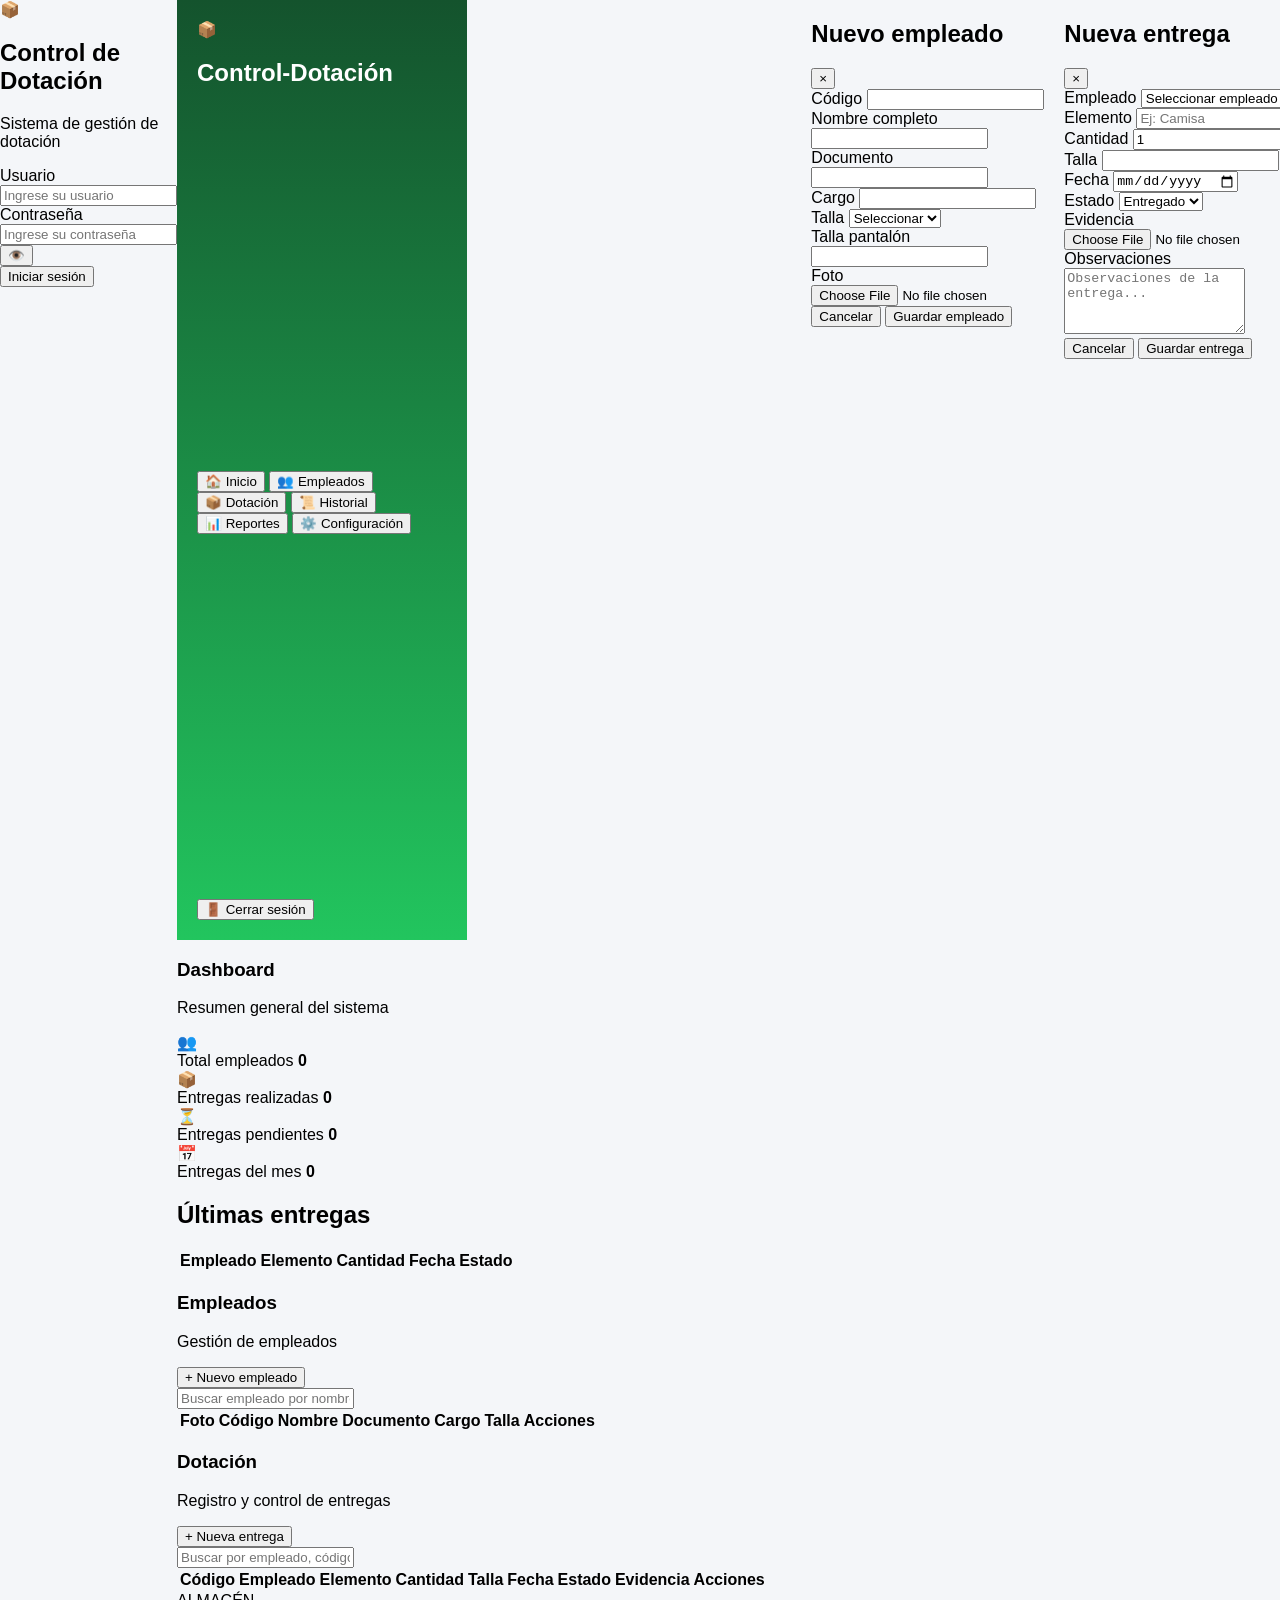
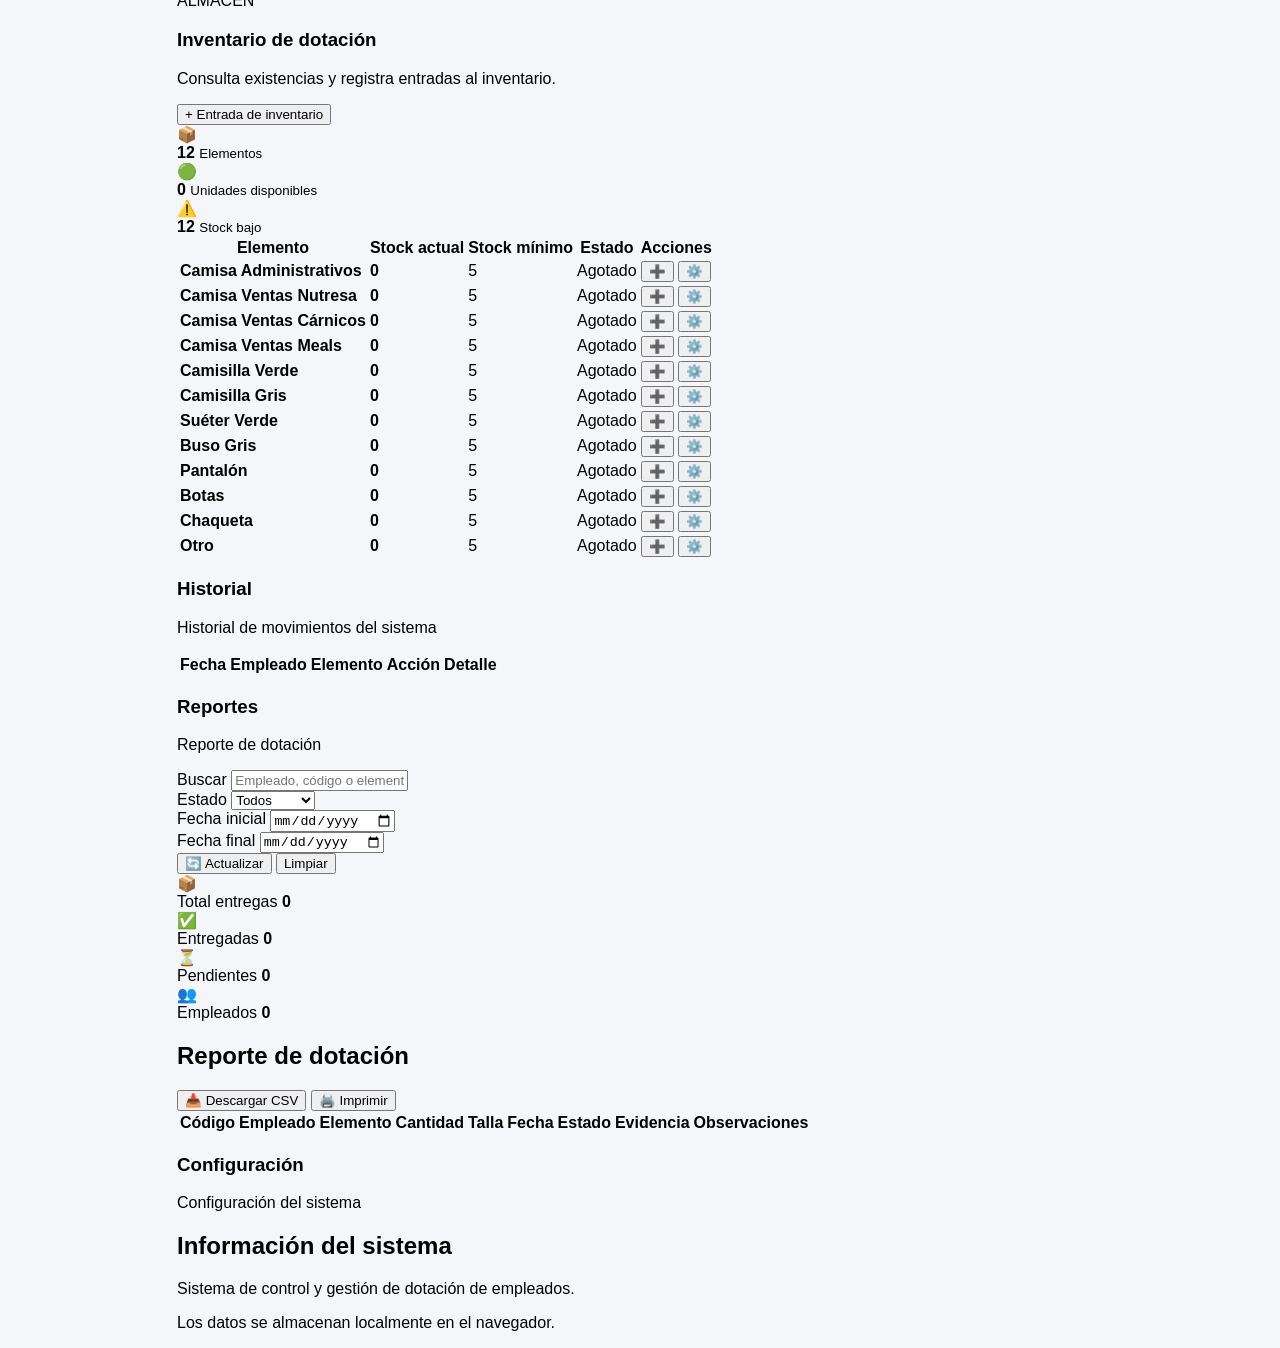
<file: index copy 2.html>
<!DOCTYPE html>
<html lang="es">
<head>
    <meta charset="UTF-8">
    <meta name="viewport" content="width=device-width, initial-scale=1.0">
    <title>Control de Dotación</title>
    <link rel="stylesheet" href="estilos.css">
</head>

<body>

    <!-- LOGIN -->
    <section id="pantallaLogin" class="pantalla-login">
        <div class="login-card">
            <div class="login-icon">📦</div>

            <h1>Control de Dotación</h1>
            <p class="login-subtitle">Sistema de gestión de dotación</p>

            <form id="loginForm">

                <div class="form-group">
                    <label for="usuario">Usuario</label>
                    <input
                        type="text"
                        id="usuario"
                        placeholder="Ingrese su usuario"
                        autocomplete="username"
                        required
                    >
                </div>

                <div class="form-group">
                    <label for="password">Contraseña</label>

                    <div class="password-container">
                        <input
                            type="password"
                            id="password"
                            placeholder="Ingrese su contraseña"
                            autocomplete="current-password"
                            required
                        >

                        <button
                            type="button"
                            id="mostrarPassword"
                            class="password-button"
                        >
                            👁️
                        </button>
                    </div>
                </div>

                <button type="submit" class="btn-login">
                    Iniciar sesión
                </button>

                <p id="mensaje" class="mensaje"></p>

            </form>
        </div>
    </section>


    <!-- DASHBOARD -->
    <section id="dashboard" class="dashboard oculto">

        <!-- BARRA LATERAL -->
        <aside class="sidebar">

            <div class="sidebar-header">
                <div class="logo">📦</div>
                <h2>Control-Dotación</h2>
            </div>

            <nav class="menu">

                <button class="menu-item activo" data-seccion="inicio">
                    🏠 Inicio
                </button>

                <button class="menu-item" data-seccion="empleados">
                    👥 Empleados
                </button>

                <button class="menu-item" data-seccion="dotacion">
                    📦 Dotación
                </button>

                <button class="menu-item" data-seccion="historial">
                    📜 Historial
                </button>

                <button class="menu-item" data-seccion="reportes">
                    📊 Reportes
                </button>

                <button class="menu-item" data-seccion="configuracion">
                    ⚙️ Configuración
                </button>

            </nav>

            <div class="sidebar-footer">
                <button id="cerrarSesion" class="btn-logout">
                    🚪 Cerrar sesión
                </button>
            </div>

        </aside>


        <!-- CONTENIDO PRINCIPAL -->
        <main class="contenido">

            <!-- INICIO -->
            <section id="seccion-inicio" class="seccion activa">

                <div class="encabezado-seccion">
                    <div>
                        <h1>Dashboard</h1>
                        <p>Resumen general del sistema</p>
                    </div>
                </div>


                <div class="tarjetas-resumen">

                    <div class="tarjeta">
                        <div class="tarjeta-icono">👥</div>
                        <div>
                            <span>Total empleados</span>
                            <strong id="totalEmpleados">0</strong>
                        </div>
                    </div>

                    <div class="tarjeta">
                        <div class="tarjeta-icono">📦</div>
                        <div>
                            <span>Entregas realizadas</span>
                            <strong id="totalEntregas">0</strong>
                        </div>
                    </div>

                    <div class="tarjeta">
                        <div class="tarjeta-icono">⏳</div>
                        <div>
                            <span>Entregas pendientes</span>
                            <strong id="totalPendientes">0</strong>
                        </div>
                    </div>

                    <div class="tarjeta">
                        <div class="tarjeta-icono">📅</div>
                        <div>
                            <span>Entregas del mes</span>
                            <strong id="totalMes">0</strong>
                        </div>
                    </div>

                </div>


                <div class="panel">
                    <div class="panel-header">
                        <h2>Últimas entregas</h2>
                    </div>

                    <div class="tabla-contenedor">
                        <table>
                            <thead>
                                <tr>
                                    <th>Empleado</th>
                                    <th>Elemento</th>
                                    <th>Cantidad</th>
                                    <th>Fecha</th>
                                    <th>Estado</th>
                                </tr>
                            </thead>

                            <tbody id="ultimasEntregasBody"></tbody>
                        </table>
                    </div>
                </div>

            </section>


            <!-- EMPLEADOS -->
            <section id="seccion-empleados" class="seccion">

                <div class="encabezado-seccion">
                    <div>
                        <h1>Empleados</h1>
                        <p>Gestión de empleados</p>
                    </div>

                    <button id="nuevoEmpleado" class="btn-principal">
                        + Nuevo empleado
                    </button>
                </div>


                <div class="panel">

                    <div class="barra-herramientas">

                        <input
                            type="text"
                            id="buscarEmpleado"
                            placeholder="Buscar empleado por nombre o código..."
                        >

                    </div>


                    <div class="tabla-contenedor">

                        <table>

                            <thead>
                                <tr>
                                    <th>Foto</th>
                                    <th>Código</th>
                                    <th>Nombre</th>
                                    <th>Documento</th>
                                    <th>Cargo</th>
                                    <th>Talla</th>
                                    <th>Acciones</th>
                                </tr>
                            </thead>

                            <tbody id="tablaEmpleadosBody"></tbody>

                        </table>

                    </div>

                </div>

            </section>


            <!-- DOTACIÓN -->
            <section id="seccion-dotacion" class="seccion">

                <div class="encabezado-seccion">
                    <div>
                        <h1>Dotación</h1>
                        <p>Registro y control de entregas</p>
                    </div>

                    <button id="nuevaEntrega" class="btn-principal">
                        + Nueva entrega
                    </button>
                </div>


                <div class="panel">

                    <div class="barra-herramientas">

                        <input
                            type="text"
                            id="buscarEntrega"
                            placeholder="Buscar por empleado, código o elemento..."
                        >

                    </div>


                    <div class="tabla-contenedor">

                        <table>

                            <thead>
                                <tr>
                                    <th>Código</th>
                                    <th>Empleado</th>
                                    <th>Elemento</th>
                                    <th>Cantidad</th>
                                    <th>Talla</th>
                                    <th>Fecha</th>
                                    <th>Estado</th>
                                    <th>Evidencia</th>
                                    <th>Acciones</th>
                                </tr>
                            </thead>

                            <tbody id="tablaDotacionBody"></tbody>

                        </table>

                    </div>

                </div>

            </section>


            <!-- HISTORIAL -->
            <section id="seccion-historial" class="seccion">

                <div class="encabezado-seccion">
                    <div>
                        <h1>Historial</h1>
                        <p>Historial de movimientos del sistema</p>
                    </div>
                </div>

                <div class="panel">

                    <div class="tabla-contenedor">

                        <table>

                            <thead>
                                <tr>
                                    <th>Fecha</th>
                                    <th>Empleado</th>
                                    <th>Elemento</th>
                                    <th>Acción</th>
                                    <th>Detalle</th>
                                </tr>
                            </thead>

                            <tbody id="tablaHistorialBody"></tbody>

                        </table>

                    </div>

                </div>

            </section>


            <!-- REPORTES -->
            <section id="seccion-reportes" class="seccion">

                <div class="encabezado-seccion">

                    <div>
                        <h1>Reportes</h1>
                        <p>Reporte de dotación</p>
                    </div>

                </div>


                <div class="panel">

                    <div class="filtros-reporte">

                        <div class="form-group">
                            <label for="reporteBuscar">
                                Buscar
                            </label>

                            <input
                                type="text"
                                id="reporteBuscar"
                                placeholder="Empleado, código o elemento..."
                            >
                        </div>


                        <div class="form-group">
                            <label for="reporteEstado">
                                Estado
                            </label>

                            <select id="reporteEstado">
                                <option value="">Todos</option>
                                <option value="Entregado">Entregado</option>
                                <option value="Pendiente">Pendiente</option>
                            </select>
                        </div>


                        <div class="form-group">
                            <label for="reporteFechaInicio">
                                Fecha inicial
                            </label>

                            <input
                                type="date"
                                id="reporteFechaInicio"
                            >
                        </div>


                        <div class="form-group">
                            <label for="reporteFechaFin">
                                Fecha final
                            </label>

                            <input
                                type="date"
                                id="reporteFechaFin"
                            >
                        </div>


                        <div class="acciones-filtro">

                            <button
                                id="actualizarReporte"
                                class="btn-principal"
                                type="button"
                            >
                                🔄 Actualizar
                            </button>

                            <button
                                id="limpiarReporte"
                                class="btn-secundario"
                                type="button"
                            >
                                Limpiar
                            </button>

                        </div>

                    </div>

                </div>


                <div class="tarjetas-resumen">

                    <div class="tarjeta">
                        <div class="tarjeta-icono">📦</div>

                        <div>
                            <span>Total entregas</span>
                            <strong id="reporteTotalEntregas">0</strong>
                        </div>
                    </div>


                    <div class="tarjeta">
                        <div class="tarjeta-icono">✅</div>

                        <div>
                            <span>Entregadas</span>
                            <strong id="reporteEntregadas">0</strong>
                        </div>
                    </div>


                    <div class="tarjeta">
                        <div class="tarjeta-icono">⏳</div>

                        <div>
                            <span>Pendientes</span>
                            <strong id="reportePendientes">0</strong>
                        </div>
                    </div>


                    <div class="tarjeta">
                        <div class="tarjeta-icono">👥</div>

                        <div>
                            <span>Empleados</span>
                            <strong id="reporteEmpleados">0</strong>
                        </div>
                    </div>

                </div>


                <div class="panel">

                    <div class="panel-header">

                        <h2>Reporte de dotación</h2>

                        <div class="acciones-reporte">

                            <button
                                id="descargarReporte"
                                class="btn-principal"
                                type="button"
                            >
                                📥 Descargar CSV
                            </button>

                            <button
                                id="imprimirReporte"
                                class="btn-secundario"
                                type="button"
                            >
                                🖨️ Imprimir
                            </button>

                        </div>

                    </div>


                    <div class="tabla-contenedor">

                        <table id="tablaReporte">

                            <thead>

                                <tr>
                                    <th>Código</th>
                                    <th>Empleado</th>
                                    <th>Elemento</th>
                                    <th>Cantidad</th>
                                    <th>Talla</th>
                                    <th>Fecha</th>
                                    <th>Estado</th>
                                    <th>Evidencia</th>
                                    <th>Observaciones</th>
                                </tr>

                            </thead>

                            <tbody id="tablaReporteBody"></tbody>

                        </table>

                    </div>

                </div>

            </section>


            <!-- CONFIGURACIÓN -->
            <section id="seccion-configuracion" class="seccion">

                <div class="encabezado-seccion">

                    <div>
                        <h1>Configuración</h1>
                        <p>Configuración del sistema</p>
                    </div>

                </div>


                <div class="panel">

                    <h2>Información del sistema</h2>

                    <p>
                        Sistema de control y gestión de dotación de empleados.
                    </p>

                    <p>
                        Los datos se almacenan localmente en el navegador.
                    </p>

                </div>

            </section>

        </main>

    </section>


    <!-- MODAL EMPLEADO -->
    <div id="modalEmpleado" class="modal oculto">

        <div class="modal-contenido">

            <div class="modal-header">

                <h2 id="tituloModalEmpleado">
                    Nuevo empleado
                </h2>

                <button
                    type="button"
                    class="cerrar-modal"
                    id="cerrarModalEmpleado"
                >
                    ×
                </button>

            </div>


            <form id="formEmpleado">

                <input type="hidden" id="empleadoId">


                <div class="form-grid">

                    <div class="form-group">
                        <label for="empleadoCodigo">
                            Código
                        </label>

                        <input
                            type="text"
                            id="empleadoCodigo"
                            required
                        >
                    </div>


                    <div class="form-group">
                        <label for="empleadoNombre">
                            Nombre completo
                        </label>

                        <input
                            type="text"
                            id="empleadoNombre"
                            required
                        >
                    </div>


                    <div class="form-group">
                        <label for="empleadoDocumento">
                            Documento
                        </label>

                        <input
                            type="text"
                            id="empleadoDocumento"
                        >
                    </div>


                    <div class="form-group">
                        <label for="empleadoCargo">
                            Cargo
                        </label>

                        <input
                            type="text"
                            id="empleadoCargo"
                        >
                    </div>


                    <div class="form-group">
                        <label for="empleadoTalla">
                            Talla
                        </label>

                        <select id="empleadoTalla">

                            <option value="">
                                Seleccionar
                            </option>

                            <option value="XS">XS</option>
                            <option value="S">S</option>
                            <option value="M">M</option>
                            <option value="L">L</option>
                            <option value="XL">XL</option>
                            <option value="XXL">XXL</option>

                        </select>

                    </div>


                    <div class="form-group">
                        <label for="empleadoTallaPantalon">
                            Talla pantalón
                        </label>

                        <input
                            type="text"
                            id="empleadoTallaPantalon"
                        >
                    </div>


                    <div class="form-group form-group-full">

                        <label for="empleadoFoto">
                            Foto
                        </label>

                        <input
                            type="file"
                            id="empleadoFoto"
                            accept="image/*"
                        >

                    </div>

                </div>


                <div class="modal-acciones">

                    <button
                        type="button"
                        id="cancelarEmpleado"
                        class="btn-secundario"
                    >
                        Cancelar
                    </button>

                    <button
                        type="submit"
                        class="btn-principal"
                    >
                        Guardar empleado
                    </button>

                </div>

            </form>

        </div>

    </div>


    <!-- MODAL DOTACIÓN -->
    <div id="modalEntrega" class="modal oculto">

        <div class="modal-contenido">

            <div class="modal-header">

                <h2 id="tituloModalEntrega">
                    Nueva entrega
                </h2>

                <button
                    type="button"
                    class="cerrar-modal"
                    id="cerrarModalEntrega"
                >
                    ×
                </button>

            </div>


            <form id="formEntrega">

                <input type="hidden" id="entregaId">


                <div class="form-grid">

                    <div class="form-group form-group-full">

                        <label for="entregaEmpleado">
                            Empleado
                        </label>

                        <select id="entregaEmpleado" required>

                            <option value="">
                                Seleccionar empleado
                            </option>

                        </select>

                    </div>


                    <div class="form-group">

                        <label for="entregaElemento">
                            Elemento
                        </label>

                        <input
                            type="text"
                            id="entregaElemento"
                            placeholder="Ej: Camisa"
                            required
                        >

                    </div>


                    <div class="form-group">

                        <label for="entregaCantidad">
                            Cantidad
                        </label>

                        <input
                            type="number"
                            id="entregaCantidad"
                            min="1"
                            value="1"
                            required
                        >

                    </div>


                    <div class="form-group">

                        <label for="entregaTalla">
                            Talla
                        </label>

                        <input
                            type="text"
                            id="entregaTalla"
                        >

                    </div>


                    <div class="form-group">

                        <label for="entregaFecha">
                            Fecha
                        </label>

                        <input
                            type="date"
                            id="entregaFecha"
                            required
                        >

                    </div>


                    <div class="form-group">

                        <label for="entregaEstado">
                            Estado
                        </label>

                        <select id="entregaEstado">

                            <option value="Entregado">
                                Entregado
                            </option>

                            <option value="Pendiente">
                                Pendiente
                            </option>

                        </select>

                    </div>


                    <div class="form-group form-group-full">

                        <label for="entregaEvidencia">
                            Evidencia
                        </label>

                        <input
                            type="file"
                            id="entregaEvidencia"
                            accept="image/*"
                        >

                    </div>


                    <div class="form-group form-group-full">

                        <label for="entregaObservaciones">
                            Observaciones
                        </label>

                        <textarea
                            id="entregaObservaciones"
                            rows="4"
                            placeholder="Observaciones de la entrega..."
                        ></textarea>

                    </div>

                </div>


                <div class="modal-acciones">

                    <button
                        type="button"
                        id="cancelarEntrega"
                        class="btn-secundario"
                    >
                        Cancelar
                    </button>

                    <button
                        type="submit"
                        class="btn-principal"
                    >
                        Guardar entrega
                    </button>

                </div>

            </form>

        </div>

    </div>


    <script src="script.js"></script>

</body>
</html>
</file>
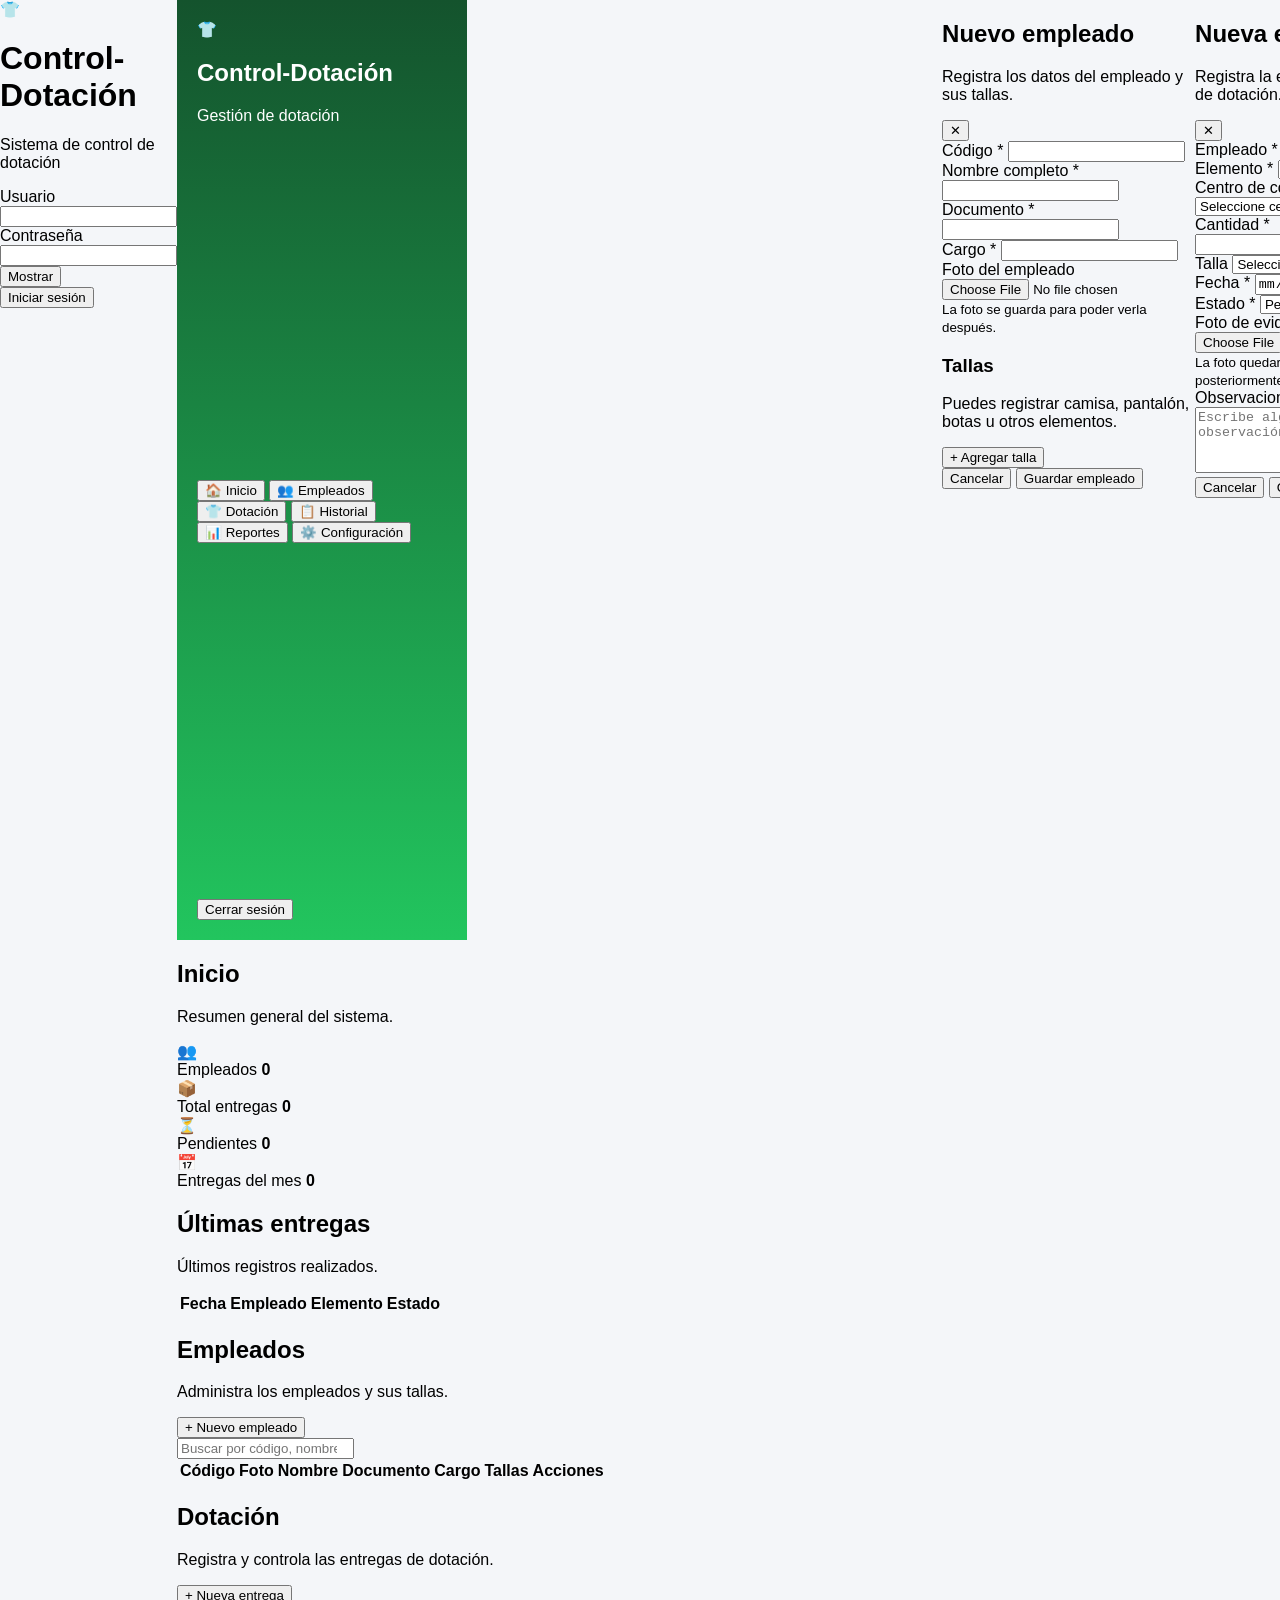
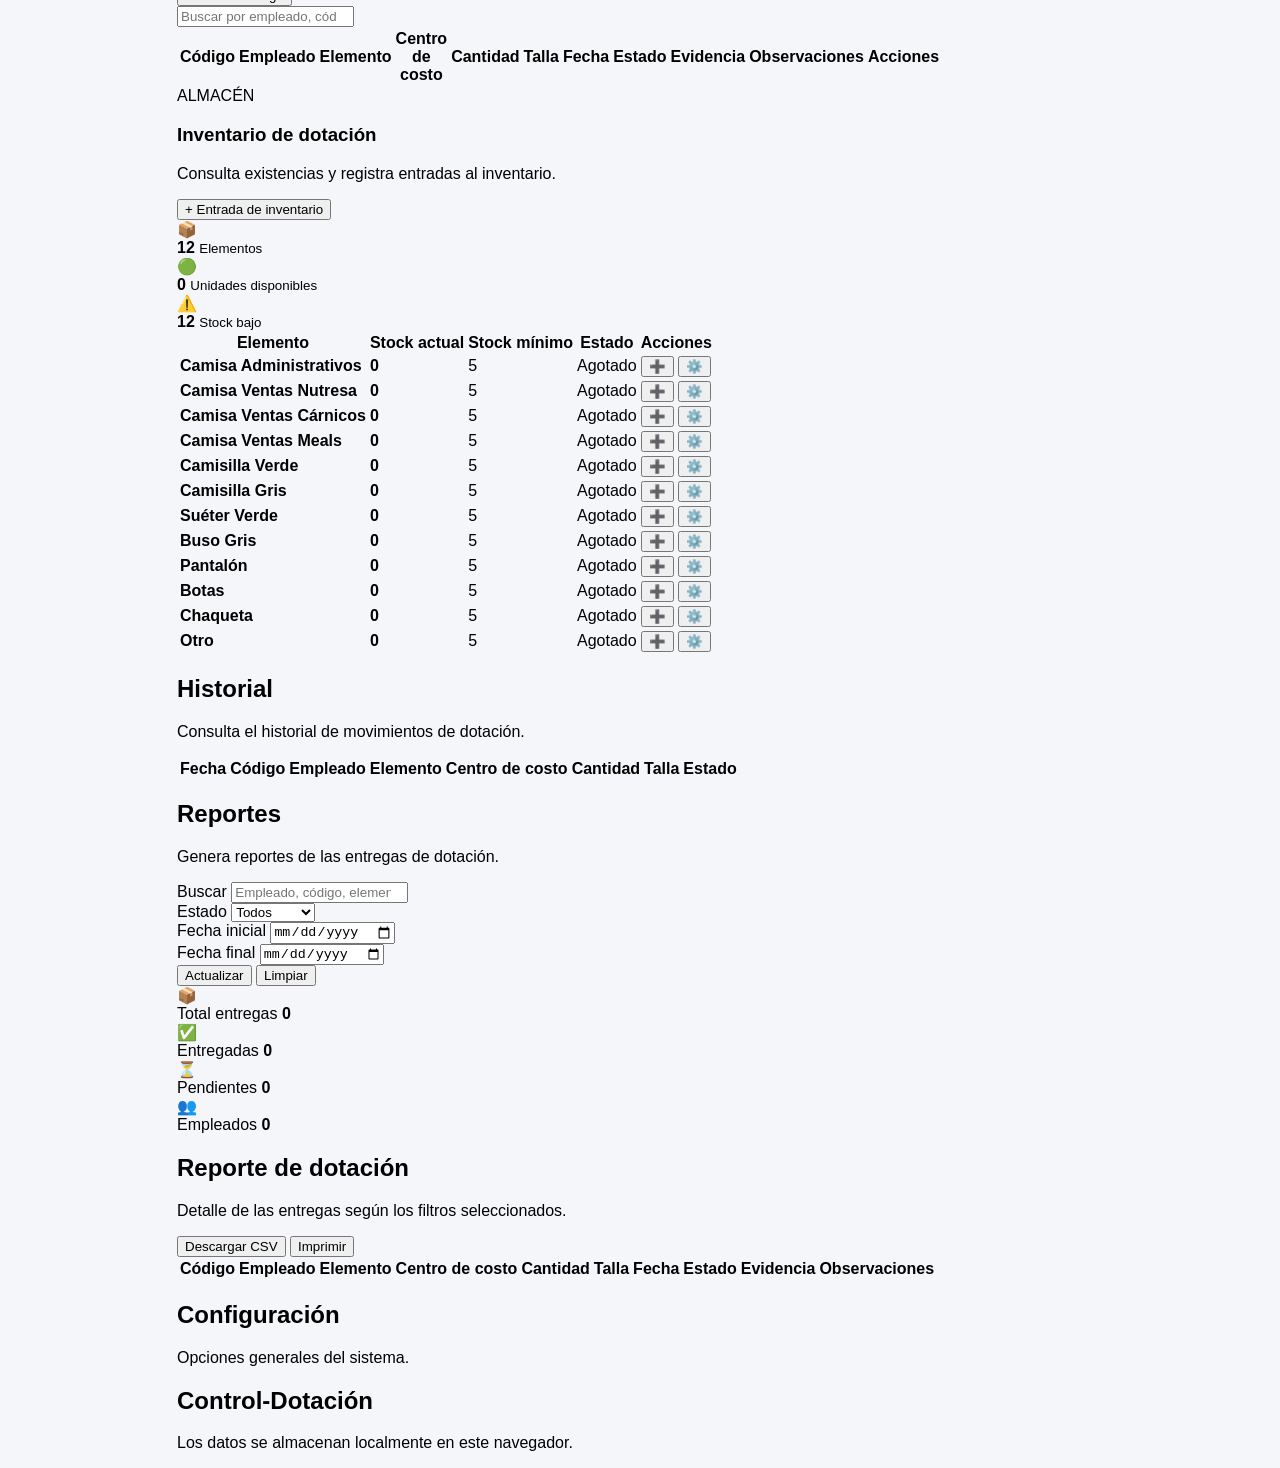
<file: index copy 3.html>
<!DOCTYPE html>
<html lang="es">
<head>
    <meta charset="UTF-8">
    <meta name="viewport" content="width=device-width, initial-scale=1.0">
    <title>Control-Dotación</title>
    <link rel="stylesheet" href="estilos.css">
</head>
<body>

    <!-- LOGIN -->
    <div id="pantallaLogin" class="pantalla-login">
        <div class="login-card">
            <div class="login-icono">👕</div>

            <h1>Control-Dotación</h1>
            <p class="login-subtitulo">Sistema de control de dotación</p>

            <form id="loginForm">

                <div class="campo">
                    <label for="usuario">Usuario</label>
                    <input
                        type="text"
                        id="usuario"
                        autocomplete="username"
                        required
                    >
                </div>

                <div class="campo">
                    <label for="password">Contraseña</label>

                    <div class="campo-password">
                        <input
                            type="password"
                            id="password"
                            autocomplete="current-password"
                            required
                        >

                        <button
                            type="button"
                            id="mostrarPassword"
                            class="btn-mostrar-password"
                        >
                            Mostrar
                        </button>
                    </div>
                </div>

                <button
                    type="submit"
                    class="btn-principal btn-login"
                >
                    Iniciar sesión
                </button>

                <p id="mensaje" class="mensaje-login"></p>

            </form>
        </div>
    </div>


    <!-- DASHBOARD -->
    <div id="dashboard" class="dashboard oculto">

        <!-- SIDEBAR -->
        <aside class="sidebar">

            <div class="sidebar-logo">

                <div class="logo-icono">👕</div>

                <div>
                    <h2>Control-Dotación</h2>
                    <span>Gestión de dotación</span>
                </div>

            </div>


            <!-- MENU -->
            <nav class="menu">

                <button
                    type="button"
                    class="menu-item activo"
                    data-seccion="inicio"
                >
                    🏠
                    <span>Inicio</span>
                </button>

                <button
                    type="button"
                    class="menu-item"
                    data-seccion="empleados"
                >
                    👥
                    <span>Empleados</span>
                </button>

                <button
                    type="button"
                    class="menu-item"
                    data-seccion="dotacion"
                >
                    👕
                    <span>Dotación</span>
                </button>

                <button
                    type="button"
                    class="menu-item"
                    data-seccion="historial"
                >
                    📋
                    <span>Historial</span>
                </button>

                <button
                    type="button"
                    class="menu-item"
                    data-seccion="reportes"
                >
                    📊
                    <span>Reportes</span>
                </button>

                <button
                    type="button"
                    class="menu-item"
                    data-seccion="configuracion"
                >
                    ⚙️
                    <span>Configuración</span>
                </button>

            </nav>


            <div class="sidebar-footer">

                <button
                    type="button"
                    id="cerrarSesion"
                    class="btn-cerrar-sesion"
                >
                    Cerrar sesión
                </button>

            </div>

        </aside>


        <!-- CONTENIDO -->
        <main class="contenido">


            <!-- =========================
                 INICIO
            ========================== -->
            <section
                id="seccion-inicio"
                class="seccion activa"
            >

                <div class="encabezado-seccion">

                    <div>
                        <h1>Inicio</h1>
                        <p>Resumen general del sistema.</p>
                    </div>

                </div>


                <div class="tarjetas-resumen">

                    <div class="tarjeta-resumen">
                        <div class="tarjeta-icono">👥</div>

                        <div>
                            <span>Empleados</span>
                            <strong id="totalEmpleados">0</strong>
                        </div>
                    </div>


                    <div class="tarjeta-resumen">
                        <div class="tarjeta-icono">📦</div>

                        <div>
                            <span>Total entregas</span>
                            <strong id="totalEntregas">0</strong>
                        </div>
                    </div>


                    <div class="tarjeta-resumen">
                        <div class="tarjeta-icono">⏳</div>

                        <div>
                            <span>Pendientes</span>
                            <strong id="totalPendientes">0</strong>
                        </div>
                    </div>


                    <div class="tarjeta-resumen">
                        <div class="tarjeta-icono">📅</div>

                        <div>
                            <span>Entregas del mes</span>
                            <strong id="totalMes">0</strong>
                        </div>
                    </div>

                </div>


                <div class="panel">

                    <div class="panel-header">

                        <div>
                            <h2>Últimas entregas</h2>
                            <p>Últimos registros realizados.</p>
                        </div>

                    </div>


                    <div class="tabla-contenedor">

                        <table>

                            <thead>

                                <tr>
                                    <th>Fecha</th>
                                    <th>Empleado</th>
                                    <th>Elemento</th>
                                    <th>Estado</th>
                                </tr>

                            </thead>

                            <tbody id="ultimasEntregasBody"></tbody>

                        </table>

                    </div>

                </div>

            </section>


            <!-- =========================
                 EMPLEADOS
            ========================== -->
            <section
                id="seccion-empleados"
                class="seccion oculto"
            >

                <div class="encabezado-seccion">

                    <div>
                        <h1>Empleados</h1>
                        <p>Administra los empleados y sus tallas.</p>
                    </div>

                    <button
                        type="button"
                        id="nuevoEmpleado"
                        class="btn-principal"
                    >
                        + Nuevo empleado
                    </button>

                </div>


                <div class="panel">

                    <div class="barra-herramientas">

                        <div class="buscador">

                            <input
                                type="search"
                                id="buscarEmpleado"
                                placeholder="Buscar por código, nombre, documento o cargo..."
                            >

                        </div>

                    </div>


                    <div class="tabla-contenedor">

                        <table>

                            <thead>

                                <tr>
                                    <th>Código</th>
                                    <th>Foto</th>
                                    <th>Nombre</th>
                                    <th>Documento</th>
                                    <th>Cargo</th>
                                    <th>Tallas</th>
                                    <th>Acciones</th>
                                </tr>

                            </thead>

                            <tbody id="tablaEmpleadosBody"></tbody>

                        </table>

                    </div>

                </div>

            </section>


            <!-- =========================
                 DOTACION
            ========================== -->
            <section
                id="seccion-dotacion"
                class="seccion oculto"
            >

                <div class="encabezado-seccion">

                    <div>
                        <h1>Dotación</h1>
                        <p>Registra y controla las entregas de dotación.</p>
                    </div>

                    <button
                        type="button"
                        id="nuevaEntrega"
                        class="btn-principal"
                    >
                        + Nueva entrega
                    </button>

                </div>


                <div class="panel">

                    <div class="barra-herramientas">

                        <div class="buscador">

                            <input
                                type="search"
                                id="buscarEntrega"
                                placeholder="Buscar por empleado, código, elemento o centro de costo..."
                            >

                        </div>

                    </div>


                    <div class="tabla-contenedor">

                        <table>

                            <thead>

                                <tr>
                                    <th>Código</th>
                                    <th>Empleado</th>
                                    <th>Elemento</th>
                                    <th>Centro de costo</th>
                                    <th>Cantidad</th>
                                    <th>Talla</th>
                                    <th>Fecha</th>
                                    <th>Estado</th>
                                    <th>Evidencia</th>
                                    <th>Observaciones</th>
                                    <th>Acciones</th>
                                </tr>

                            </thead>

                            <tbody id="tablaDotacionBody"></tbody>

                        </table>

                    </div>

                </div>

            </section>


            <!-- =========================
                 HISTORIAL
            ========================== -->
            <section
                id="seccion-historial"
                class="seccion oculto"
            >

                <div class="encabezado-seccion">

                    <div>
                        <h1>Historial</h1>
                        <p>Consulta el historial de movimientos de dotación.</p>
                    </div>

                </div>


                <div class="panel">

                    <div class="tabla-contenedor">

                        <table>

                            <thead>

                                <tr>
                                    <th>Fecha</th>
                                    <th>Código</th>
                                    <th>Empleado</th>
                                    <th>Elemento</th>
                                    <th>Centro de costo</th>
                                    <th>Cantidad</th>
                                    <th>Talla</th>
                                    <th>Estado</th>
                                </tr>

                            </thead>

                            <tbody id="tablaHistorialBody"></tbody>

                        </table>

                    </div>

                </div>

            </section>


            <!-- =========================
                 REPORTES
            ========================== -->
            <section
                id="seccion-reportes"
                class="seccion oculto"
            >

                <div class="encabezado-seccion">

                    <div>
                        <h1>Reportes</h1>
                        <p>Genera reportes de las entregas de dotación.</p>
                    </div>

                </div>


                <div class="panel">

                    <div class="filtros-reporte">

                        <div class="campo">

                            <label for="reporteBuscar">
                                Buscar
                            </label>

                            <input
                                type="search"
                                id="reporteBuscar"
                                placeholder="Empleado, código, elemento o centro..."
                            >

                        </div>


                        <div class="campo">

                            <label for="reporteEstado">
                                Estado
                            </label>

                            <select id="reporteEstado">

                                <option value="">
                                    Todos
                                </option>

                                <option value="Entregada">
                                    Entregada
                                </option>

                                <option value="Pendiente">
                                    Pendiente
                                </option>

                            </select>

                        </div>


                        <div class="campo">

                            <label for="reporteFechaInicio">
                                Fecha inicial
                            </label>

                            <input
                                type="date"
                                id="reporteFechaInicio"
                            >

                        </div>


                        <div class="campo">

                            <label for="reporteFechaFin">
                                Fecha final
                            </label>

                            <input
                                type="date"
                                id="reporteFechaFin"
                            >

                        </div>


                        <div class="acciones-filtros">

                            <button
                                type="button"
                                id="actualizarReporte"
                                class="btn-principal"
                            >
                                Actualizar
                            </button>

                            <button
                                type="button"
                                id="limpiarReporte"
                                class="btn-secundario"
                            >
                                Limpiar
                            </button>

                        </div>

                    </div>

                </div>


                <div class="tarjetas-resumen">

                    <div class="tarjeta-resumen">

                        <div class="tarjeta-icono">📦</div>

                        <div>
                            <span>Total entregas</span>
                            <strong id="reporteTotalEntregas">0</strong>
                        </div>

                    </div>


                    <div class="tarjeta-resumen">

                        <div class="tarjeta-icono">✅</div>

                        <div>
                            <span>Entregadas</span>
                            <strong id="reporteEntregadas">0</strong>
                        </div>

                    </div>


                    <div class="tarjeta-resumen">

                        <div class="tarjeta-icono">⏳</div>

                        <div>
                            <span>Pendientes</span>
                            <strong id="reportePendientes">0</strong>
                        </div>

                    </div>


                    <div class="tarjeta-resumen">

                        <div class="tarjeta-icono">👥</div>

                        <div>
                            <span>Empleados</span>
                            <strong id="reporteEmpleados">0</strong>
                        </div>

                    </div>

                </div>


                <div class="panel">

                    <div class="panel-header">

                        <div>

                            <h2>Reporte de dotación</h2>

                            <p>
                                Detalle de las entregas según los filtros seleccionados.
                            </p>

                        </div>


                        <div class="acciones-panel">

                            <button
                                type="button"
                                id="descargarReporte"
                                class="btn-secundario"
                            >
                                Descargar CSV
                            </button>

                            <button
                                type="button"
                                id="imprimirReporte"
                                class="btn-principal"
                            >
                                Imprimir
                            </button>

                        </div>

                    </div>


                    <div class="tabla-contenedor">

                        <table id="tablaReporte">

                            <thead>

                                <tr>
                                    <th>Código</th>
                                    <th>Empleado</th>
                                    <th>Elemento</th>
                                    <th>Centro de costo</th>
                                    <th>Cantidad</th>
                                    <th>Talla</th>
                                    <th>Fecha</th>
                                    <th>Estado</th>
                                    <th>Evidencia</th>
                                    <th>Observaciones</th>
                                </tr>

                            </thead>

                            <tbody id="tablaReporteBody"></tbody>

                        </table>

                    </div>

                </div>

            </section>


            <!-- =========================
                 CONFIGURACION
            ========================== -->
            <section
                id="seccion-configuracion"
                class="seccion oculto"
            >

                <div class="encabezado-seccion">

                    <div>
                        <h1>Configuración</h1>
                        <p>Opciones generales del sistema.</p>
                    </div>

                </div>


                <div class="panel">

                    <h2>Control-Dotación</h2>

                    <p>
                        Los datos se almacenan localmente en este navegador.
                    </p>

                </div>

            </section>

        </main>

    </div>


    <!-- =========================
         MODAL EMPLEADO
    ========================== -->
    <div
        id="modalEmpleado"
        class="modal oculto"
    >

        <div class="modal-contenido">

            <div class="modal-header">

                <div>

                    <h2 id="tituloModalEmpleado">
                        Nuevo empleado
                    </h2>

                    <p>
                        Registra los datos del empleado y sus tallas.
                    </p>

                </div>


                <button
                    type="button"
                    id="cerrarModalEmpleado"
                    class="btn-cerrar-modal"
                >
                    ✕
                </button>

            </div>


            <form id="formEmpleado">

                <input
                    type="hidden"
                    id="empleadoId"
                >


                <div class="form-grid">

                    <div class="campo">

                        <label for="empleadoCodigo">
                            Código *
                        </label>

                        <input
                            type="text"
                            id="empleadoCodigo"
                            required
                        >

                    </div>


                    <div class="campo">

                        <label for="empleadoNombre">
                            Nombre completo *
                        </label>

                        <input
                            type="text"
                            id="empleadoNombre"
                            required
                        >

                    </div>


                    <div class="campo">

                        <label for="empleadoDocumento">
                            Documento *
                        </label>

                        <input
                            type="text"
                            id="empleadoDocumento"
                            required
                        >

                    </div>


                    <div class="campo">

                        <label for="empleadoCargo">
                            Cargo *
                        </label>

                        <input
                            type="text"
                            id="empleadoCargo"
                            required
                        >

                    </div>


                    <div class="campo campo-completo">

                        <label for="empleadoFoto">
                            Foto del empleado
                        </label>

                        <input
                            type="file"
                            id="empleadoFoto"
                            accept="image/*"
                        >

                        <small>
                            La foto se guarda para poder verla después.
                        </small>

                    </div>

                </div>


                <div class="seccion-formulario">

                    <div class="titulo-formulario">

                        <div>

                            <h3>Tallas</h3>

                            <p>
                                Puedes registrar camisa, pantalón, botas u otros elementos.
                            </p>

                        </div>


                        <button
                            type="button"
                            id="agregarTalla"
                            class="btn-secundario"
                        >
                            + Agregar talla
                        </button>

                    </div>


                    <div
                        id="listaTallas"
                        class="lista-tallas"
                    ></div>

                </div>


                <div class="modal-footer">

                    <button
                        type="button"
                        id="cancelarEmpleado"
                        class="btn-secundario"
                    >
                        Cancelar
                    </button>

                    <button
                        type="submit"
                        class="btn-principal"
                    >
                        Guardar empleado
                    </button>

                </div>

            </form>

        </div>

    </div>


    <!-- =========================
         MODAL DOTACION
    ========================== -->
    <div
        id="modalEntrega"
        class="modal oculto"
    >

        <div class="modal-contenido">

            <div class="modal-header">

                <div>

                    <h2 id="tituloModalEntrega">
                        Nueva entrega
                    </h2>

                    <p>
                        Registra la entrega de un elemento de dotación.
                    </p>

                </div>


                <button
                    type="button"
                    id="cerrarModalEntrega"
                    class="btn-cerrar-modal"
                >
                    ✕
                </button>

            </div>


            <form id="formEntrega">

                <input
                    type="hidden"
                    id="entregaId"
                >


                <div class="form-grid">

                    <div class="campo campo-completo">

                        <label for="entregaEmpleado">
                            Empleado *
                        </label>

                        <select
                            id="entregaEmpleado"
                            required
                        >

                            <option value="">
                                Seleccione empleado
                            </option>

                        </select>

                    </div>


                    <div class="campo">

                        <label for="entregaElemento">
                            Elemento *
                        </label>

                        <select
                            id="entregaElemento"
                            required
                        >

                            <option value="">
                                Seleccione elemento
                            </option>

                        </select>

                    </div>


                    <div class="campo">

                        <label for="entregaCentroCosto">
                            Centro de costo *
                        </label>

                        <select
                            id="entregaCentroCosto"
                            required
                        >

                            <option value="">
                                Seleccione centro de costo
                            </option>

                        </select>

                    </div>


                    <div class="campo">

                        <label for="entregaCantidad">
                            Cantidad *
                        </label>

                        <input
                            type="number"
                            id="entregaCantidad"
                            min="1"
                            step="1"
                            required
                        >

                    </div>


                    <div class="campo">

                        <label for="entregaTalla">
                            Talla
                        </label>

                        <select id="entregaTalla">

                            <option value="">
                                Seleccione talla
                            </option>

                        </select>

                    </div>


                    <div class="campo">

                        <label for="entregaFecha">
                            Fecha *
                        </label>

                        <input
                            type="date"
                            id="entregaFecha"
                            required
                        >

                    </div>


                    <div class="campo">

                        <label for="entregaEstado">
                            Estado *
                        </label>

                        <select
                            id="entregaEstado"
                            required
                        >

                            <option value="Pendiente">
                                Pendiente
                            </option>

                            <option value="Entregada">
                                Entregada
                            </option>

                        </select>

                    </div>


                    <div class="campo campo-completo">

                        <label for="entregaEvidencia">
                            Foto de evidencia
                        </label>

                        <input
                            type="file"
                            id="entregaEvidencia"
                            accept="image/*"
                        >

                        <small>
                            La foto quedará guardada y podrá verse posteriormente.
                        </small>

                    </div>


                    <div class="campo campo-completo">

                        <label for="entregaObservaciones">
                            Observaciones
                        </label>

                        <textarea
                            id="entregaObservaciones"
                            rows="4"
                            placeholder="Escribe alguna observación..."
                        ></textarea>

                    </div>

                </div>


                <div class="modal-footer">

                    <button
                        type="button"
                        id="cancelarEntrega"
                        class="btn-secundario"
                    >
                        Cancelar
                    </button>

                    <button
                        type="submit"
                        class="btn-principal"
                    >
                        Guardar entrega
                    </button>

                </div>

            </form>

        </div>

    </div>


    <script src="script.js"></script>

</body>
</html>
</file>
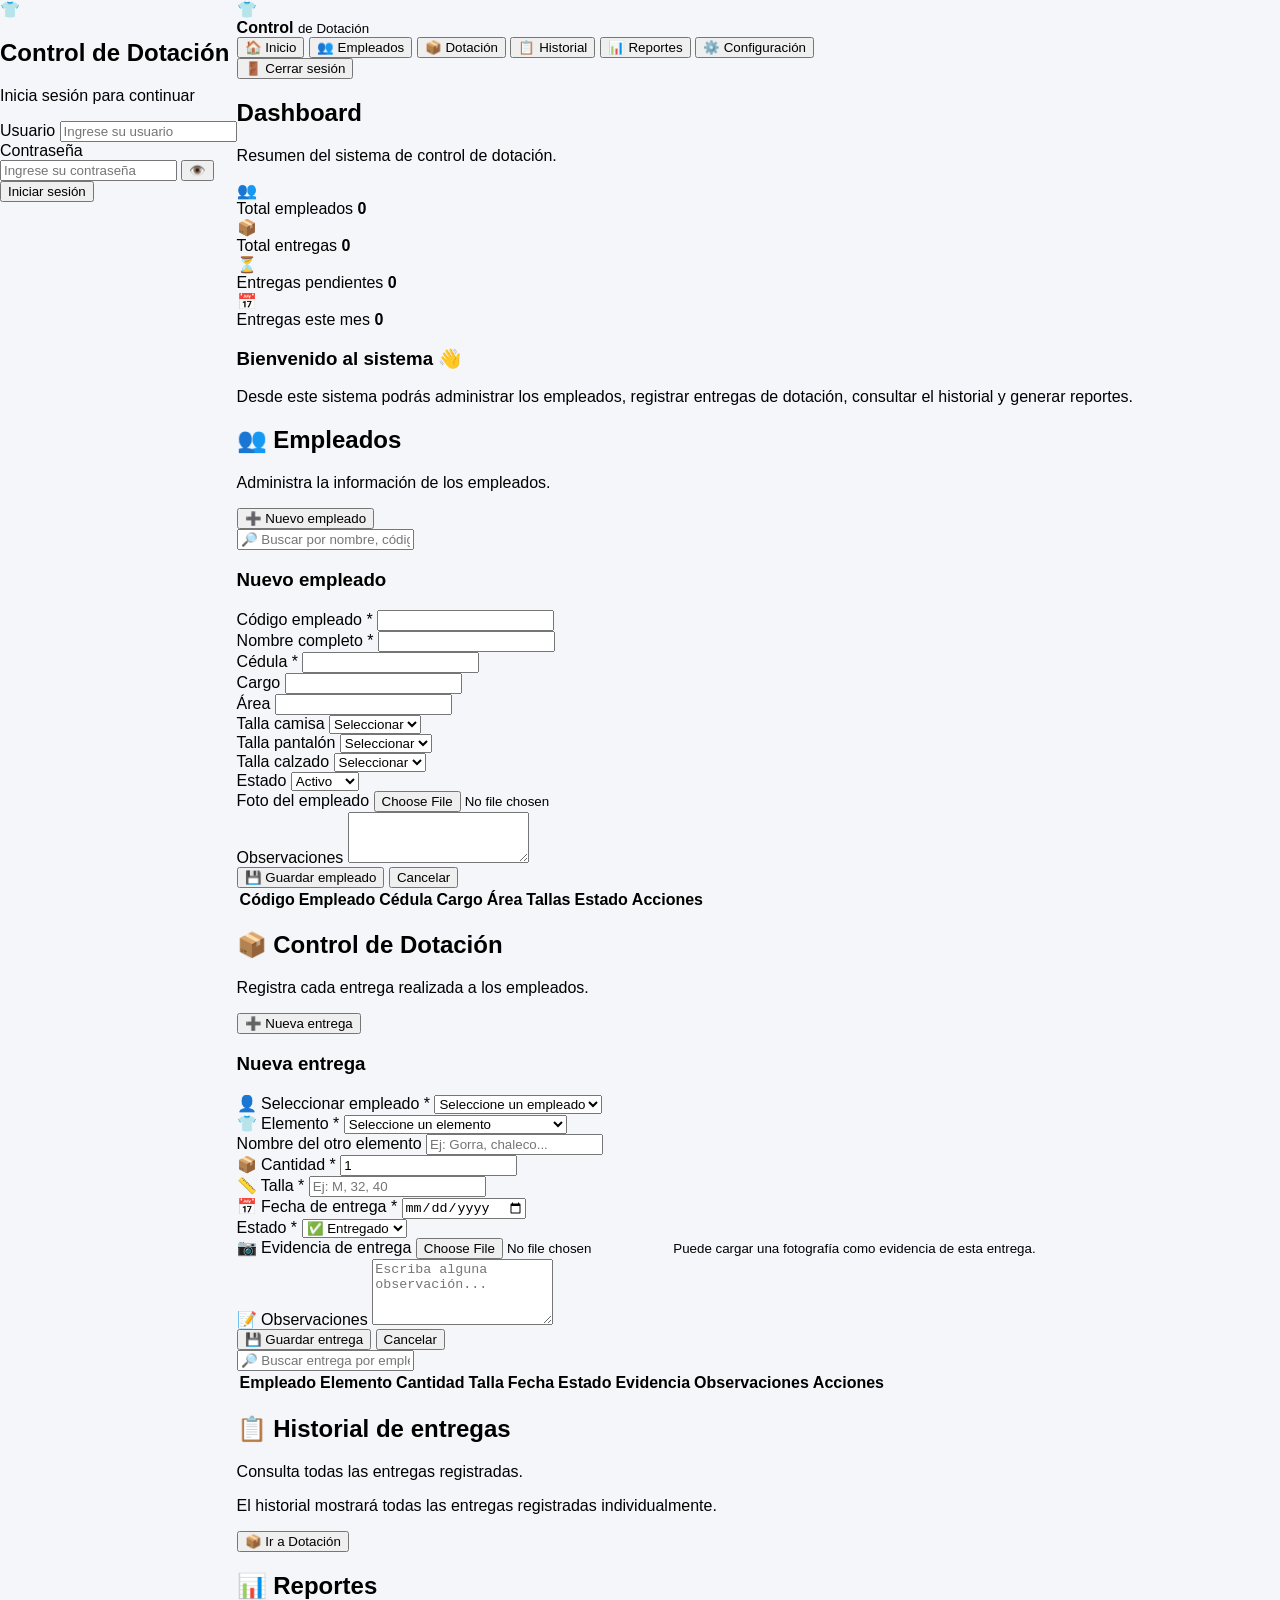
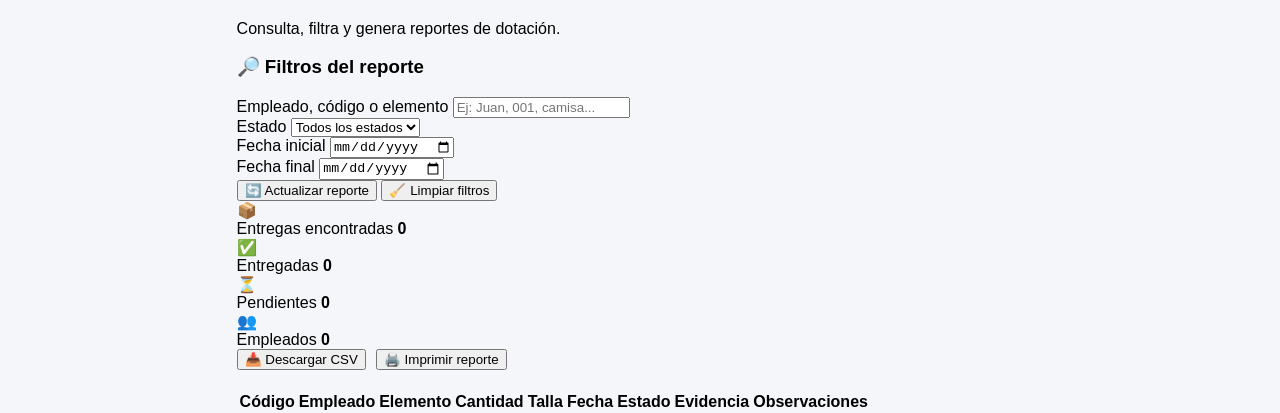
<file: index copy.html>
<!DOCTYPE html>
<html lang="es">
<head>
    <meta charset="UTF-8">
    <meta name="viewport" content="width=device-width, initial-scale=1.0">
    <title>Control de Dotación</title>
    <link rel="stylesheet" href="estilos.css">
</head>

<body>

    <!-- ================= LOGIN ================= -->
    <section id="pantallaLogin" class="pantalla-login">

        <div class="contenedor-login">

            <div class="icono-login">👕</div>

            <h1>Control de Dotación</h1>
            <p>Inicia sesión para continuar</p>

            <form id="loginForm">

                <div class="campo-login">
                    <label for="usuario">Usuario</label>
                    <input type="text" id="usuario" placeholder="Ingrese su usuario" required>
                </div>

                <div class="campo-login">
                    <label for="password">Contraseña</label>

                    <div class="password-contenedor">
                        <input type="password" id="password" placeholder="Ingrese su contraseña" required>
                        <button type="button" id="mostrarPassword">👁️</button>
                    </div>
                </div>

                <button type="submit" class="boton-login">
                    Iniciar sesión
                </button>

                <p id="mensaje" class="mensaje"></p>

            </form>

        </div>

    </section>


    <!-- ================= DASHBOARD ================= -->
    <section id="dashboard" class="dashboard oculto">

        <!-- BARRA LATERAL -->
        <aside class="barra-lateral">

            <div class="logo">
                <span>👕</span>
                <div>
                    <strong>Control</strong>
                    <small>de Dotación</small>
                </div>
            </div>

            <nav class="menu">

                <button class="menu-item activo" data-seccion="inicio">
                    🏠 Inicio
                </button>

                <button class="menu-item" data-seccion="empleados">
                    👥 Empleados
                </button>

                <button class="menu-item" data-seccion="dotacion">
                    📦 Dotación
                </button>

                <button class="menu-item" data-seccion="historial">
                    📋 Historial
                </button>

                <button class="menu-item" data-seccion="reportes">
                    📊 Reportes
                </button>

                <button class="menu-item" data-seccion="configuracion">
                    ⚙️ Configuración
                </button>

            </nav>

            <button id="cerrarSesion" class="boton-salir">
                🚪 Cerrar sesión
            </button>

        </aside>


        <!-- CONTENIDO PRINCIPAL -->
        <main class="contenido-principal">

            <!-- ================= INICIO ================= -->
            <section id="seccionInicio" class="seccion">

                <div class="encabezado-seccion">
                    <div>
                        <h2>Dashboard</h2>
                        <p>Resumen del sistema de control de dotación.</p>
                    </div>
                </div>


                <div class="tarjetas-estadisticas">

                    <div class="tarjeta">
                        <div class="tarjeta-icono">👥</div>
                        <div>
                            <span>Total empleados</span>
                            <strong id="totalEmpleados">0</strong>
                        </div>
                    </div>

                    <div class="tarjeta">
                        <div class="tarjeta-icono">📦</div>
                        <div>
                            <span>Total entregas</span>
                            <strong id="totalEntregas">0</strong>
                        </div>
                    </div>

                    <div class="tarjeta">
                        <div class="tarjeta-icono">⏳</div>
                        <div>
                            <span>Entregas pendientes</span>
                            <strong id="totalPendientes">0</strong>
                        </div>
                    </div>

                    <div class="tarjeta">
                        <div class="tarjeta-icono">📅</div>
                        <div>
                            <span>Entregas este mes</span>
                            <strong id="entregasMes">0</strong>
                        </div>
                    </div>

                </div>


                <div class="panel bienvenida">

                    <h3>Bienvenido al sistema 👋</h3>

                    <p>
                        Desde este sistema podrás administrar los empleados,
                        registrar entregas de dotación, consultar el historial
                        y generar reportes.
                    </p>

                </div>

            </section>


            <!-- ================= EMPLEADOS ================= -->
            <section id="seccionEmpleados" class="seccion oculto">

                <div class="encabezado-seccion">

                    <div>
                        <h2>👥 Empleados</h2>
                        <p>Administra la información de los empleados.</p>
                    </div>

                    <button id="nuevoEmpleado" class="boton-principal">
                        ➕ Nuevo empleado
                    </button>

                </div>


                <div class="panel buscador-panel">

                    <input
                        type="text"
                        id="buscarEmpleado"
                        class="buscador"
                        placeholder="🔎 Buscar por nombre, código o cédula..."
                    >

                </div>


                <!-- FORMULARIO EMPLEADO -->
                <div id="formularioEmpleado" class="panel formulario-empleado oculto">

                    <h3 id="tituloFormulario">Nuevo empleado</h3>

                    <form id="formEmpleado">

                        <div class="grid-formulario">

                            <div class="campo-formulario">
                                <label for="codigoEmpleado">Código empleado *</label>
                                <input type="text" id="codigoEmpleado" required>
                            </div>

                            <div class="campo-formulario">
                                <label for="nombreEmpleado">Nombre completo *</label>
                                <input type="text" id="nombreEmpleado" required>
                            </div>

                            <div class="campo-formulario">
                                <label for="cedulaEmpleado">Cédula *</label>
                                <input type="text" id="cedulaEmpleado" required>
                            </div>

                            <div class="campo-formulario">
                                <label for="cargoEmpleado">Cargo</label>
                                <input type="text" id="cargoEmpleado">
                            </div>

                            <div class="campo-formulario">
                                <label for="areaEmpleado">Área</label>
                                <input type="text" id="areaEmpleado">
                            </div>

                            <div class="campo-formulario">
                                <label for="tallaCamisa">Talla camisa</label>
                                <select id="tallaCamisa">
                                    <option value="">Seleccionar</option>
                                    <option>XS</option>
                                    <option>S</option>
                                    <option>M</option>
                                    <option>L</option>
                                    <option>XL</option>
                                    <option>XXL</option>
                                </select>
                            </div>

                            <div class="campo-formulario">
                                <label for="tallaPantalon">Talla pantalón</label>
                                <select id="tallaPantalon">
                                    <option value="">Seleccionar</option>
                                    <option>28</option>
                                    <option>30</option>
                                    <option>32</option>
                                    <option>34</option>
                                    <option>36</option>
                                    <option>38</option>
                                    <option>40</option>
                                    <option>42</option>
                                    <option>44</option>
                                </select>
                            </div>

                            <div class="campo-formulario">
                                <label for="tallaCalzado">Talla calzado</label>
                                <select id="tallaCalzado">
                                    <option value="">Seleccionar</option>
                                    <option>35</option>
                                    <option>36</option>
                                    <option>37</option>
                                    <option>38</option>
                                    <option>39</option>
                                    <option>40</option>
                                    <option>41</option>
                                    <option>42</option>
                                    <option>43</option>
                                    <option>44</option>
                                </select>
                            </div>

                            <div class="campo-formulario">
                                <label for="estadoEmpleado">Estado</label>
                                <select id="estadoEmpleado">
                                    <option value="Activo">Activo</option>
                                    <option value="Inactivo">Inactivo</option>
                                </select>
                            </div>

                            <div class="campo-formulario campo-completo">
                                <label for="fotoEmpleado">Foto del empleado</label>
                                <input type="file" id="fotoEmpleado" accept="image/*">
                            </div>

                            <div class="campo-formulario campo-completo">
                                <label for="observacionesEmpleado">Observaciones</label>
                                <textarea id="observacionesEmpleado" rows="3"></textarea>
                            </div>

                        </div>

                        <div class="botones-formulario">

                            <button type="submit" class="boton-principal">
                                💾 Guardar empleado
                            </button>

                            <button type="button" id="cancelarEmpleado" class="boton-cancelar">
                                Cancelar
                            </button>

                        </div>

                    </form>

                </div>


                <!-- TABLA EMPLEADOS -->
                <div class="panel tabla-panel">

                    <div class="tabla-contenedor">

                        <table>

                            <thead>
                                <tr>
                                    <th>Código</th>
                                    <th>Empleado</th>
                                    <th>Cédula</th>
                                    <th>Cargo</th>
                                    <th>Área</th>
                                    <th>Tallas</th>
                                    <th>Estado</th>
                                    <th>Acciones</th>
                                </tr>
                            </thead>

                            <tbody id="tablaEmpleados"></tbody>

                        </table>

                    </div>

                </div>

            </section>


            <!-- ================= DOTACIÓN ================= -->
            <section id="seccionDotacion" class="seccion oculto">

                <div class="encabezado-seccion">

                    <div>
                        <h2>📦 Control de Dotación</h2>
                        <p>Registra cada entrega realizada a los empleados.</p>
                    </div>

                    <button id="nuevaEntrega" class="boton-principal">
                        ➕ Nueva entrega
                    </button>

                </div>


                <!-- FORMULARIO DE ENTREGA -->
                <div id="formularioEntrega" class="panel formulario-empleado oculto">

                    <h3 id="tituloEntrega">Nueva entrega</h3>

                    <form id="formEntrega">

                        <div class="grid-formulario">

                            <div class="campo-formulario campo-completo">
                                <label for="empleadoEntrega">👤 Seleccionar empleado *</label>

                                <select id="empleadoEntrega" required>
                                    <option value="">Seleccione un empleado</option>
                                </select>
                            </div>


                            <div class="campo-formulario">
                                <label for="elementoEntrega">👕 Elemento *</label>

                                <select id="elementoEntrega" required>

                                    <option value="">Seleccione un elemento</option>

                                    <option value="Camisas Administrativas">
                                        👕 Camisas Administrativas
                                    </option>

                                    <option value="Camisa Manga Larga - Ventas">
                                        👔 Camisa Manga Larga - Ventas
                                    </option>

                                    <option value="Camisilla">
                                        👚 Camisilla
                                    </option>

                                    <option value="Suéter">
                                        🧥 Suéter
                                    </option>

                                    <option value="Buso">
                                        🧥 Buso
                                    </option>

                                    <option value="Pantalones">
                                        👖 Pantalones
                                    </option>

                                    <option value="Botas">
                                        👞 Botas
                                    </option>

                                    <option value="Otros elementos">
                                        ➕ Otros elementos
                                    </option>

                                </select>

                            </div>


                            <div class="campo-formulario" id="campoOtroElemento">
                                <label for="otroElemento">Nombre del otro elemento</label>
                                <input
                                    type="text"
                                    id="otroElemento"
                                    placeholder="Ej: Gorra, chaleco..."
                                >
                            </div>


                            <div class="campo-formulario">
                                <label for="cantidadEntrega">📦 Cantidad *</label>

                                <input
                                    type="number"
                                    id="cantidadEntrega"
                                    min="1"
                                    value="1"
                                    required
                                >
                            </div>


                            <div class="campo-formulario">
                                <label for="tallaEntrega">📏 Talla *</label>

                                <input
                                    type="text"
                                    id="tallaEntrega"
                                    placeholder="Ej: M, 32, 40"
                                    required
                                >
                            </div>


                            <div class="campo-formulario">
                                <label for="fechaEntrega">📅 Fecha de entrega *</label>

                                <input
                                    type="date"
                                    id="fechaEntrega"
                                    required
                                >
                            </div>


                            <div class="campo-formulario">
                                <label for="estadoEntrega">Estado *</label>

                                <select id="estadoEntrega" required>

                                    <option value="Entregado">
                                        ✅ Entregado
                                    </option>

                                    <option value="Pendiente">
                                        ⏳ Pendiente
                                    </option>

                                </select>

                            </div>


                            <div class="campo-formulario campo-completo">

                                <label for="evidenciaEntrega">
                                    📷 Evidencia de entrega
                                </label>

                                <input
                                    type="file"
                                    id="evidenciaEntrega"
                                    accept="image/*"
                                >

                                <small>
                                    Puede cargar una fotografía como evidencia de esta entrega.
                                </small>

                            </div>


                            <div class="campo-formulario campo-completo">

                                <label for="observacionesEntrega">
                                    📝 Observaciones
                                </label>

                                <textarea
                                    id="observacionesEntrega"
                                    rows="4"
                                    placeholder="Escriba alguna observación..."
                                ></textarea>

                            </div>

                        </div>


                        <div class="botones-formulario">

                            <button type="submit" class="boton-principal">
                                💾 Guardar entrega
                            </button>

                            <button
                                type="button"
                                id="cancelarEntrega"
                                class="boton-cancelar"
                            >
                                Cancelar
                            </button>

                        </div>

                    </form>

                </div>


                <!-- BUSCADOR DE ENTREGAS -->
                <div class="panel buscador-panel">

                    <input
                        type="text"
                        id="buscarEntrega"
                        class="buscador"
                        placeholder="🔎 Buscar entrega por empleado, elemento, talla o estado..."
                    >

                </div>


                <!-- TABLA DE ENTREGAS -->
                <div class="panel tabla-panel">

                    <div class="tabla-contenedor">

                        <table>

                            <thead>

                                <tr>
                                    <th>Empleado</th>
                                    <th>Elemento</th>
                                    <th>Cantidad</th>
                                    <th>Talla</th>
                                    <th>Fecha</th>
                                    <th>Estado</th>
                                    <th>Evidencia</th>
                                    <th>Observaciones</th>
                                    <th>Acciones</th>
                                </tr>

                            </thead>

                            <tbody id="tablaEntregas"></tbody>

                        </table>

                    </div>

                </div>

            </section>


            <!-- ================= HISTORIAL ================= -->
            <section id="seccionHistorial" class="seccion oculto">

                <div class="encabezado-seccion">

                    <div>
                        <h2>📋 Historial de entregas</h2>
                        <p>Consulta todas las entregas registradas.</p>
                    </div>

                </div>

                <div class="panel">

                    <p>
                        El historial mostrará todas las entregas registradas
                        individualmente.
                    </p>

                    <button id="irDotacion" class="boton-principal">
                        📦 Ir a Dotación
                    </button>

                </div>

            </section>


            <!-- ================= REPORTES ================= -->
           <!-- ================= REPORTES ================= -->
<section id="seccionReportes" class="seccion oculto">

    <div class="encabezado-seccion">

        <div>
            <h2>📊 Reportes</h2>

            <p>
                Consulta, filtra y genera reportes de dotación.
            </p>
        </div>

    </div>


    <!-- ================= FILTROS ================= -->

    <div class="panel">

        <h3>🔎 Filtros del reporte</h3>

        <div class="grid-formulario">

            <div class="campo-formulario">

                <label for="reporteBuscar">
                    Empleado, código o elemento
                </label>

                <input
                    type="text"
                    id="reporteBuscar"
                    placeholder="Ej: Juan, 001, camisa..."
                >

            </div>


            <div class="campo-formulario">

                <label for="reporteEstado">
                    Estado
                </label>

                <select id="reporteEstado">

                    <option value="">
                        Todos los estados
                    </option>

                    <option value="Entregado">
                        Entregado
                    </option>

                    <option value="Pendiente">
                        Pendiente
                    </option>

                </select>

            </div>


            <div class="campo-formulario">

                <label for="reporteFechaInicio">
                    Fecha inicial
                </label>

                <input
                    type="date"
                    id="reporteFechaInicio"
                >

            </div>


            <div class="campo-formulario">

                <label for="reporteFechaFin">
                    Fecha final
                </label>

                <input
                    type="date"
                    id="reporteFechaFin"
                >

            </div>

        </div>


        <div class="botones-formulario">

            <button
                type="button"
                class="boton-principal"
                id="actualizarReporte"
            >
                🔄 Actualizar reporte
            </button>


            <button
                type="button"
                class="boton-cancelar"
                id="limpiarReporte"
            >
                🧹 Limpiar filtros
            </button>

        </div>

    </div>


    <!-- ================= RESUMEN ================= -->

    <div class="tarjetas-estadisticas">

        <div class="tarjeta">

            <div class="tarjeta-icono">
                📦
            </div>

            <div>

                <span>
                    Entregas encontradas
                </span>

                <strong id="reporteTotalEntregas">
                    0
                </strong>

            </div>

        </div>


        <div class="tarjeta">

            <div class="tarjeta-icono">
                ✅
            </div>

            <div>

                <span>
                    Entregadas
                </span>

                <strong id="reporteEntregadas">
                    0
                </strong>

            </div>

        </div>


        <div class="tarjeta">

            <div class="tarjeta-icono">
                ⏳
            </div>

            <div>

                <span>
                    Pendientes
                </span>

                <strong id="reportePendientes">
                    0
                </strong>

            </div>

        </div>


        <div class="tarjeta">

            <div class="tarjeta-icono">
                👥
            </div>

            <div>

                <span>
                    Empleados
                </span>

                <strong id="reporteEmpleados">
                    0
                </strong>

            </div>

        </div>

    </div>


    <!-- ================= BOTONES ================= -->

    <div class="panel">

        <div
            style="
                display:flex;
                gap:10px;
                flex-wrap:wrap;
                margin-bottom:20px;
            "
        >

            <button
                type="button"
                class="boton-principal"
                id="descargarReporte"
            >
                📥 Descargar CSV
            </button>


            <button
                type="button"
                class="boton-principal"
                id="imprimirReporte"
            >
                🖨️ Imprimir reporte
            </button>

        </div>


        <!-- ================= TABLA ================= -->

        <div class="tabla-contenedor">

            <table id="tablaReporte">

                <thead>

                    <tr>

                        <th>
                            Código
                        </th>

                        <th>
                            Empleado
                        </th>

                        <th>
                            Elemento
                        </th>

                        <th>
                            Cantidad
                        </th>

                        <th>
                            Talla
                        </th>

                        <th>
                            Fecha
                        </th>

                        <th>
                            Estado
                        </th>

                        <th>
                            Evidencia
                        </th>

                        <th>
                            Observaciones
                        </th>

                    </tr>

                </thead>


                <tbody id="tablaReporteBody">

                </tbody>

            </table>

        </div>

    </div>

</section>
</file>
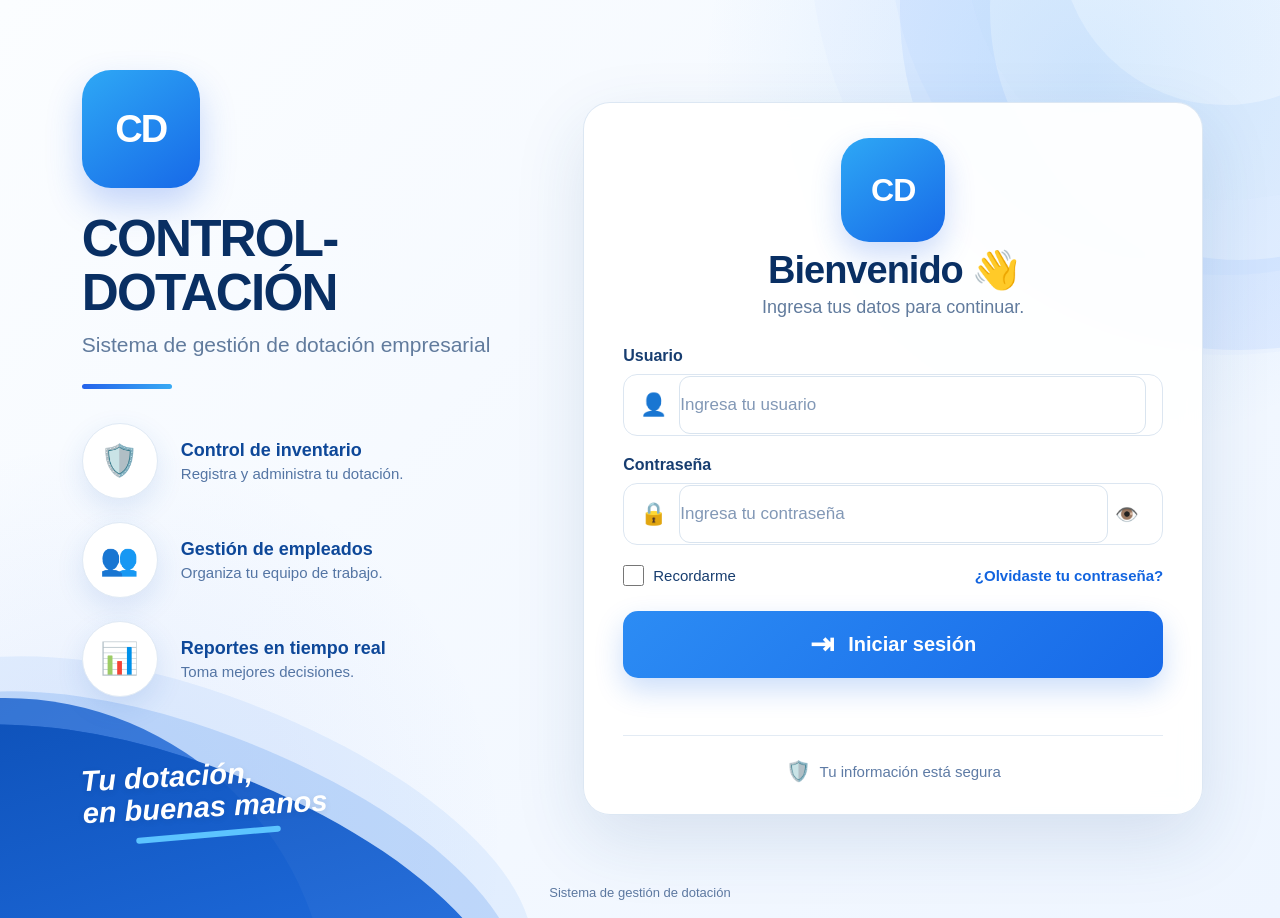
<file: preview.html>
<!DOCTYPE html>
<html lang="es">
<head>
<meta charset="UTF-8">
<meta name="viewport" content="width=device-width, initial-scale=1.0">
<title>Control-Dotación</title>

<style>
*{box-sizing:border-box;margin:0;padding:0}

:root{
    --azul:#2563eb;
    --azul-oscuro:#12355b;
    --azul-claro:#eff6ff;
    --verde:#22c55e;
    --amarillo:#f59e0b;
    --rojo:#ef4444;
    --morado:#8b5cf6;
    --fondo:#f4f7fb;
    --blanco:#fff;
    --texto:#12355b;
    --gris:#64748b;
    --borde:#dce5ef;
    --sombra:0 8px 25px rgba(15,23,42,.06);
}

body{
    font-family:Inter,Arial,Helvetica,sans-serif;
    background:var(--fondo);
    color:var(--texto);
}

button,input,select,textarea{font:inherit}

button{cursor:pointer}

.oculto{display:none!important}

/* LOGIN */
.pantalla-login{
    min-height:100vh;
    display:flex;
    align-items:center;
    justify-content:center;
    flex-direction:column;
    padding:30px;
    background:linear-gradient(135deg,#eef5ff,#f8fafc);
}

.login-marca{text-align:center;margin-bottom:25px}

.logo-circulo{
    width:75px;height:75px;
    display:flex;align-items:center;justify-content:center;
    margin:auto auto 15px;
    border-radius:22px;
    background:var(--azul);
    font-size:36px;
}

.login-marca h1{font-size:28px;color:var(--azul-oscuro)}
.login-marca p{color:var(--gris);margin-top:5px}

.login-card{
    width:100%;
    max-width:430px;
    padding:32px;
    background:white;
    border:1px solid var(--borde);
    border-radius:20px;
    box-shadow:var(--sombra);
}

.login-header{margin-bottom:25px}
.login-header h2{margin-bottom:7px}
.login-header p{color:var(--gris)}

.campo{margin-bottom:16px}

.campo label{
    display:block;
    margin-bottom:7px;
    font-weight:600;
    font-size:14px;
}

.campo input,
.campo select,
.campo textarea{
    width:100%;
    border:1px solid var(--borde);
    border-radius:10px;
    padding:12px 14px;
    background:#fff;
    color:var(--texto);
    outline:none;
}

.campo input:focus,
.campo select:focus,
.campo textarea:focus{
    border-color:var(--azul);
    box-shadow:0 0 0 3px rgba(37,99,235,.08);
}

.campo-icono{position:relative}
.campo-icono span{
    position:absolute;
    left:13px;
    top:11px;
}
.campo-icono input{padding-left:40px}
.btn-ojo{
    position:absolute;
    right:8px;
    top:7px;
    border:0;
    background:transparent;
}

.login-opciones{
    display:flex;
    justify-content:space-between;
    align-items:center;
    font-size:13px;
    margin-bottom:20px;
}

.recordarme{display:flex;gap:7px;align-items:center}

.btn-link{
    border:0;background:none;color:var(--azul);
}

.btn-login,
.btn-principal{
    border:0;
    background:var(--azul);
    color:white;
    padding:12px 18px;
    border-radius:11px;
    font-weight:700;
    transition:.2s;
}

.btn-login{
    width:100%;
    display:flex;
    gap:10px;
    justify-content:center;
}

.btn-login:hover,
.btn-principal:hover{background:#1d4ed8}

.btn-secundario{
    background:white;
    color:var(--texto);
    border:1px solid var(--borde);
    padding:11px 16px;
    border-radius:10px;
    font-weight:600;
}

.btn-secundario:hover{background:#f8fafc}

.mensaje-login{
    margin-top:15px;
    text-align:center;
    color:var(--rojo);
    min-height:20px;
}

.login-pie{
    color:var(--gris);
    font-size:13px;
    margin-top:22px;
}

/* DASHBOARD */
.dashboard{
    min-height:100vh;
    display:flex;
}

.sidebar{
    width:250px;
    min-height:100vh;
    background:#fff;
    border-right:1px solid var(--borde);
    padding:22px 15px;
    position:fixed;
    left:0;
    top:0;
    bottom:0;
    display:flex;
    flex-direction:column;
    z-index:20;
}

.sidebar-marca{
    display:flex;
    gap:10px;
    align-items:center;
    padding:5px 10px 20px;
}

.sidebar-logo{
    width:45px;height:45px;
    display:flex;align-items:center;justify-content:center;
    border-radius:13px;
    background:var(--azul-claro);
    font-size:23px;
}

.sidebar-marca strong{
    display:block;
    font-size:13px;
    line-height:17px;
}

.sidebar-marca small{
    display:block;
    color:var(--gris);
    margin-top:3px;
}

.sidebar-separador{
    height:1px;
    background:var(--borde);
    margin-bottom:18px;
}

.menu-titulo{
    color:#94a3b8;
    font-size:11px;
    font-weight:800;
    padding:10px 12px;
    letter-spacing:.6px;
}

.menu-item{
    width:100%;
    border:0;
    background:transparent;
    padding:12px;
    border-radius:10px;
    display:flex;
    gap:12px;
    align-items:center;
    color:#64748b;
    text-align:left;
    margin-bottom:3px;
}

.menu-item:hover{background:#f1f5f9;color:var(--texto)}

.menu-item.activo{
    background:var(--azul-claro);
    color:var(--azul);
    font-weight:700;
}

.menu-icono{width:22px;text-align:center}

.sidebar-inferior{
    margin-top:auto;
}

.perfil-sidebar{
    display:flex;
    align-items:center;
    gap:10px;
    padding:14px 10px;
    border-top:1px solid var(--borde);
}

.perfil-avatar,
.usuario-avatar{
    width:42px;height:42px;
    background:var(--azul);
    color:#fff;
    border-radius:50%;
    display:flex;
    align-items:center;
    justify-content:center;
    font-weight:800;
}

.perfil-info strong,
.perfil-info span{
    display:block;
}
.perfil-info span{font-size:12px;color:var(--gris)}

.btn-cerrar-sesion{
    width:100%;
    border:1px solid var(--borde);
    background:#fff;
    border-radius:10px;
    padding:10px;
    color:#64748b;
}

.contenido{
    margin-left:250px;
    width:calc(100% - 250px);
    min-height:100vh;
    padding:20px 25px 50px;
}

.header-principal{
    min-height:80px;
    display:flex;
    justify-content:space-between;
    align-items:center;
    border-bottom:1px solid var(--borde);
    margin-bottom:40px;
}

.header-titulo{
    display:flex;
    align-items:center;
    gap:15px;
}

.saludo-pequeno{
    color:#94a3b8;
    font-size:12px;
    font-weight:800;
    text-transform:uppercase;
}

.header-titulo h1{
    font-size:27px;
    margin-top:4px;
}

.header-acciones{
    display:flex;
    align-items:center;
    gap:14px;
}

.busqueda-global{
    width:375px;
    position:relative;
}

.busqueda-global input{
    width:100%;
    height:48px;
    border:1px solid var(--borde);
    border-radius:12px;
    padding:0 48px 0 40px;
    outline:none;
}

.busqueda-global>span{
    position:absolute;
    left:13px;
    top:13px;
}

.busqueda-global button{
    position:absolute;
    right:5px;
    top:5px;
    height:38px;
    width:42px;
    border:0;
    border-radius:9px;
    background:var(--azul);
    color:#fff;
}

.notificaciones-contenedor{position:relative}

.btn-notificaciones{
    width:50px;height:50px;
    border:1px solid var(--borde);
    border-radius:12px;
    background:#fff;
    position:relative;
    font-size:20px;
}

.contador-notificaciones{
    position:absolute;
    top:-6px;
    right:-4px;
    background:var(--rojo);
    color:#fff;
    font-size:11px;
    border-radius:20px;
    padding:3px 6px;
}

.usuario-header{
    display:flex;
    align-items:center;
    gap:10px;
}

.usuario-header strong,
.usuario-header span{
    display:block;
}
.usuario-header span{font-size:12px;color:var(--gris)}

.seccion{display:none}
.seccion.activa{display:block}

.seccion-encabezado{
    display:flex;
    justify-content:space-between;
    align-items:flex-end;
    margin-bottom:25px;
}

.etiqueta-seccion{
    color:var(--azul);
    font-size:12px;
    font-weight:800;
    letter-spacing:.5px;
}

.seccion-encabezado h2{
    font-size:30px;
    margin:6px 0;
}

.seccion-encabezado p{color:var(--gris)}

.estadisticas-grid{
    display:grid;
    grid-template-columns:repeat(4,1fr);
    gap:20px;
    margin-bottom:28px;
}

.tarjeta-estadistica{
    background:#fff;
    border:1px solid var(--borde);
    border-radius:16px;
    padding:25px;
    display:flex;
    gap:18px;
    align-items:center;
    box-shadow:var(--sombra);
}

.estadistica-icono{
    width:62px;height:62px;
    border-radius:15px;
    display:flex;
    justify-content:center;
    align-items:center;
    font-size:27px;
}

.estadistica-icono.azul{background:#eff6ff}
.estadistica-icono.verde{background:#ecfdf5}
.estadistica-icono.amarillo{background:#fffbeb}
.estadistica-icono.morado{background:#f5f3ff}

.estadistica-contenido span,
.estadistica-contenido small{
    display:block;
}
.estadistica-contenido span{color:#64748b;font-size:14px}
.estadistica-contenido strong{
    display:block;
    font-size:31px;
    margin:4px 0;
}
.estadistica-contenido small{color:#94a3b8;font-size:12px}

.graficas-grid{
    display:grid;
    grid-template-columns:1.6fr 1fr;
    gap:22px;
    margin-bottom:28px;
}

.panel-grafica,
.panel-tabla,
.panel-filtros,
.inventario-panel{
    background:#fff;
    border:1px solid var(--borde);
    border-radius:16px;
    box-shadow:var(--sombra);
}

.panel-grafica{padding:26px}

.panel-titulo{
    display:flex;
    justify-content:space-between;
}

.panel-titulo h3{font-size:18px}
.panel-titulo p{color:var(--gris);font-size:13px;margin-top:5px}

.icono-panel{
    background:var(--azul-claro);
    width:46px;height:46px;
    display:flex;align-items:center;justify-content:center;
    border-radius:12px;
}

.grafica-area{
    height:270px;
    display:flex;
    align-items:flex-end;
    gap:15px;
    padding:30px 10px 10px;
}

.barra{
    flex:1;
    background:linear-gradient(to top,#2563eb,#60a5fa);
    border-radius:8px 8px 2px 2px;
    min-height:8px;
    position:relative;
}

.barra span{
    position:absolute;
    bottom:-24px;
    width:100%;
    text-align:center;
    color:#64748b;
    font-size:11px;
}

.barra strong{
    position:absolute;
    top:-20px;
    width:100%;
    text-align:center;
    font-size:11px;
}

.dona-area{
    min-height:270px;
    display:flex;
    justify-content:center;
    align-items:center;
    gap:25px;
}

.dona{
    width:180px;height:180px;
    border-radius:50%;
    background:conic-gradient(#2563eb 0 25%,#22c55e 25% 50%,#f59e0b 50% 75%,#8b5cf6 75%);
    position:relative;
}

.dona:after{
    content:"";
    position:absolute;
    width:95px;height:95px;
    background:#fff;
    border-radius:50%;
    left:42px;top:42px;
}

.leyenda-grafica div{
    margin:8px 0;
    font-size:12px;
}

.punto{
    width:10px;height:10px;
    border-radius:50%;
    display:inline-block;
    margin-right:7px;
}

.panel-tabla{overflow:hidden}

.panel-tabla-header{
    padding:25px;
    display:flex;
    justify-content:space-between;
    align-items:center;
}

.panel-tabla-header h3{margin:5px 0}
.panel-tabla-header p{color:var(--gris);font-size:13px}

.tabla-responsive{overflow:auto}

table{
    width:100%;
    border-collapse:collapse;
    min-width:800px;
}

th{
    background:#f8fafc;
    color:#475569;
    font-size:12px;
    text-transform:uppercase;
    text-align:left;
    padding:15px;
    border-bottom:1px solid var(--borde);
}

td{
    padding:15px;
    border-bottom:1px solid #edf2f7;
    font-size:13px;
}

tr:hover td{background:#fafcff}

.estado{
    padding:5px 9px;
    border-radius:20px;
    font-size:11px;
    font-weight:700;
}

.estado.entregado,
.estado.activo,
.estado.disponible{
    color:#15803d;
    background:#dcfce7;
}

.estado.pendiente,
.estado.bajo{
    color:#a16207;
    background:#fef3c7;
}

.estado.agotado,
.estado.inactivo{
    color:#b91c1c;
    background:#fee2e2;
}

.acciones{
    display:flex;
    gap:5px;
}

.btn-mini{
    border:1px solid var(--borde);
    background:white;
    width:32px;height:32px;
    border-radius:7px;
}

.btn-mini:hover{background:#eff6ff}

/* BARRAS */
.barra-herramientas{
    display:flex;
    justify-content:space-between;
    align-items:center;
    margin-bottom:20px;
}

.campo-busqueda{
    width:600px;
    position:relative;
}

.campo-busqueda span{
    position:absolute;
    left:14px;
    top:12px;
}

.campo-busqueda input{
    width:100%;
    padding:13px 15px 13px 42px;
    border:1px solid var(--borde);
    border-radius:11px;
    outline:none;
}

.contador-registros{color:var(--gris)}
.contador-registros strong{color:var(--texto)}

.resumen-dotacion{
    display:grid;
    grid-template-columns:repeat(3,1fr);
    gap:18px;
    margin-bottom:22px;
}

.resumen-dotacion>div{
    background:#fff;
    border:1px solid var(--borde);
    border-radius:15px;
    padding:20px;
    display:flex;
    align-items:center;
    gap:15px;
}

.resumen-dotacion>div>span{font-size:26px}
.resumen-dotacion strong,
.resumen-dotacion small{display:block}
.resumen-dotacion strong{font-size:27px}
.resumen-dotacion small{font-size:12px;color:var(--gris)}

/* INVENTARIO */
.inventario-panel{
    margin-top:28px;
    overflow:hidden;
}

.inventario-header{
    padding:25px;
    display:flex;
    justify-content:space-between;
    align-items:center;
    border-bottom:1px solid var(--borde);
}

.inventario-header h3{
    font-size:22px;
    margin:5px 0;
}

.inventario-header p{
    color:var(--gris);
    font-size:13px;
}

.inventario-stats{
    display:grid;
    grid-template-columns:repeat(3,1fr);
    gap:18px;
    padding:0 0;
}

.inventario-stat{
    padding:22px;
    display:flex;
    gap:15px;
    align-items:center;
    border-right:1px solid var(--borde);
}

.inventario-stat:last-child{border-right:0}

.inventario-stat .icon{
    width:45px;height:45px;
    border-radius:12px;
    display:flex;
    align-items:center;
    justify-content:center;
    font-size:22px;
    background:#eff6ff;
}

.inventario-stat strong,
.inventario-stat small{display:block}

.inventario-stat strong{font-size:28px}
.inventario-stat small{color:var(--gris)}

.tabla-inventario th,
.tabla-inventario td{padding:15px 18px}

.inventario-filtros{display:grid;grid-template-columns:2fr 1fr 1fr 1fr;gap:14px;padding:20px;border-bottom:1px solid var(--borde);background:#fafcff}
.inventario-filtros .campo{margin-bottom:0}
.inventario-filtros input,.inventario-filtros select{width:100%;border:1px solid var(--borde);border-radius:10px;padding:11px 12px;background:#fff;color:var(--texto);outline:none}
.inventario-filtros input:focus,.inventario-filtros select:focus{border-color:var(--azul);box-shadow:0 0 0 3px rgba(37,99,235,.08)}
.badge-genero{display:inline-flex;align-items:center;gap:5px;padding:5px 9px;border-radius:20px;font-size:11px;font-weight:700}
.badge-genero.mujer{background:#fdf2f8;color:#be185d}
.badge-genero.hombre{background:#eff6ff;color:#1d4ed8}
.badge-genero.unisex{background:#f1f5f9;color:#475569}
.talla-inventario{font-weight:800;display:inline-flex;min-width:38px;justify-content:center;padding:6px 9px;border-radius:8px;background:#f8fafc;border:1px solid var(--borde)}
@media(max-width:900px){.inventario-filtros{grid-template-columns:1fr 1fr}}

.stock-numero{font-weight:800}

.stock-control{
    display:flex;
    align-items:center;
    gap:7px;
}

.btn-stock{
    width:30px;height:30px;
    border:1px solid var(--borde);
    border-radius:7px;
    background:#fff;
    font-weight:800;
}

.btn-stock:hover{
    background:var(--azul);
    color:#fff;
}

.stock-bajo-row td{background:#fffdf5}

/* FILTROS */
.panel-filtros{
    padding:20px;
    display:grid;
    grid-template-columns:2fr 1fr 1fr 1fr auto;
    gap:14px;
    align-items:end;
    margin-bottom:22px;
}

/* MODAL */
.modal{
    position:fixed;
    inset:0;
    background:rgba(15,23,42,.55);
    z-index:100;
    display:flex;
    align-items:center;
    justify-content:center;
    padding:20px;
}

.modal-contenido{
    background:#fff;
    width:100%;
    max-width:850px;
    max-height:90vh;
    overflow:auto;
    border-radius:18px;
    box-shadow:0 20px 60px rgba(0,0,0,.2);
}

.modal-header{
    padding:23px 25px;
    border-bottom:1px solid var(--borde);
    display:flex;
    justify-content:space-between;
    align-items:center;
}

.btn-cerrar-modal{
    border:0;
    background:#f1f5f9;
    width:36px;height:36px;
    border-radius:8px;
    font-size:22px;
}

#formEmpleado,
#formEntrega,
#formInventario{
    padding:25px;
}

.form-grid{
    display:grid;
    grid-template-columns:repeat(2,1fr);
    gap:0 18px;
}

.campo-ancho{grid-column:1/-1}

.modal-botones{
    display:flex;
    justify-content:flex-end;
    gap:10px;
    margin-top:25px;
    padding-top:20px;
    border-top:1px solid var(--borde);
}

.foto-empleado-area{
    display:flex;
    gap:20px;
    align-items:center;
    margin-bottom:25px;
}

.foto-empleado{
    width:80px;height:80px;
    background:#eff6ff;
    border-radius:50%;
    display:flex;
    justify-content:center;
    align-items:center;
    font-size:30px;
}

.tallas-extra{
    background:#f8fafc;
    border-radius:12px;
    padding:18px;
    margin-top:5px;
}

.tallas-extra-header{
    display:flex;
    justify-content:space-between;
    align-items:center;
}

.tallas-extra p{color:var(--gris);font-size:13px}

/* RESPONSIVE */
.btn-menu-movil{display:none}

@media(max-width:1100px){
    .estadisticas-grid{grid-template-columns:repeat(2,1fr)}
    .graficas-grid{grid-template-columns:1fr}
    .panel-filtros{grid-template-columns:1fr 1fr}
    .campo-busqueda{width:100%}
}

@media(max-width:800px){
    .sidebar{
        transform:translateX(-100%);
        transition:.25s;
    }

    .sidebar.abierto{transform:translateX(0)}

    .contenido{
        margin-left:0;
        width:100%;
        padding:15px;
    }

    .btn-menu-movil{
        display:block;
        border:1px solid var(--borde);
        background:#fff;
        width:40px;height:40px;
        border-radius:8px;
    }

    .header-principal{
        align-items:flex-start;
        gap:10px;
    }

    .header-acciones .busqueda-global,
    .usuario-header div:not(.usuario-avatar){
        display:none;
    }

    .seccion-encabezado{
        align-items:flex-start;
        gap:15px;
    }

    .estadisticas-grid,
    .resumen-dotacion,
    .inventario-stats{
        grid-template-columns:1fr;
    }

    .inventario-stat{
        border-right:0;
        border-bottom:1px solid var(--borde);
    }

    .form-grid{grid-template-columns:1fr}
    .campo-ancho{grid-column:auto}

    .panel-filtros{grid-template-columns:1fr}
    .inventario-filtros{grid-template-columns:1fr}

    .seccion-encabezado h2{font-size:25px}
}

/* ===== TEMA PROFESIONAL UNIFICADO ===== */
:root{
 --azul:#2563eb;--azul2:#3b82f6;--azulosc:#0b3268;--azulprof:#082653;
 --verde:#16b86a;--amarillo:#f59e0b;--morado:#7c3aed;--rojo:#ef4444;
 --fondo:#f5f8fc;--texto:#12355b;--gris:#64748b;--borde:#dce5f0;
 --sombra:0 8px 25px rgba(15,47,99,.07)
}
body{background:radial-gradient(circle at 100% 0,rgba(37,99,235,.055),transparent 30%),var(--fondo);color:var(--texto);font-family:Inter,"Segoe UI",Arial,sans-serif}

/* LOGIN */
.pantalla-login{min-height:100vh;display:flex;flex-direction:column;align-items:center;justify-content:center;padding:45px 20px;position:relative;overflow:hidden;background:radial-gradient(circle at 10% 10%,rgba(59,130,246,.12),transparent 30%),linear-gradient(135deg,#f7fbff,#edf5ff 55%,#fff)}
.pantalla-login:before{content:"";position:absolute;width:650px;height:650px;left:-320px;bottom:-430px;border-radius:50%;background:linear-gradient(145deg,#0b4db3,#3b82f6)}
.pantalla-login:after{content:"";position:absolute;width:500px;height:500px;right:-300px;top:-330px;border-radius:50%;border:90px solid rgba(59,130,246,.08)}
.login-marca,.login-card,.login-pie{position:relative;z-index:2}
.login-marca{text-align:center;margin-bottom:26px}
.logo-circulo{width:92px;height:92px;display:grid;place-items:center;margin:0 auto 18px;border-radius:27px;background:linear-gradient(135deg,#38aaf2,#2563eb);color:#fff;font-size:42px;box-shadow:0 15px 35px rgba(37,99,235,.25)}
.login-marca h1{margin:0;color:#0b3268;font-size:34px;font-weight:850;letter-spacing:-.8px}
.login-marca p{margin:7px 0 0;color:#5c78a0;font-size:16px}
.login-card{width:min(540px,100%);background:rgba(255,255,255,.97);border:1px solid #dce7f3;border-radius:25px;padding:38px 40px;box-shadow:0 25px 65px rgba(8,38,83,.13)}
.login-header{margin-bottom:27px}.login-header h2{color:#0b3268;font-size:29px;margin:0 0 7px;font-weight:800}.login-header p{color:#6480a4;font-size:16px;margin:0}
.login-card .campo{margin-bottom:20px}.login-card .campo label{display:block;color:#12355b;font-size:14px;font-weight:750;margin-bottom:8px}
.campo-icono{display:flex;align-items:center;min-height:55px;padding:0 15px;border:1px solid #d6e2ef;border-radius:13px;background:#fff}
.campo-icono:focus-within{border-color:#3b82f6;box-shadow:0 0 0 4px rgba(37,99,235,.08)}
.campo-icono>span{font-size:18px;margin-right:11px}.campo-icono input{flex:1;border:0!important;outline:0!important;box-shadow:none!important;min-height:50px;background:transparent!important}
.btn-ojo{border:0;background:transparent;cursor:pointer;font-size:17px;padding:7px;color:#54729a}
.login-opciones{display:flex;align-items:center;justify-content:space-between;gap:15px;margin:5px 0 23px;color:#264d78;font-size:14px}
.btn-link{border:0;background:none;color:#2563eb;cursor:pointer;font-size:14px}
.btn-login{width:100%;height:55px;border:0;border-radius:13px;background:linear-gradient(135deg,#2879ef,#2563eb);color:#fff;font-size:17px;font-weight:750;cursor:pointer;box-shadow:0 10px 24px rgba(37,99,235,.22)}
.login-pie{margin-top:23px;color:#6580a2;font-size:13px}

/* PANEL */
.dashboard{background:var(--fondo);min-height:100vh}
.sidebar{width:280px!important;background:linear-gradient(180deg,#0b3268,#082653)!important;border-right:0!important;box-shadow:5px 0 25px rgba(8,38,83,.12)}
.sidebar .logo h1,.sidebar .logo p{color:#fff}.sidebar .logo p{color:#b8cae5}
.menu-titulo{color:#9db4d4!important}
.menu-item{color:#d8e5f5!important;border-radius:12px!important}
.menu-item:hover{background:rgba(255,255,255,.1)!important;color:#fff!important}
.menu-item.activo{background:linear-gradient(135deg,#2298f3,#2563eb)!important;color:#fff!important;box-shadow:0 8px 20px rgba(37,99,235,.28)}
.contenido{margin-left:280px!important;width:calc(100% - 280px)!important;background:transparent;padding:22px 28px 50px!important}
.header-principal{border-bottom:1px solid var(--borde)!important}.header-titulo h1{color:#103660!important;font-weight:800!important}
.saludo-pequeno,.etiqueta-seccion{color:#2563eb!important;font-weight:800}
.busqueda-global input{border:1px solid #d9e3ef!important;border-radius:14px!important;background:#fff!important}
.estadisticas-grid,.graficas-grid{gap:20px!important}
.tarjeta-estadistica,.panel-grafica,.panel-tabla,.panel-filtros,.inventario-panel{background:#fff!important;border:1px solid #e0e8f2!important;border-radius:18px!important;box-shadow:var(--sombra)!important}
.tarjeta-estadistica:hover{transform:translateY(-3px);box-shadow:0 14px 35px rgba(15,47,99,.12)!important}
.estadistica-contenido strong{color:#12355b!important;font-weight:800}.estadistica-contenido span{color:#4e6b8f!important}
.panel-titulo h3,.panel-tabla-header h3{color:#12355b!important;font-weight:800}.panel-titulo p,.panel-tabla-header p{color:#8195ae!important}
.btn-principal{background:linear-gradient(135deg,#2879ef,#2563eb)!important;border:0!important;border-radius:13px!important;box-shadow:0 7px 18px rgba(37,99,235,.22)}
.campo input,.campo select,.campo textarea{border:1px solid #d9e3ef!important;border-radius:11px!important}
.campo input:focus,.campo select:focus,.campo textarea:focus{border-color:#2563eb!important;box-shadow:0 0 0 4px rgba(37,99,235,.08)!important}
thead{background:#f8fafd!important}th{color:#45627f!important}td{border-bottom:1px solid #edf2f7!important;color:#365776!important}
tbody tr:hover{background:#f8fbff!important}.modal{background:rgba(7,30,62,.62)!important;backdrop-filter:blur(5px)}
.modal-contenido{border-radius:20px!important;border:1px solid #e1e9f3!important;box-shadow:0 25px 70px rgba(8,38,83,.25)!important}
::-webkit-scrollbar{width:8px;height:8px}::-webkit-scrollbar-track{background:#eef3f8}::-webkit-scrollbar-thumb{background:#b7c8dc;border-radius:20px}
@media(max-width:800px){.sidebar{transform:translateX(-100%)!important}.sidebar.abierto{transform:translateX(0)!important}.contenido{margin-left:0!important;width:100%!important;padding:15px!important}.login-card{padding:30px 24px}.login-marca h1{font-size:28px}}



/* =========================================================
   LOGIN PROFESIONAL — DISEÑO DE DOS COLUMNAS
   ========================================================= */

.login-profesional{
    min-height:100vh;
    width:100%;
    position:relative;
    overflow:hidden;

    display:flex;
    align-items:center;
    justify-content:center;

    padding:55px 6vw;

    background:
        radial-gradient(
            circle at 76% 18%,
            rgba(79,145,245,.14),
            transparent 29%
        ),
        radial-gradient(
            circle at 18% 78%,
            rgba(37,99,235,.08),
            transparent 32%
        ),
        linear-gradient(
            135deg,
            #f8fbff 0%,
            #eef5ff 55%,
            #f8fbff 100%
        );
}


/* Decoración superior derecha */

.login-profesional .decoracion-superior{
    position:absolute;
    width:520px;
    height:520px;
    right:-205px;
    top:-320px;

    border-radius:50%;

    border:
        95px solid rgba(112,164,240,.10);

    box-shadow:
        0 0 0 75px rgba(112,164,240,.055),
        0 0 0 155px rgba(112,164,240,.035);

    pointer-events:none;
}


/* Decoración inferior izquierda */

.login-profesional .decoracion-inferior{
    position:absolute;

    width:700px;
    height:300px;

    left:-170px;
    bottom:-145px;

    background:
        linear-gradient(
            145deg,
            #0b4db3,
            #2879ef
        );

    border-radius:
        50% 65% 0 0;

    transform:
        rotate(18deg);

    opacity:.96;

    box-shadow:
        0 -35px 0 rgba(91,151,239,.27),
        0 -72px 0 rgba(145,190,247,.18);

    pointer-events:none;
}


.login-layout{
    width:min(1280px,100%);

    display:grid;

    grid-template-columns:
        minmax(420px,1fr)
        minmax(480px,620px);

    align-items:center;

    gap:70px;

    position:relative;

    z-index:2;
}


/* =========================================================
   PARTE IZQUIERDA
   ========================================================= */

.login-presentacion{
    padding:
        15px 0 30px 5px;

    align-self:center;
}


.login-logo-grande{
    width:118px;
    height:118px;

    display:grid;
    place-items:center;

    border-radius:29px;

    background:
        linear-gradient(
            145deg,
            #36aaf4,
            #2563eb 72%,
            #1555d4
        );

    color:white;

    font-size:57px;

    box-shadow:
        0 17px 35px
        rgba(37,99,235,.25);

    margin-bottom:24px;
}


.login-presentacion h1{
    margin:0;

    color:#123b76;

    font-size:
        clamp(38px,4vw,52px);

    line-height:1.05;

    font-weight:900;

    letter-spacing:-1.8px;
}


.login-subtitulo{
    margin:
        10px 0 25px;

    color:#4e6f9f;

    font-size:21px;

    line-height:1.4;
}


.login-linea{
    width:90px;
    height:5px;

    border-radius:10px;

    background:
        linear-gradient(
            90deg,
            #2563eb,
            #38aaf4
        );

    margin-bottom:34px;
}


/* Beneficios */

.login-beneficios{
    display:flex;
    flex-direction:column;

    gap:23px;

    max-width:450px;
}


.beneficio{
    display:flex;
    align-items:center;

    gap:23px;
}


.beneficio-icono{
    flex:
        0 0 76px;

    width:76px;
    height:76px;

    display:grid;
    place-items:center;

    border-radius:50%;

    background:
        rgba(255,255,255,.88);

    color:#1264df;

    font-size:31px;

    box-shadow:
        0 10px 28px
        rgba(36,101,191,.13);

    border:
        1px solid rgba(255,255,255,.9);
}


.beneficio strong{
    display:block;

    color:#0e4899;

    font-size:18px;

    font-weight:750;

    margin-bottom:4px;
}


.beneficio span{
    display:block;

    color:#5475a4;

    font-size:15px;
}


.login-frase{
    margin-top:58px;

    color:white;

    font-size:29px;

    line-height:1.1;

    font-style:italic;

    transform:rotate(-3deg);

    text-shadow:
        0 2px 7px
        rgba(0,0,0,.08);
}


.login-frase strong{
    display:block;
}


.login-frase i{
    display:block;

    width:145px;
    height:6px;

    margin:
        8px 0 0 52px;

    border-radius:10px;

    background:#5cc4ff;

    transform:rotate(-2deg);
}


/* =========================================================
   TARJETA DERECHA
   ========================================================= */

.login-card-profesional{
    width:100%;
    max-width:none;

    padding:
        35px 39px 31px;

    background:
        rgba(255,255,255,.94);

    border:
        1px solid
        rgba(218,229,242,.92);

    border-radius:27px;

    box-shadow:
        0 25px 70px
        rgba(28,74,135,.13);

    backdrop-filter:
        blur(10px);
}


.login-card-marca{
    display:flex;
    justify-content:center;

    margin-bottom:8px;
}


.login-logo-card{
    width:104px;
    height:104px;

    display:grid;
    place-items:center;

    border-radius:28px;

    background:
        linear-gradient(
            145deg,
            #36aaf4,
            #2563eb
        );

    color:white;

    font-size:48px;

    box-shadow:
        0 13px 30px
        rgba(37,99,235,.23);
}


.login-card-profesional .login-header{
    text-align:center;

    margin-bottom:29px;
}


.login-card-profesional .login-header h2{
    margin:0 0 5px;

    color:#103b76;

    font-size:38px;

    line-height:1.1;

    font-weight:850;

    letter-spacing:-1px;
}


.login-card-profesional .login-header p{
    color:#5d79a4;

    font-size:18px;

    margin:0;
}


.login-card-profesional .campo{
    margin-bottom:20px;
}


.login-card-profesional .campo label{
    color:#113a70;

    font-size:16px;

    font-weight:750;

    margin-bottom:9px;
}


.login-input{
    min-height:62px;

    padding:
        0 16px;

    border:
        1px solid #d4e0ef;

    border-radius:14px;

    background:#fff;
}


.login-input>span{
    position:static!important;

    margin-right:12px;

    color:#52739f;

    font-size:22px;
}


.login-input input{
    min-height:58px;

    padding:
        0!important;

    color:#234d7d;

    font-size:17px;

    border:0!important;

    background:transparent!important;
}


.login-input input::placeholder{
    color:#8298b6;
}


.login-input:focus-within{
    border-color:#4a8df1;

    box-shadow:
        0 0 0 4px
        rgba(37,99,235,.08);
}


.login-card-profesional .btn-ojo{
    position:static;

    margin-left:auto;

    font-size:19px;

    color:#5b769c;
}


.login-card-profesional .login-opciones{
    margin:
        4px 0 25px;

    font-size:15px;
}


.login-card-profesional .recordarme{
    color:#173d6f;

    display:flex;
    align-items:center;
    gap:9px;
}


.login-card-profesional .recordarme input{
    width:21px;
    height:21px;

    accent-color:#2563eb;
}


.login-card-profesional .btn-link{
    color:#1264df;

    font-size:15px;

    font-weight:600;
}


.login-card-profesional .btn-login{
    height:67px;

    border-radius:15px;

    display:flex;
    align-items:center;
    justify-content:center;

    gap:14px;

    background:
        linear-gradient(
            135deg,
            #2389f5,
            #155bea
        );

    font-size:20px;

    box-shadow:
        0 13px 28px
        rgba(37,99,235,.24);
}


.login-card-profesional .btn-login span{
    font-size:29px;
    line-height:1;
}


.login-seguridad{
    display:flex;
    justify-content:center;
    align-items:center;

    gap:9px;

    margin-top:25px;
    padding-top:23px;

    border-top:
        1px solid #e3ebf4;

    color:#5e7ba5;

    font-size:15px;
}


.login-seguridad span:first-child{
    font-size:20px;
}


.login-card-profesional .mensaje-login{
    margin-top:12px;
}


.login-profesional .login-pie{
    position:absolute;

    bottom:18px;

    color:#5c78a0;

    font-size:13px;

    z-index:3;
}


/* =========================================================
   RESPONSIVE
   ========================================================= */

@media(max-width:1050px){

    .login-layout{
        grid-template-columns:
            1fr;

        max-width:620px;

        gap:25px;
    }

    .login-presentacion{
        text-align:center;
        padding:0;
    }

    .login-logo-grande{
        margin-left:auto;
        margin-right:auto;
    }

    .login-presentacion h1{
        font-size:39px;
    }

    .login-linea{
        margin-left:auto;
        margin-right:auto;
    }

    .login-beneficios{
        margin:auto;
        text-align:left;
    }

    .login-frase{
        display:none;
    }

    .login-profesional{
        padding:
            35px 20px 65px;
    }
}


@media(max-width:600px){

    .login-layout{
        width:100%;
    }

    .login-presentacion h1{
        font-size:30px;
        letter-spacing:-1px;
    }

    .login-subtitulo{
        font-size:16px;
    }

    .login-beneficios{
        display:none;
    }

    .login-logo-grande{
        width:88px;
        height:88px;
        font-size:43px;
        border-radius:23px;
    }

    .login-logo-card{
        width:82px;
        height:82px;
        font-size:39px;
        border-radius:23px;
    }

    .login-card-profesional{
        padding:
            28px 22px 25px;
        border-radius:21px;
    }

    .login-card-profesional .login-header h2{
        font-size:29px;
    }

    .login-card-profesional .login-header p{
        font-size:15px;
    }

    .login-card-profesional .login-opciones{
        align-items:flex-start;
        flex-direction:column;
    }

    .login-card-profesional .btn-link{
        align-self:flex-end;
    }

    .login-profesional .decoracion-inferior{
        width:500px;
        height:210px;
        left:-220px;
    }

    .login-profesional .decoracion-superior{
        width:300px;
        height:300px;
        right:-190px;
        top:-200px;
        border-width:55px;
    }
}



/* =========================================================
   PALETA CLARA PROFESIONAL — PANEL DE CONTROL
   ========================================================= */

/* Fondo general */
.dashboard,
body{
    background:#f5f8fc !important;
    color:#173a68 !important;
}

/* Sidebar claro */
.sidebar{
    background:#ffffff !important;
    border-right:1px solid #dfe8f3 !important;
    box-shadow:4px 0 18px rgba(23,58,104,.06) !important;
}

/* Logo */
.sidebar .logo{
    border-bottom:1px solid #dce6f1 !important;
}

.sidebar .logo h1{
    color:#123b70 !important;
    font-weight:850 !important;
}

.sidebar .logo p{
    color:#6b84a5 !important;
}

/* Títulos de menú */
.menu-titulo{
    color:#8aa0bb !important;
    font-weight:800 !important;
    letter-spacing:.4px !important;
}

/* Menú */
.menu-item{
    color:#4d6687 !important;
    background:transparent !important;
    border-radius:11px !important;
    font-weight:600 !important;
}

.menu-item:hover{
    color:#1559b7 !important;
    background:#f0f6ff !important;
}

.menu-item.activo{
    color:#175fcb !important;
    background:#eaf3ff !important;
    box-shadow:none !important;
    font-weight:750 !important;
}

/* Iconos del menú */
.menu-item .icono,
.menu-item i,
.menu-item span:first-child{
    color:#5d7da5 !important;
}

.menu-item.activo .icono,
.menu-item.activo i,
.menu-item.activo span:first-child{
    color:#2563eb !important;
}

/* Zona del usuario */
.sidebar .usuario-sidebar,
.sidebar .perfil-usuario,
.sidebar .usuario{
    color:#173a68 !important;
}

.sidebar .usuario strong,
.sidebar .perfil-usuario strong{
    color:#173a68 !important;
}

.sidebar .usuario small,
.sidebar .perfil-usuario small,
.sidebar .usuario span{
    color:#7188a6 !important;
}

/* Separador inferior */
.sidebar > *{
    border-color:#dce6f1 !important;
}

/* Botón cerrar sesión */
.sidebar .btn-cerrar-sesion,
.sidebar button:last-child{
    background:#ffffff !important;
    color:#5f7695 !important;
    border:1px solid #dce6f1 !important;
    box-shadow:none !important;
}

.sidebar .btn-cerrar-sesion:hover,
.sidebar button:last-child:hover{
    background:#f3f7fc !important;
    color:#2563eb !important;
    border-color:#cbdced !important;
}

/* Área principal */
.contenido{
    background:#f5f8fc !important;
}

/* Encabezados */
.header-principal{
    background:transparent !important;
    border-bottom:1px solid #dce6f1 !important;
}

.header-titulo h1{
    color:#123b70 !important;
}

.saludo-pequeno,
.etiqueta-seccion{
    color:#2563eb !important;
}

/* Buscador */
.busqueda-global input{
    background:#ffffff !important;
    color:#315579 !important;
    border:1px solid #d9e3ef !important;
    box-shadow:0 3px 12px rgba(23,58,104,.04) !important;
}

/* Tarjetas */
.tarjeta-estadistica,
.panel-grafica,
.panel-tabla,
.panel-filtros,
.inventario-panel{
    background:#ffffff !important;
    border:1px solid #dfe8f2 !important;
    box-shadow:0 7px 24px rgba(23,58,104,.055) !important;
}

/* Textos */
.tarjeta-estadistica h3,
.tarjeta-estadistica strong,
.panel-titulo h3,
.panel-tabla-header h3{
    color:#123b70 !important;
}

.tarjeta-estadistica span,
.panel-titulo p,
.panel-tabla-header p{
    color:#7188a6 !important;
}

/* Botones principales */
.btn-principal{
    background:#2563eb !important;
    color:#ffffff !important;
    border:0 !important;
    box-shadow:0 7px 18px rgba(37,99,235,.20) !important;
}

.btn-principal:hover{
    background:#1d56c7 !important;
}

/* Tablas */
table{
    background:#ffffff !important;
}

thead{
    background:#f7fafd !important;
}

th{
    color:#4e6887 !important;
}

td{
    color:#365776 !important;
    border-bottom:1px solid #edf2f7 !important;
}

tbody tr:hover{
    background:#f8fbff !important;
}

/* Estados */
.estado{
    font-weight:750 !important;
}

/* Avatar */
.avatar,
.avatar-usuario{
    background:#2563eb !important;
    color:#ffffff !important;
}

/* =========================================================
   COLORES DE INDICADORES
   ========================================================= */

.card-azul,
.icono-azul{
    background:#eaf3ff !important;
    color:#2563eb !important;
}

.card-verde,
.icono-verde{
    background:#eafaf2 !important;
    color:#16a765 !important;
}

.card-amarillo,
.icono-amarillo{
    background:#fff8e7 !important;
    color:#e99a00 !important;
}

.card-morado,
.icono-morado{
    background:#f2edff !important;
    color:#7c3aed !important;
}

/* Inputs y selects */
.campo input,
.campo select,
.campo textarea{
    background:#ffffff !important;
    color:#284e78 !important;
    border:1px solid #d8e3ef !important;
}

.campo label{
    color:#173d70 !important;
}

/* Modal */
.modal-contenido{
    background:#ffffff !important;
    border:1px solid #dfe8f2 !important;
}

/* Scroll */
::-webkit-scrollbar-thumb{
    background:#b8c9dc !important;
}

::-webkit-scrollbar-track{
    background:#eef3f8 !important;
}



/* =========================================================
   ACABADO VISUAL PROFESIONAL — CONTROL-DOTACIÓN
========================================================= */

:root{
    --cd-azul:#1769e8;
    --cd-azul-oscuro:#092f63;
    --cd-azul-claro:#edf5ff;
    --cd-texto:#173d6d;
    --cd-gris:#6c819d;
    --cd-borde:#dce6f1;
    --cd-fondo:#f5f8fc;
}

/* LOGIN */
.login-profesional,
#pantallaLogin{
    background:
        radial-gradient(circle at 85% 8%,rgba(53,153,245,.15),transparent 28%),
        radial-gradient(circle at 8% 92%,rgba(37,99,235,.08),transparent 28%),
        linear-gradient(135deg,#fbfdff 0%,#eef5ff 100%) !important;
}

.login-logo-grande,
.logo-principal{
    background:linear-gradient(145deg,#2ea8f5,#1769e8) !important;
    color:#fff !important;
    font-weight:900 !important;
    font-size:38px !important;
    letter-spacing:-2px;
}

.login-logo-card,
.logo-login{
    background:linear-gradient(145deg,#2ea8f5,#1769e8) !important;
    color:#fff !important;
    font-weight:900 !important;
    font-size:32px !important;
    letter-spacing:-1px;
}

.login-presentacion h1,
.login-card-profesional .login-header h2,
.login-titulo h2{
    color:var(--cd-azul-oscuro) !important;
}

.login-subtitulo,
.login-card-profesional .login-header p,
.login-titulo p{
    color:#617b9d !important;
}

.beneficio-icono{
    background:#fff !important;
    color:var(--cd-azul) !important;
    border:1px solid #e0eaf5 !important;
}

.login-input,
.input-box{
    background:#fff !important;
    border-color:var(--cd-borde) !important;
}

.btn-login,
.login-card-profesional .btn-login{
    background:linear-gradient(135deg,#2c8cf4,#1769e8) !important;
    box-shadow:0 12px 28px rgba(23,105,232,.22) !important;
}

/* PANEL */
.sidebar{
    background:linear-gradient(180deg,#092f63 0%,#071f45 100%) !important;
}

.menu-item.activo{
    background:linear-gradient(135deg,#2c8cf4,#1769e8) !important;
}

.contenido{
    background:
        radial-gradient(circle at 100% 0,rgba(45,140,244,.045),transparent 27%),
        var(--cd-fondo) !important;
}

.topbar,
.header-principal{
    border-color:var(--cd-borde) !important;
}

.topbar-titulo h1,
.header-titulo h1,
.seccion-header h2{
    color:var(--cd-azul-oscuro) !important;
    letter-spacing:-.6px;
}

.topbar-titulo small,
.seccion-header small,
.saludo-pequeno,
.etiqueta-seccion{
    color:var(--cd-azul) !important;
}

.tarjeta-estadistica,
.tarjeta,
.panel,
.panel-grafica,
.panel-tabla,
.panel-filtros,
.inventario-panel{
    background:#fff !important;
    border:1px solid #e1e9f2 !important;
    box-shadow:0 8px 28px rgba(20,59,105,.065) !important;
    border-radius:18px !important;
}

.tarjeta:hover,
.tarjeta-estadistica:hover{
    transform:translateY(-2px);
    box-shadow:0 14px 34px rgba(20,59,105,.10) !important;
}

.btn-principal{
    background:linear-gradient(135deg,#2c8cf4,#1769e8) !important;
    border:0 !important;
    box-shadow:0 8px 20px rgba(23,105,232,.18) !important;
}

.campo input,
.campo select,
.campo textarea,
.busqueda-global input,
.busqueda input{
    background:#fff !important;
    border-color:#d9e4ef !important;
    color:#234b78 !important;
}

.campo input:focus,
.campo select:focus,
.campo textarea:focus{
    border-color:#4c91ee !important;
    box-shadow:0 0 0 4px rgba(23,105,232,.08) !important;
}

thead{
    background:#f7faff !important;
}

th{
    color:#4b6687 !important;
}

td{
    color:#365879 !important;
    border-bottom-color:#edf2f7 !important;
}

tbody tr:hover{
    background:#f8fbff !important;
}

/* Iconos de las tarjetas */
.card-icon,
.tarjeta-icono{
    background:#edf5ff !important;
    color:#1769e8 !important;
}

/* Modales */
.modal-contenido{
    border-radius:20px !important;
    border:1px solid #dfe8f2 !important;
    box-shadow:0 25px 70px rgba(8,38,83,.22) !important;
}

/* Botones secundarios */
.btn-secundario{
    background:#f4f7fb !important;
    border:1px solid #dbe5ef !important;
    color:#365879 !important;
}

/* Scroll */
::-webkit-scrollbar-thumb{
    background:#b9cbe0 !important;
}


/* =========================================================
   MEJORA DE LEGIBILIDAD DEL PANEL LATERAL
========================================================= */
.sidebar{
    background:linear-gradient(180deg,#082e61 0%,#061d40 100%) !important;
}

.sidebar-marca,
.sidebar-marca *{
    color:#ffffff !important;
}

.sidebar-marca p,
.sidebar-marca small,
.sidebar-marca span:not(.sidebar-logo){
    color:#a9c0dc !important;
}

.sidebar-logo{
    background:#eef6ff !important;
    color:#1769e8 !important;
}

.menu-titulo{
    color:#9bb5d4 !important;
    font-weight:800 !important;
    letter-spacing:.8px !important;
}

.menu-item{
    color:#dce9f8 !important;
    font-weight:650 !important;
}

.menu-item:hover{
    color:#ffffff !important;
    background:rgba(255,255,255,.09) !important;
}

.menu-item.activo{
    color:#ffffff !important;
    background:linear-gradient(135deg,#2d8df4,#1769e8) !important;
    box-shadow:0 8px 20px rgba(23,105,232,.24) !important;
}

.menu-item .menu-icono,
.menu-item .icono,
.menu-item i,
.menu-item span:first-child{
    color:#c9ddf4 !important;
}

.menu-item.activo .menu-icono,
.menu-item.activo .icono,
.menu-item.activo i,
.menu-item.activo span:first-child{
    color:#ffffff !important;
}

.perfil-sidebar,
.sidebar .usuario-sidebar,
.sidebar .perfil-usuario,
.sidebar .usuario{
    color:#ffffff !important;
}

.perfil-sidebar strong,
.sidebar .usuario strong,
.sidebar .perfil-usuario strong{
    color:#ffffff !important;
}

.perfil-sidebar small,
.sidebar .usuario small,
.sidebar .perfil-usuario small,
.sidebar .usuario span{
    color:#a9c0dc !important;
}

.sidebar .btn-cerrar-sesion,
.sidebar button:last-child{
    background:#ffffff !important;
    color:#365d89 !important;
    font-weight:650 !important;
}

.sidebar .btn-cerrar-sesion:hover,
.sidebar button:last-child:hover{
    color:#1769e8 !important;
    background:#f3f8ff !important;
}

/* =========================================================
   INVENTARIO EPP — MÓDULO COMPLETAMENTE INDEPENDIENTE
========================================================= */
.epp-panel{
    margin-top:10px;
    overflow:hidden;
}
.epp-stats{
    display:grid;
    grid-template-columns:repeat(4,1fr);
    gap:16px;
    margin-bottom:20px;
}
.epp-stat{
    background:#fff;
    border:1px solid #dfe8f2;
    border-radius:16px;
    padding:20px;
    display:flex;
    align-items:center;
    gap:14px;
    box-shadow:0 7px 24px rgba(23,58,104,.055);
}
.epp-stat-icon{
    width:48px;height:48px;border-radius:13px;
    display:grid;place-items:center;font-size:23px;
    background:#edf5ff;
}
.epp-stat strong{display:block;font-size:27px;color:#123b70}
.epp-stat small{color:#7188a6}
.epp-toolbar{
    background:#fff;border:1px solid #dfe8f2;border-radius:16px;
    padding:18px;margin-bottom:20px;display:grid;
    grid-template-columns:2fr 1fr 1fr 1fr auto;gap:12px;align-items:end;
}
.epp-toolbar .campo{margin:0}
.epp-toolbar input,.epp-toolbar select{
    width:100%;padding:11px 12px;border:1px solid #d8e3ef;
    border-radius:10px;background:#fff;color:#284e78;outline:none;
}
.epp-table-wrap{overflow:auto}
.epp-table{min-width:1250px}
.epp-table th,.epp-table td{padding:13px 14px}
.epp-code{
    display:inline-flex;padding:4px 7px;border-radius:7px;
    background:#edf5ff;color:#175fcb;font-weight:800;font-size:11px;
}
.epp-stock{font-weight:850;font-size:16px}
.epp-valor{font-weight:700}
.epp-alerta{background:#fff8e7!important}
.epp-agotado{background:#fff1f2!important}
.epp-actions{display:flex;gap:5px}
.epp-btn{
    border:1px solid #d8e3ef;background:#fff;border-radius:8px;
    padding:7px 9px;cursor:pointer;font-size:12px;font-weight:700;color:#365776;
}
.epp-btn:hover{background:#edf5ff;color:#175fcb}
.epp-btn.entrada{color:#15803d}
.epp-btn.salida{color:#b45309}
.epp-empty{
    padding:35px;text-align:center;color:#8195ae;
}
.epp-info{
    padding:15px 20px;background:#f7fafd;border-top:1px solid #e4ebf3;
    color:#7188a6;font-size:12px;
}
.epp-form-grid{
    display:grid;grid-template-columns:repeat(2,1fr);gap:0 18px;padding:25px;
}
.epp-form-grid .campo{margin-bottom:16px}
.epp-full{grid-column:1/-1}
.epp-movimiento-tipo{
    display:grid;grid-template-columns:1fr 1fr;gap:10px;
}
.epp-movimiento-tipo label{
    border:1px solid #d8e3ef;border-radius:11px;padding:12px;
    cursor:pointer;text-align:center;font-weight:700;color:#45627f;
}
.epp-movimiento-tipo input{display:none}
.epp-movimiento-tipo label:has(input:checked){
    border-color:#2563eb;background:#edf5ff;color:#175fcb;
}
@media(max-width:1100px){
    .epp-stats{grid-template-columns:repeat(2,1fr)}
    .epp-toolbar{grid-template-columns:1fr 1fr}
}
@media(max-width:800px){
    .epp-stats{grid-template-columns:1fr}
    .epp-toolbar{grid-template-columns:1fr}
    .epp-form-grid{grid-template-columns:1fr}
    .epp-full{grid-column:auto}
}

</style>
</head>

<body>

<!-- LOGIN -->
<div id="pantallaLogin" class="pantalla-login login-profesional">

    <div class="login-fondo-decoracion decoracion-superior"></div>
    <div class="login-fondo-decoracion decoracion-inferior"></div>

    <div class="login-layout">

        <!-- PRESENTACIÓN -->
        <section class="login-presentacion">

            <div class="login-logo-grande">CD</div>

            <h1>CONTROL-DOTACIÓN</h1>

            <p class="login-subtitulo">
                Sistema de gestión de dotación empresarial
            </p>

            <div class="login-linea"></div>

            <div class="login-beneficios">

                <div class="beneficio">
                    <div class="beneficio-icono">🛡️</div>
                    <div>
                        <strong>Control de inventario</strong>
                        <span>Registra y administra tu dotación.</span>
                    </div>
                </div>

                <div class="beneficio">
                    <div class="beneficio-icono">👥</div>
                    <div>
                        <strong>Gestión de empleados</strong>
                        <span>Organiza tu equipo de trabajo.</span>
                    </div>
                </div>

                <div class="beneficio">
                    <div class="beneficio-icono">📊</div>
                    <div>
                        <strong>Reportes en tiempo real</strong>
                        <span>Toma mejores decisiones.</span>
                    </div>
                </div>

            </div>

            <div class="login-frase">
                <strong>Tu dotación,</strong>
                <strong>en buenas manos</strong>
                <i></i>
            </div>

        </section>


        <!-- FORMULARIO -->
        <section class="login-card login-card-profesional">

            <div class="login-card-marca">
                <div class="login-logo-card">CD</div>
            </div>

            <div class="login-header">
                <h2>Bienvenido 👋</h2>
                <p>Ingresa tus datos para continuar.</p>
            </div>

            <form id="loginForm">

                <div class="campo">
                    <label>Usuario</label>

                    <div class="campo-icono login-input">
                        <span>👤</span>

                        <input id="usuario"
                               type="text"
                               placeholder="Ingresa tu usuario"
                               autocomplete="username"
                               required>
                    </div>
                </div>


                <div class="campo">
                    <label>Contraseña</label>

                    <div class="campo-icono login-input">
                        <span>🔒</span>

                        <input id="password"
                               type="password"
                               placeholder="Ingresa tu contraseña"
                               autocomplete="current-password"
                               required>

                        <button type="button"
                                id="mostrarPassword"
                                class="btn-ojo">
                            👁️
                        </button>
                    </div>
                </div>


                <div class="login-opciones">

                    <label class="recordarme">
                        <input type="checkbox" id="recordarme">
                        <span>Recordarme</span>
                    </label>

                    <button type="button" class="btn-link">
                        ¿Olvidaste tu contraseña?
                    </button>

                </div>


                <button class="btn-login" type="submit">
                    <span>⇥</span>
                    Iniciar sesión
                </button>

                <div id="mensaje" class="mensaje-login"></div>

                <div class="login-seguridad">
                    <span>🛡️</span>
                    <span>Tu información está segura</span>
                </div>

            </form>

        </section>

    </div>

    <div class="login-pie">
        Sistema de gestión de dotación
    </div>

</div>


<!-- DASHBOARD -->
<div id="dashboard" class="dashboard oculto">

<aside class="sidebar" id="sidebar">

    <div class="sidebar-marca">
        <div class="sidebar-logo">👕</div>
        <div>
            <strong>CONTROL-</strong>
            <strong>DOTACIÓN</strong>
            <small>Sistema empresarial</small>
        </div>
    </div>

    <div class="sidebar-separador"></div>

    <nav class="menu">

        <div class="menu-titulo">PRINCIPAL</div>

        <button class="menu-item activo" data-seccion="seccion-inicio">
            <span class="menu-icono">🏠</span> Inicio
        </button>

        <button class="menu-item" data-seccion="seccion-empleados">
            <span class="menu-icono">👥</span> Empleados
        </button>

        <button class="menu-item" data-seccion="seccion-dotacion">
            <span class="menu-icono">📦</span> Dotación
        </button>

        <button class="menu-item" data-seccion="seccion-inventario">
            <span class="menu-icono">🏭</span> Inventario
        </button>

        <button class="menu-item" data-seccion="seccion-inventario-epp">
            <span class="menu-icono">🦺</span> Inventario EPP
        </button>

        <div class="menu-titulo">GESTIÓN</div>

        <button class="menu-item" data-seccion="seccion-historial">
            <span class="menu-icono">📋</span> Historial
        </button>

        <button class="menu-item" data-seccion="seccion-reportes">
            <span class="menu-icono">📊</span> Reportes
        </button>

        <button class="menu-item" data-seccion="seccion-configuracion">
            <span class="menu-icono">⚙️</span> Configuración
        </button>

    </nav>

    <div class="sidebar-inferior">

        <div class="perfil-sidebar">
            <div class="perfil-avatar">A</div>
            <div class="perfil-info">
                <strong>Adriana</strong>
                <span>Administradora</span>
            </div>
        </div>

        <button id="cerrarSesion" class="btn-cerrar-sesion">
            🚪 Cerrar sesión
        </button>
    </div>

</aside>


<main class="contenido">

<header class="header-principal">

    <div class="header-titulo">

        <button id="btnMenuMovil" class="btn-menu-movil">☰</button>

        <div>
            <span class="saludo-pequeno">Panel de control</span>
            <h1 id="tituloSeccion">Control de dotación</h1>
        </div>

    </div>

    <div class="header-acciones">

        <div class="busqueda-global">
            <span>🔍</span>
            <input id="buscarGlobal"
                   placeholder="Buscar empleado, elemento o entrega...">
            <button id="btnBuscarGlobal">→</button>
        </div>

        <div class="notificaciones-contenedor">

            <button id="notificacionesBtn"
                    class="btn-notificaciones">
                🔔
                <span id="contadorNotificaciones"
                      class="contador-notificaciones">0</span>
            </button>

        </div>

        <div class="usuario-header">
            <div class="usuario-avatar">A</div>
            <div>
                <strong>Adriana</strong>
                <span>Administradora</span>
            </div>
        </div>

    </div>

</header>


<!-- ================= INICIO ================= -->

<section id="seccion-inicio" class="seccion activa">

<div class="seccion-encabezado">
    <div>
        <span class="etiqueta-seccion">RESUMEN GENERAL</span>
        <h2>Resumen de dotación</h2>
        <p>Consulta rápidamente el estado de empleados, entregas e inventario.</p>
    </div>

    <button class="btn-principal" data-seccion="seccion-dotacion">
        + Nueva entrega
    </button>
</div>

<div class="estadisticas-grid">

    <div class="tarjeta-estadistica">
        <div class="estadistica-icono azul">👥</div>
        <div class="estadistica-contenido">
            <span>Empleados</span>
            <strong id="totalEmpleados">0</strong>
            <small>Registrados en el sistema</small>
        </div>
    </div>

    <div class="tarjeta-estadistica">
        <div class="estadistica-icono verde">📦</div>
        <div class="estadistica-contenido">
            <span>Entregas realizadas</span>
            <strong id="totalEntregas">0</strong>
            <small>Total de entregas registradas</small>
        </div>
    </div>

    <div class="tarjeta-estadistica">
        <div class="estadistica-icono amarillo">⏳</div>
        <div class="estadistica-contenido">
            <span>Dotaciones pendientes</span>
            <strong id="totalPendientes">0</strong>
            <small>Requieren seguimiento</small>
        </div>
    </div>

    <div class="tarjeta-estadistica">
        <div class="estadistica-icono morado">📅</div>
        <div class="estadistica-contenido">
            <span>Entregas este mes</span>
            <strong id="totalMes">0</strong>
            <small>Durante el mes actual</small>
        </div>
    </div>

</div>


<div class="graficas-grid">

    <div class="panel-grafica">
        <div class="panel-titulo">
            <div>
                <h3>Entregas por mes</h3>
                <p>Comportamiento de las entregas</p>
            </div>
            <span class="icono-panel">📈</span>
        </div>

        <div id="graficoMes" class="grafica-area"></div>
    </div>


    <div class="panel-grafica">

        <div class="panel-titulo">
            <div>
                <h3>Dotación por elemento</h3>
                <p>Distribución de las entregas</p>
            </div>
            <span class="icono-panel">📊</span>
        </div>

        <div class="dona-area">
            <div class="dona"></div>
            <div id="leyendaElementos" class="leyenda-grafica"></div>
        </div>

    </div>

</div>


<div class="panel-tabla">

    <div class="panel-tabla-header">
        <div>
            <span class="etiqueta-seccion">ACTIVIDAD RECIENTE</span>
            <h3>Últimas entregas</h3>
            <p>Registro de las entregas más recientes.</p>
        </div>

        <button class="btn-secundario"
                data-seccion="seccion-historial">
            Ver historial →
        </button>
    </div>

    <div class="tabla-responsive">

        <table>
            <thead>
                <tr>
                    <th>Fecha</th>
                    <th>Empleado</th>
                    <th>Elemento</th>
                    <th>Cantidad</th>
                    <th>Centro costo</th>
                    <th>Estado</th>
                </tr>
            </thead>

            <tbody id="tablaUltimasEntregasBody"></tbody>
        </table>

    </div>
</div>

</section>


<!-- ================= EMPLEADOS ================= -->

<section id="seccion-empleados" class="seccion">

<div class="seccion-encabezado">
    <div>
        <span class="etiqueta-seccion">PERSONAL</span>
        <h2>Empleados</h2>
        <p>Administra la información y tallas de los empleados.</p>
    </div>

    <button id="nuevoEmpleado" class="btn-principal">
        + Nuevo empleado
    </button>
</div>

<div class="barra-herramientas">

    <div class="campo-busqueda">
        <span>🔍</span>
        <input id="buscarEmpleado"
               placeholder="Buscar por nombre, código o documento...">
    </div>

    <div class="contador-registros">
        <strong id="contadorEmpleadosTabla">0</strong> empleados
    </div>

</div>

<div class="panel-tabla">

<div class="tabla-responsive">

<table>
<thead>
<tr>
<th>Empleado</th>
<th>Código</th>
<th>Documento</th>
<th>Cargo</th>
<th>Género</th>
<th>Camisa</th>
<th>Pantalón</th>
<th>Calzado</th>
<th>Estado</th>
<th>Acciones</th>
</tr>
</thead>

<tbody id="tablaEmpleadosBody"></tbody>

</table>

</div>
</div>

</section>


<!-- ================= DOTACIÓN ================= -->

<section id="seccion-dotacion" class="seccion">

<div class="seccion-encabezado">

<div>
<span class="etiqueta-seccion">GESTIÓN DE DOTACIÓN</span>
<h2>Dotación</h2>
<p>Registra y consulta las entregas realizadas al personal.</p>
</div>

<button id="nuevaEntrega" class="btn-principal">
+ Registrar entrega
</button>

</div>

<div class="barra-herramientas">

<div class="campo-busqueda">
<span>🔍</span>
<input id="buscarEntrega"
placeholder="Buscar empleado, elemento o centro de costo...">
</div>

</div>

<div class="resumen-dotacion">

<div>
<span>📦</span>
<div>
<strong id="resumenTotalDotacion">0</strong>
<small>Entregas registradas</small>
</div>
</div>

<div>
<span>🟢</span>
<div>
<strong id="resumenEntregadas">0</strong>
<small>Entregadas</small>
</div>
</div>

<div>
<span>🟡</span>
<div>
<strong id="resumenPendientes">0</strong>
<small>Pendientes</small>
</div>
</div>

</div>


<div class="panel-tabla">

<div class="tabla-responsive">

<table>
<thead>
<tr>
<th>Fecha</th>
<th>Empleado</th>
<th>Elemento</th>
<th>Talla</th>
<th>Cantidad</th>
<th>Centro costo</th>
<th>Estado</th>
<th>Acciones</th>
</tr>
</thead>

<tbody id="tablaDotacionBody"></tbody>

</table>

</div>
</div>

</section>


<!-- ================= INVENTARIO ================= -->

<section id="seccion-inventario" class="seccion">

<div class="seccion-encabezado">

<div>
<span class="etiqueta-seccion">ALMACÉN</span>
<h2>Inventario</h2>
<p>Consulta existencias, registra entradas y controla el stock.</p>
</div>

<button id="nuevaEntradaInventario" class="btn-principal">
+ Entrada de inventario
</button>

</div>


<div class="inventario-panel">

<div class="inventario-header">

<div>
<span class="etiqueta-seccion">CONTROL DE EXISTENCIAS</span>
<h3>Inventario de dotación</h3>
<p>Las existencias se actualizan automáticamente con las entradas y entregas.</p>
</div>

<button id="nuevaEntradaInventario2" class="btn-principal">
+ Entrada
</button>

</div>


<div class="inventario-stats">

<div class="inventario-stat">
<div class="icon">📦</div>
<div>
<strong id="invReferencias">0</strong>
<small>Referencias</small>
</div>
</div>

<div class="inventario-stat">
<div class="icon" style="background:#ecfdf5">🟢</div>
<div>
<strong id="invUnidades">0</strong>
<small>Unidades disponibles</small>
</div>
</div>

<div class="inventario-stat">
<div class="icon" style="background:#fffbeb">⚠️</div>
<div>
<strong id="invBajo">0</strong>
<small>Stock bajo</small>
</div>
</div>

</div>


<div class="inventario-filtros">

    <div class="campo">
        <label>Buscar elemento</label>
        <input id="buscarInventario" placeholder="Camisa, pantalón, botas...">
    </div>

    <div class="campo">
        <label>Género</label>
        <select id="filtroGeneroInventario">
            <option value="">Todos</option>
            <option value="Mujer">Mujer</option>
            <option value="Hombre">Hombre</option>
            <option value="Unisex">Unisex</option>
        </select>
    </div>

    <div class="campo">
        <label>Talla</label>
        <select id="filtroTallaInventario"><option value="">Todas</option></select>
    </div>

    <div class="campo">
        <label>Estado</label>
        <select id="filtroEstadoInventario">
            <option value="">Todos</option>
            <option value="Disponible">Disponible</option>
            <option value="Stock bajo">Stock bajo</option>
            <option value="Agotado">Agotado</option>
        </select>
    </div>

</div>

<div class="tabla-responsive tabla-inventario">

<table>

<thead>
<tr>
<th>Elemento</th>
<th>Género</th>
<th>Talla</th>
<th>Stock actual</th>
<th>Stock mínimo</th>
<th>Estado</th>
<th>Acciones</th>
</tr>
</thead>

<tbody id="tablaInventarioBody"></tbody>

</table>

</div>

</div>

</section>



<!-- ================= INVENTARIO EPP ================= -->
<section id="seccion-inventario-epp" class="seccion">

<div class="seccion-encabezado">
    <div>
        <span class="etiqueta-seccion">SEGURIDAD Y PROTECCIÓN</span>
        <h2>Inventario EPP</h2>
        <p>Control independiente de Elementos de Protección Personal.</p>
    </div>
    <button id="nuevoEpp" class="btn-principal">+ Nuevo EPP</button>
</div>

<div class="epp-stats">
    <div class="epp-stat">
        <div class="epp-stat-icon">🦺</div>
        <div><strong id="eppReferencias">0</strong><small>Referencias EPP</small></div>
    </div>
    <div class="epp-stat">
        <div class="epp-stat-icon" style="background:#eafaf2">📦</div>
        <div><strong id="eppUnidades">0</strong><small>Unidades en stock</small></div>
    </div>
    <div class="epp-stat">
        <div class="epp-stat-icon" style="background:#fff8e7">⚠️</div>
        <div><strong id="eppReposicion">0</strong><small>Para reponer</small></div>
    </div>
    <div class="epp-stat">
        <div class="epp-stat-icon" style="background:#f2edff">💰</div>
        <div><strong id="eppValor">$0</strong><small>Valor del inventario</small></div>
    </div>
</div>

<div class="epp-toolbar">
    <div class="campo">
        <label>Buscar EPP</label>
        <input id="eppBuscar" placeholder="Código, nombre, categoría, proveedor...">
    </div>
    <div class="campo">
        <label>Categoría</label>
        <select id="eppFiltroCategoria"><option value="">Todas</option></select>
    </div>
    <div class="campo">
        <label>Estado</label>
        <select id="eppFiltroEstado">
            <option value="">Todos</option>
            <option value="OK">OK</option>
            <option value="REPONER">REPONER</option>
            <option value="AGOTADO">AGOTADO</option>
        </select>
    </div>
    <div class="campo">
        <label>Talla / especificación</label>
        <select id="eppFiltroTalla"><option value="">Todas</option></select>
    </div>
    <button id="eppLimpiarFiltros" class="btn-secundario">Limpiar</button>
</div>

<div class="inventario-panel epp-panel">
    <div class="inventario-header">
        <div>
            <span class="etiqueta-seccion">MAESTRO EPP</span>
            <h3>Existencias y control de stock</h3>
            <p>Este inventario es independiente del inventario de dotación.</p>
        </div>
    </div>

    <div class="tabla-responsive epp-table-wrap">
        <table class="epp-table">
            <thead>
                <tr>
                    <th>Código</th>
                    <th>Nombre del EPP</th>
                    <th>Categoría</th>
                    <th>Talla / Especificación</th>
                    <th>Unidad</th>
                    <th>Stock</th>
                    <th>Mínimo</th>
                    <th>Estado</th>
                    <th>Ubicación</th>
                    <th>Valor</th>
                    <th>Acciones</th>
                </tr>
            </thead>
            <tbody id="tablaEppBody"></tbody>
        </table>
    </div>
    <div class="epp-info">
        Los movimientos de entrada y salida de EPP se registran por separado y no modifican el inventario de dotación.
    </div>
</div>
</section>


<!-- ================= HISTORIAL ================= -->

<section id="seccion-historial" class="seccion">

<div class="seccion-encabezado">

<div>
<span class="etiqueta-seccion">REGISTRO</span>
<h2>Historial</h2>
<p>Consulta los movimientos realizados en el sistema.</p>
</div>

</div>

<div class="panel-tabla">

<div class="tabla-responsive">

<table>
<thead>
<tr>
<th>Fecha</th>
<th>Acción</th>
<th>Detalle</th>
</tr>
</thead>

<tbody id="tablaHistorialBody"></tbody>

</table>

</div>
</div>

</section>


<!-- ================= REPORTES ================= -->

<section id="seccion-reportes" class="seccion">

<div class="seccion-encabezado">

<div>
<span class="etiqueta-seccion">INFORMES</span>
<h2>Reportes</h2>
<p>Filtra, consulta, imprime o descarga la información.</p>
</div>

<div>
<button id="descargarReporte" class="btn-secundario">
↓ Descargar CSV
</button>

<button id="imprimirReporte" class="btn-principal">
🖨 Imprimir
</button>
</div>

</div>


<div class="panel-filtros">

<div class="campo">
<label>Buscar</label>
<input id="reporteBuscar"
placeholder="Empleado, código o elemento...">
</div>

<div class="campo">
<label>Estado</label>
<select id="reporteEstado">
<option value="">Todos</option>
<option>Entregado</option>
<option>Pendiente</option>
</select>
</div>

<div class="campo">
<label>Desde</label>
<input type="date" id="reporteFechaInicio">
</div>

<div class="campo">
<label>Hasta</label>
<input type="date" id="reporteFechaFin">
</div>

<div>
<button id="actualizarReporte" class="btn-principal">
Aplicar
</button>
</div>

</div>


<div class="estadisticas-grid">

<div class="tarjeta-estadistica">
<div class="estadistica-icono azul">📦</div>
<div class="estadistica-contenido">
<span>Total entregas</span>
<strong id="reporteTotalEntregas">0</strong>
</div>
</div>

<div class="tarjeta-estadistica">
<div class="estadistica-icono verde">🟢</div>
<div class="estadistica-contenido">
<span>Entregadas</span>
<strong id="reporteEntregadas">0</strong>
</div>
</div>

<div class="tarjeta-estadistica">
<div class="estadistica-icono amarillo">🟡</div>
<div class="estadistica-contenido">
<span>Pendientes</span>
<strong id="reportePendientes">0</strong>
</div>
</div>

<div class="tarjeta-estadistica">
<div class="estadistica-icono morado">👥</div>
<div class="estadistica-contenido">
<span>Empleados</span>
<strong id="reporteEmpleados">0</strong>
</div>
</div>

</div>


<div class="panel-tabla">

<div class="tabla-responsive">

<table>
<thead>
<tr>
<th>Fecha</th>
<th>Empleado</th>
<th>Código</th>
<th>Elemento</th>
<th>Talla</th>
<th>Cantidad</th>
<th>Centro costo</th>
<th>Estado</th>
</tr>
</thead>

<tbody id="tablaReporteBody"></tbody>

</table>

</div>
</div>

</section>


<!-- ================= CONFIGURACIÓN ================= -->

<section id="seccion-configuracion" class="seccion">

<div class="seccion-encabezado">
<div>
<span class="etiqueta-seccion">SISTEMA</span>
<h2>Configuración</h2>
<p>Configuración general del sistema.</p>
</div>
</div>

<div class="estadisticas-grid">

<div class="tarjeta-estadistica">
<div class="estadistica-icono azul">👤</div>
<div class="estadistica-contenido">
<span>Usuario actual</span>
<strong style="font-size:18px">Adriana</strong>
<small>Administradora</small>
</div>
</div>

<div class="tarjeta-estadistica">
<div class="estadistica-icono verde">💾</div>
<div class="estadistica-contenido">
<span>Almacenamiento</span>
<strong style="font-size:18px">Local</strong>
<small>Datos guardados en el navegador</small>
</div>
</div>

</div>

</section>

</main>
</div>


<!-- ================= MODAL EMPLEADO ================= -->

<div id="modalEmpleado" class="modal oculto">

<div class="modal-contenido">

<div class="modal-header">
<div>
<span class="etiqueta-seccion">PERSONAL</span>
<h2 id="tituloModalEmpleado">Nuevo empleado</h2>
</div>

<button id="cerrarModalEmpleado" class="btn-cerrar-modal">×</button>
</div>

<form id="formEmpleado">

<input type="hidden" id="empleadoId">

<div class="form-grid">

<div class="campo">
<label>Código</label>
<input id="empleadoCodigo" required placeholder="EMP001">
</div>

<div class="campo">
<label>Documento</label>
<input id="empleadoDocumento" required>
</div>

<div class="campo campo-ancho">
<label>Nombre completo</label>
<input id="empleadoNombre" required>
</div>

<div class="campo">
<label>Cargo</label>
<input id="empleadoCargo" required>
</div>

<div class="campo">
<label>Área / Departamento</label>
<input id="empleadoArea">
</div>

<div class="campo">
<label>Género</label>
<select id="empleadoGenero" required>
<option value="">Seleccionar</option>
<option>Mujer</option>
<option>Hombre</option>
</select>
</div>

<div class="campo">
<label>Estado</label>
<select id="empleadoEstado">
<option>Activo</option>
<option>Inactivo</option>
</select>
</div>

<div class="campo">
<label>Talla camisa</label>
<select id="empleadoTalla">
<option value="">Seleccionar</option>
<option>XS</option><option>S</option><option>M</option>
<option>L</option><option>XL</option><option>2XL</option>
<option>3XL</option><option>4XL</option>
</select>
</div>

<div class="campo">
<label>Talla pantalón</label>
<select id="empleadoTallaPantalon">
<option value="">Seleccionar</option>
<option>6</option><option>8</option><option>10</option>
<option>12</option><option>14</option><option>16</option>
<option>18</option><option>20</option><option>22</option>
<option>24</option><option>26</option><option>28</option>
<option>30</option><option>32</option><option>34</option>
<option>36</option><option>38</option><option>40</option>
<option>42</option><option>44</option>
</select>
</div>

<div class="campo">
<label>Talla calzado</label>
<select id="empleadoTallaCalzado">
<option value="">Seleccionar</option>
<option>35</option><option>36</option><option>37</option>
<option>38</option><option>39</option><option>40</option>
<option>41</option><option>42</option><option>43</option>
<option>44</option><option>45</option><option>46</option>
</select>
</div>

</div>

<div class="modal-botones">

<button type="button" id="cancelarEmpleado"
class="btn-secundario">Cancelar</button>

<button class="btn-principal">
Guardar empleado
</button>

</div>

</form>
</div>
</div>


<!-- ================= MODAL ENTREGA ================= -->

<div id="modalEntrega" class="modal oculto">

<div class="modal-contenido">

<div class="modal-header">
<div>
<span class="etiqueta-seccion">DOTACIÓN</span>
<h2>Registrar entrega</h2>
</div>

<button id="cerrarModalEntrega" class="btn-cerrar-modal">×</button>
</div>

<form id="formEntrega">

<div class="form-grid">

<div class="campo campo-ancho">
<label>Empleado</label>
<select id="entregaEmpleado" required></select>
</div>

<div class="campo">
<label>Elemento</label>
<select id="entregaElemento" required>
<option value="">Seleccionar</option>
<option>Camisa Administrativos</option>
<option>Camisa Ventas Nutresa</option>
<option>Camisa Ventas Cárnicos</option>
<option>Camisa Ventas Meals</option>
<option>Camisilla Verde</option>
<option>Camisilla Gris</option>
<option>Suéter Verde</option>
<option>Buso Gris</option>
<option>Pantalón</option>
<option>Botas</option>
<option>Chaqueta</option>
<option>Otro</option>
</select>
</div>

<div class="campo">
<label>Centro de costo</label>
<select id="entregaCentroCosto" required>
<option value="">Seleccionar</option>
<option>AA</option><option>BN</option><option>BC</option>
<option>BM</option><option>VN</option><option>VC</option>
<option>VM</option><option>LN</option><option>LC</option>
<option>LM</option>
</select>
</div>

<div class="campo">
<label>Cantidad</label>
<input type="number" id="entregaCantidad" min="1" value="1" required>
</div>

<div class="campo">
<label>Talla</label>
<select id="entregaTalla">
<option value="">Seleccionar</option>
</select>
</div>

<div class="campo">
<label>Fecha</label>
<input type="date" id="entregaFecha" required>
</div>

<div class="campo">
<label>Estado</label>
<select id="entregaEstado">
<option>Entregado</option>
<option>Pendiente</option>
</select>
</div>

<div class="campo campo-ancho">
<label>Observaciones</label>
<textarea id="entregaObservaciones" rows="4"></textarea>
</div>

</div>

<div class="modal-botones">

<button type="button" id="cancelarEntrega"
class="btn-secundario">Cancelar</button>

<button class="btn-principal">
Registrar entrega
</button>

</div>

</form>
</div>
</div>


<!-- ================= MODAL INVENTARIO ================= -->

<div id="modalInventario" class="modal oculto">

<div class="modal-contenido">

<div class="modal-header">

<div>
<span class="etiqueta-seccion">ALMACÉN</span>
<h2>Entrada de inventario</h2>
</div>

<button id="cerrarModalInventario"
class="btn-cerrar-modal">×</button>

</div>


<form id="formInventario">

<div class="form-grid">

<div class="campo campo-ancho">
<label>Elemento</label>

<select id="inventarioElemento" required>
<option value="">Seleccionar elemento</option>
<option>Camisa Administrativos</option>
<option>Camisa Ventas Nutresa</option>
<option>Camisa Ventas Cárnicos</option>
<option>Camisa Ventas Meals</option>
<option>Camisilla Verde</option>
<option>Camisilla Gris</option>
<option>Suéter Verde</option>
<option>Buso Gris</option>
<option>Pantalón</option>
<option>Botas</option>
<option>Chaqueta</option>
<option>Otro</option>
</select>

</div>

<div class="campo">
<label>Género</label>
<select id="inventarioGenero" required>
<option value="">Seleccionar</option>
<option>Mujer</option>
<option>Hombre</option>
<option>Unisex</option>
</select>
</div>

<div class="campo">
<label>Talla</label>
<select id="inventarioTalla" required>
<option value="">Seleccionar</option>
</select>
</div>

<div class="campo">
<label>Cantidad a ingresar</label>
<input id="inventarioCantidad"
type="number"
min="1"
value="1"
required>
</div>


<div class="campo">
<label>Stock mínimo</label>
<input id="inventarioMinimo"
type="number"
min="0"
value="5"
required>
</div>


<div class="campo">
<label>Fecha</label>
<input id="inventarioFecha" type="date" required>
</div>


<div class="campo campo-ancho">
<label>Observaciones</label>
<textarea id="inventarioObservaciones"
rows="3"></textarea>
</div>

</div>


<div class="modal-botones">

<button type="button"
id="cancelarInventario"
class="btn-secundario">
Cancelar
</button>

<button class="btn-principal">
Registrar entrada
</button>

</div>

</form>

</div>
</div>



<!-- ================= MODALES INVENTARIO EPP ================= -->

<div id="modalEpp" class="modal oculto">
<div class="modal-contenido">
<div class="modal-header">
    <div>
        <span class="etiqueta-seccion">INVENTARIO EPP</span>
        <h3 id="tituloModalEpp">Nuevo elemento EPP</h3>
    </div>
    <button type="button" class="btn-cerrar-modal" id="cerrarModalEpp">×</button>
</div>

<form id="formEpp">
<input type="hidden" id="eppId">
<div class="epp-form-grid">
    <div class="campo">
        <label>Código EPP</label>
        <input id="eppCodigo" placeholder="EPP-028" required>
    </div>
    <div class="campo">
        <label>Nombre del EPP</label>
        <input id="eppNombre" required>
    </div>
    <div class="campo">
        <label>Categoría</label>
        <input id="eppCategoria" placeholder="Protección de manos" required>
    </div>
    <div class="campo">
        <label>Talla / Especificación</label>
        <input id="eppTalla" placeholder="Talla M, Talla única, S/M/L..." required>
    </div>
    <div class="campo">
        <label>Unidad</label>
        <select id="eppUnidad" required>
            <option value="">Seleccionar</option>
            <option>Unidad</option>
            <option>Par</option>
            <option>Paquete</option>
            <option>Kit</option>
            <option>Conjunto</option>
        </select>
    </div>
    <div class="campo">
        <label>Stock inicial</label>
        <input id="eppStock" type="number" min="0" step="1" value="0" required>
    </div>
    <div class="campo">
        <label>Stock mínimo</label>
        <input id="eppMinimo" type="number" min="0" step="1" value="1" required>
    </div>
    <div class="campo">
        <label>Costo unitario</label>
        <input id="eppCosto" type="number" min="0" step="0.01" value="0">
    </div>
    <div class="campo">
        <label>Ubicación</label>
        <input id="eppUbicacion" placeholder="Bodega EPP">
    </div>
    <div class="campo">
        <label>Proveedor</label>
        <input id="eppProveedor">
    </div>
    <div class="campo epp-full">
        <label>Fecha última entrada</label>
        <input id="eppFechaEntrada" type="date">
    </div>
</div>
<div class="modal-botones" style="padding:0 25px 25px">
    <button type="button" class="btn-secundario" id="cancelarEpp">Cancelar</button>
    <button class="btn-principal">Guardar EPP</button>
</div>
</form>
</div>
</div>

<div id="modalMovimientoEpp" class="modal oculto">
<div class="modal-contenido" style="max-width:650px">
<div class="modal-header">
    <div>
        <span class="etiqueta-seccion">MOVIMIENTO EPP</span>
        <h3>Registrar entrada o salida</h3>
    </div>
    <button type="button" class="btn-cerrar-modal" id="cerrarModalMovimientoEpp">×</button>
</div>
<form id="formMovimientoEpp">
<input type="hidden" id="movEppId">
<div class="epp-form-grid">
    <div class="campo epp-full">
        <label>Elemento</label>
        <input id="movEppNombre" readonly>
    </div>
    <div class="campo epp-full">
        <label>Tipo de movimiento</label>
        <div class="epp-movimiento-tipo">
            <label><input type="radio" name="tipoMovEpp" value="Entrada" checked> 📥 Entrada</label>
            <label><input type="radio" name="tipoMovEpp" value="Salida"> 📤 Salida</label>
        </div>
    </div>
    <div class="campo">
        <label>Cantidad</label>
        <input id="movEppCantidad" type="number" min="1" step="1" value="1" required>
    </div>
    <div class="campo">
        <label>Fecha</label>
        <input id="movEppFecha" type="date" required>
    </div>
    <div class="campo">
        <label>Entregado a / Recibido de</label>
        <input id="movEppPersona" placeholder="Nombre o proveedor">
    </div>
    <div class="campo">
        <label>Área / Cargo</label>
        <input id="movEppArea" placeholder="Bodega, Comercial, Logística...">
    </div>
    <div class="campo epp-full">
        <label>Observaciones</label>
        <textarea id="movEppObservaciones" rows="3"></textarea>
    </div>
</div>
<div class="modal-botones" style="padding:0 25px 25px">
    <button type="button" class="btn-secundario" id="cancelarMovimientoEpp">Cancelar</button>
    <button class="btn-principal">Registrar movimiento</button>
</div>
</form>
</div>
</div>

<script>

/* =====================================================
   CONTROL-DOTACIÓN
   SISTEMA UNIFICADO
===================================================== */

const STORAGE = {
    empleados: "cd_empleados",
    entregas: "cd_entregas",
    inventario: "cd_inventario",
    historial: "cd_historial",
    eppInventario: "cd_epp_inventario",
    eppMovimientos: "cd_epp_movimientos"
};

let empleados = JSON.parse(localStorage.getItem(STORAGE.empleados) || "[]");
let entregas = JSON.parse(localStorage.getItem(STORAGE.entregas) || "[]");
let inventario = JSON.parse(localStorage.getItem(STORAGE.inventario) || "[]");
let historial = JSON.parse(localStorage.getItem(STORAGE.historial) || "[]");
let eppInventario = JSON.parse(localStorage.getItem(STORAGE.eppInventario) || "[]");
let eppMovimientos = JSON.parse(localStorage.getItem(STORAGE.eppMovimientos) || "[]");

// Compatibilidad con datos antiguos: no inventamos género/talla;
// los registros anteriores quedan como Unisex / Única hasta que se actualicen.
empleados = empleados.map(e => ({...e, genero:e.genero||""}));
inventario = inventario.map(i => ({...i, genero:i.genero||"Unisex", talla:i.talla||"Única"}));
entregas = entregas.map(e => ({...e, genero:e.genero||"Unisex", talla:e.talla||"Única"}));

const $ = id => document.getElementById(id);

function guardar(){
    localStorage.setItem(STORAGE.empleados, JSON.stringify(empleados));
    localStorage.setItem(STORAGE.entregas, JSON.stringify(entregas));
    localStorage.setItem(STORAGE.inventario, JSON.stringify(inventario));
    localStorage.setItem(STORAGE.historial, JSON.stringify(historial));
    localStorage.setItem(STORAGE.eppInventario, JSON.stringify(eppInventario));
    localStorage.setItem(STORAGE.eppMovimientos, JSON.stringify(eppMovimientos));
}

function idNuevo(){
    return Date.now().toString(36) + Math.random().toString(36).slice(2);
}

function fechaHoy(){
    return new Date().toISOString().split("T")[0];
}

function escapar(texto){
    return String(texto ?? "")
        .replaceAll("&","&amp;")
        .replaceAll("<","&lt;")
        .replaceAll(">","&gt;")
        .replaceAll('"',"&quot;")
        .replaceAll("'","&#039;");
}

function registrarHistorial(accion, detalle){
    historial.unshift({
        id:idNuevo(),
        fecha:new Date().toLocaleString("es-CO"),
        accion,
        detalle
    });

    if(historial.length > 300) historial.pop();

    guardar();
}


/* =====================================================
   LOGIN
===================================================== */

$("mostrarPassword").addEventListener("click",()=>{
    const input=$("password");

    input.type = input.type==="password"
        ? "text"
        : "password";
});

$("loginForm").addEventListener("submit",e=>{
    e.preventDefault();

    const usuario=$("usuario").value.trim();
    const password=$("password").value;

    /*
      Usuario inicial:
      admin
      admin123

      Puedes cambiarlo después.
    */

    if(
        (usuario==="admin" && password==="admin123") ||
        (usuario==="Adriana" && password==="1234")
    ){
        $("pantallaLogin").classList.add("oculto");
        $("dashboard").classList.remove("oculto");

        cargarTodo();
    }else{
        $("mensaje").textContent =
            "Usuario o contraseña incorrectos.";
    }
});


$("cerrarSesion").addEventListener("click",()=>{
    $("dashboard").classList.add("oculto");
    $("pantallaLogin").classList.remove("oculto");
});


/* =====================================================
   NAVEGACIÓN
===================================================== */

document.querySelectorAll("[data-seccion]").forEach(btn=>{
    btn.addEventListener("click",()=>{

        const seccion=btn.dataset.seccion;

        document.querySelectorAll(".seccion")
            .forEach(s=>s.classList.remove("activa"));

        $(seccion)?.classList.add("activa");

        document.querySelectorAll(".menu-item")
            .forEach(m=>m.classList.remove("activo"));

        document
            .querySelector(`.menu-item[data-seccion="${seccion}"]`)
            ?.classList.add("activo");

        const nombres={
            "seccion-inicio":"Control de dotación",
            "seccion-empleados":"Empleados",
            "seccion-dotacion":"Dotación",
            "seccion-inventario":"Inventario",
            "seccion-inventario-epp":"Inventario EPP",
            "seccion-historial":"Historial",
            "seccion-reportes":"Reportes",
            "seccion-configuracion":"Configuración"
        };

        $("tituloSeccion").textContent=nombres[seccion]||"Control de dotación";

        $("sidebar").classList.remove("abierto");

        cargarTodo();
    });
});


$("btnMenuMovil").addEventListener("click",()=>{
    $("sidebar").classList.toggle("abierto");
});


/* =====================================================
   EMPLEADOS
===================================================== */

function abrirEmpleado(empleado=null){

    $("formEmpleado").reset();

    $("empleadoId").value=empleado?.id || "";

    if(empleado){

        $("tituloModalEmpleado").textContent="Editar empleado";

        $("empleadoCodigo").value=empleado.codigo;
        $("empleadoDocumento").value=empleado.documento;
        $("empleadoNombre").value=empleado.nombre;
        $("empleadoCargo").value=empleado.cargo;
        $("empleadoArea").value=empleado.area||"";
        $("empleadoEstado").value=empleado.estado;
        $("empleadoGenero").value=empleado.genero||"";
        $("empleadoTalla").value=empleado.talla||"";
        $("empleadoTallaPantalon").value=empleado.pantalon||"";
        $("empleadoTallaCalzado").value=empleado.calzado||"";

    }else{
        $("tituloModalEmpleado").textContent="Nuevo empleado";
    }

    $("modalEmpleado").classList.remove("oculto");
}


function cerrarEmpleado(){
    $("modalEmpleado").classList.add("oculto");
}

$("nuevoEmpleado").addEventListener("click",()=>abrirEmpleado());

$("cerrarModalEmpleado").addEventListener("click",cerrarEmpleado);
$("cancelarEmpleado").addEventListener("click",cerrarEmpleado);


$("formEmpleado").addEventListener("submit",e=>{
    e.preventDefault();

    const id=$("empleadoId").value;

    const datos={
        id:id||idNuevo(),
        codigo:$("empleadoCodigo").value.trim(),
        documento:$("empleadoDocumento").value.trim(),
        nombre:$("empleadoNombre").value.trim(),
        cargo:$("empleadoCargo").value.trim(),
        area:$("empleadoArea").value.trim(),
        estado:$("empleadoEstado").value,
        genero:$("empleadoGenero").value,
        talla:$("empleadoTalla").value,
        pantalon:$("empleadoTallaPantalon").value,
        calzado:$("empleadoTallaCalzado").value
    };

    const indice=empleados.findIndex(e=>e.id===id);

    if(indice>=0){

        empleados[indice]=datos;

        registrarHistorial(
            "Empleado actualizado",
            `${datos.nombre} (${datos.codigo})`
        );

    }else{

        empleados.push(datos);

        registrarHistorial(
            "Empleado creado",
            `${datos.nombre} (${datos.codigo})`
        );
    }

    guardar();
    cerrarEmpleado();
    cargarTodo();
});


function renderEmpleados(){

    const buscar=$("buscarEmpleado").value.toLowerCase();

    const lista=empleados.filter(e=>
        `${e.nombre} ${e.codigo} ${e.documento} ${e.cargo}`
        .toLowerCase()
        .includes(buscar)
    );

    $("contadorEmpleadosTabla").textContent=lista.length;

    $("tablaEmpleadosBody").innerHTML=lista.map(e=>`

        <tr>

            <td><strong>${escapar(e.nombre)}</strong></td>

            <td>${escapar(e.codigo)}</td>

            <td>${escapar(e.documento)}</td>

            <td>${escapar(e.cargo)}</td>

            <td><span class="badge-genero ${(e.genero||"Unisex").toLowerCase()}">${(e.genero||"Unisex")==="Mujer"?"👩":(e.genero||"Unisex")==="Hombre"?"👨":"👥"} ${escapar(e.genero||"Unisex")}</span></td>

            <td>${escapar(e.talla||"-")}</td>

            <td>${escapar(e.pantalon||"-")}</td>

            <td>${escapar(e.calzado||"-")}</td>

            <td>
                <span class="estado ${e.estado==="Activo"?"activo":"inactivo"}">
                    ${e.estado}
                </span>
            </td>

            <td>
                <div class="acciones">

                    <button class="btn-mini"
                    onclick="editarEmpleado('${e.id}')">
                        ✏️
                    </button>

                    <button class="btn-mini"
                    onclick="eliminarEmpleado('${e.id}')">
                        🗑️
                    </button>

                </div>
            </td>

        </tr>

    `).join("");

}


window.editarEmpleado=id=>{
    const empleado=empleados.find(e=>e.id===id);
    if(empleado) abrirEmpleado(empleado);
};


window.eliminarEmpleado=id=>{

    const empleado=empleados.find(e=>e.id===id);

    if(!empleado)return;

    if(!confirm(`¿Eliminar a ${empleado.nombre}?`))return;

    empleados=empleados.filter(e=>e.id!==id);

    registrarHistorial(
        "Empleado eliminado",
        `${empleado.nombre} (${empleado.codigo})`
    );

    guardar();
    cargarTodo();
};


$("buscarEmpleado").addEventListener("input",renderEmpleados);


/* =====================================================
   ENTREGAS
===================================================== */

function cargarSelectEmpleados(){

    $("entregaEmpleado").innerHTML=`
        <option value="">Seleccionar empleado</option>
        ${
            empleados
            .filter(e=>e.estado==="Activo")
            .map(e=>`
                <option value="${e.id}">
                    ${escapar(e.nombre)} - ${escapar(e.codigo)}
                </option>
            `).join("")
        }
    `;
}


function cargarTallas(){

    const empleado=empleados.find(
        e=>e.id===$("entregaEmpleado").value
    );

    const elemento=$("entregaElemento").value;

    let tallas=[];

    if(elemento.toLowerCase().includes("camisa") ||
       elemento.toLowerCase().includes("camisilla") ||
       elemento.toLowerCase().includes("suéter") ||
       elemento.toLowerCase().includes("buso") ||
       elemento.toLowerCase().includes("chaqueta")){

        tallas=[
            empleado?.talla,
            "XS","S","M","L","XL","2XL","3XL","4XL"
        ];

    }else if(elemento==="Pantalón"){

        tallas=[
            empleado?.pantalon,
            "6","8","10","12","14","16","18","20",
            "22","24","26","28","30","32","34","36",
            "38","40","42","44"
        ];

    }else if(elemento==="Botas"){

        tallas=[
            empleado?.calzado,
            "35","36","37","38","39","40","41",
            "42","43","44","45","46"
        ];

    }else{

        tallas=["Única"];
    }

    tallas=[...new Set(tallas.filter(Boolean))];

    $("entregaTalla").innerHTML=
        `<option value="">Seleccionar</option>`+
        tallas.map(t=>`<option>${t}</option>`).join("");

    if(empleado){

        if(elemento==="Pantalón")
            $("entregaTalla").value=empleado.pantalon||"";

        else if(elemento==="Botas")
            $("entregaTalla").value=empleado.calzado||"";

        else
            $("entregaTalla").value=empleado.talla||"";
    }
}


$("entregaEmpleado").addEventListener("change",cargarTallas);
$("entregaElemento").addEventListener("change",cargarTallas);


function abrirEntrega(){

    $("formEntrega").reset();

    $("entregaFecha").value=fechaHoy();

    cargarSelectEmpleados();

    $("modalEntrega").classList.remove("oculto");
}


function cerrarEntrega(){
    $("modalEntrega").classList.add("oculto");
}

$("nuevaEntrega").addEventListener("click",abrirEntrega);
$("cerrarModalEntrega").addEventListener("click",cerrarEntrega);
$("cancelarEntrega").addEventListener("click",cerrarEntrega);


/* 
   ESTA ES LA PARTE CLAVE:
   al entregar, el inventario se descuenta.
*/

$("formEntrega").addEventListener("submit",e=>{
    e.preventDefault();

    const empleado=empleados.find(
        x=>x.id===$("entregaEmpleado").value
    );

    if(!empleado){
        alert("Selecciona un empleado.");
        return;
    }

    const elemento=$("entregaElemento").value;
    const cantidad=Number($("entregaCantidad").value);
    const estado=$("entregaEstado").value;

    const talla=$("entregaTalla").value;
    const genero=empleado.genero||"Unisex";

    const existencia=inventario.find(x=>
        x.elemento===elemento &&
        x.talla===talla &&
        (x.genero===genero || x.genero==="Unisex")
    );

    if(estado==="Entregado"){

        if(!existencia){
            alert(
                `No existe inventario para ${elemento} / ${genero} / talla ${talla}.\n\n`+
                `Registra primero la entrada de esa referencia.`
            );
            return;
        }

        if(existencia.stock<cantidad){
            alert(
                `No hay suficiente inventario de "${elemento}".\n\n`+
                `Género: ${existencia.genero}\n`+
                `Talla: ${existencia.talla}\n`+
                `Stock actual: ${existencia.stock}\n`+
                `Cantidad solicitada: ${cantidad}`
            );
            return;
        }
    }

    const entrega={
        id:idNuevo(),
        fecha:$("entregaFecha").value,
        empleadoId:empleado.id,
        empleado:empleado.nombre,
        codigo:empleado.codigo,
        elemento,
        genero,
        talla,
        cantidad,
        centroCosto:$("entregaCentroCosto").value,
        estado,
        observaciones:$("entregaObservaciones").value.trim()
    };

    entregas.unshift(entrega);

    if(estado==="Entregado"){

        if(existencia){

            existencia.stock-=cantidad;

        }else{

            inventario.push({
                id:idNuevo(),
                elemento,
                genero,
                talla,
                stock:0,
                minimo:5
            });
        }
    }

    registrarHistorial(
        "Nueva entrega",
        `${empleado.nombre}: ${cantidad} x ${elemento}`
    );

    guardar();
    cerrarEntrega();
    cargarTodo();
});


function renderEntregas(){

    const buscar=$("buscarEntrega").value.toLowerCase();

    const lista=entregas.filter(e=>
        `${e.empleado} ${e.elemento} ${e.centroCosto}`
        .toLowerCase()
        .includes(buscar)
    );

    $("tablaDotacionBody").innerHTML=lista.map(e=>`

        <tr>

            <td>${e.fecha}</td>

            <td><strong>${escapar(e.empleado)}</strong></td>

            <td>${escapar(e.elemento)}</td>

            <td>${escapar(e.talla||"-")}</td>

            <td>${e.cantidad}</td>

            <td>${e.centroCosto}</td>

            <td>
                <span class="estado ${
                    e.estado==="Entregado"
                    ?"entregado":"pendiente"
                }">
                    ${e.estado}
                </span>
            </td>

            <td>

                <button class="btn-mini"
                onclick="eliminarEntrega('${e.id}')">
                    🗑️
                </button>

            </td>

        </tr>

    `).join("");

}


window.eliminarEntrega=id=>{

    const entrega=entregas.find(e=>e.id===id);

    if(!entrega)return;

    if(!confirm("¿Eliminar esta entrega?"))return;

    /*
      Si eliminamos una entrega que había descontado inventario,
      devolvemos la cantidad al inventario.
    */

    if(entrega.estado==="Entregado"){

        let item=inventario.find(x=>
            x.elemento===entrega.elemento &&
            x.talla===(entrega.talla||"Única") &&
            (x.genero===(entrega.genero||"Unisex") || x.genero==="Unisex")
        );

        if(item){
            item.stock+=Number(entrega.cantidad);
        }
    }

    entregas=entregas.filter(e=>e.id!==id);

    registrarHistorial(
        "Entrega eliminada",
        `${entrega.empleado}: ${entrega.elemento}`
    );

    guardar();
    cargarTodo();
};


$("buscarEntrega").addEventListener("input",renderEntregas);


/* =====================================================
   INVENTARIO
===================================================== */

function cargarTallasInventario(){
    const elemento=$("inventarioElemento").value;
    let tallas=[];

    if(elemento.toLowerCase().includes("camisa") || elemento.toLowerCase().includes("camisilla") || elemento.toLowerCase().includes("suéter") || elemento.toLowerCase().includes("buso") || elemento.toLowerCase().includes("chaqueta")){
        tallas=["XS","S","M","L","XL","2XL","3XL","4XL"];
    }else if(elemento==="Pantalón"){
        tallas=["6","8","10","12","14","16","18","20","22","24","26","28","30","32","34","36","38","40","42","44"];
    }else if(elemento==="Botas"){
        tallas=["35","36","37","38","39","40","41","42","43","44","45","46"];
    }else{
        tallas=["Única"];
    }

    $("inventarioTalla").innerHTML=`<option value="">Seleccionar</option>`+tallas.map(t=>`<option>${t}</option>`).join("");
}

$("inventarioElemento").addEventListener("change",cargarTallasInventario);

$("buscarInventario").addEventListener("input",renderInventario);
$("filtroGeneroInventario").addEventListener("change",renderInventario);
$("filtroTallaInventario").addEventListener("change",renderInventario);
$("filtroEstadoInventario").addEventListener("change",renderInventario);

function abrirInventario(){

    $("formInventario").reset();
    cargarTallasInventario();

    $("inventarioFecha").value=fechaHoy();

    $("modalInventario").classList.remove("oculto");
}


function cerrarInventario(){
    $("modalInventario").classList.add("oculto");
}


$("nuevaEntradaInventario")
.addEventListener("click",abrirInventario);

$("nuevaEntradaInventario2")
.addEventListener("click",abrirInventario);

$("cerrarModalInventario")
.addEventListener("click",cerrarInventario);

$("cancelarInventario")
.addEventListener("click",cerrarInventario);


/* REGISTRAR ENTRADA */

$("formInventario").addEventListener("submit",e=>{
    e.preventDefault();

    const elemento=$("inventarioElemento").value;
    const genero=$("inventarioGenero").value;
    const talla=$("inventarioTalla").value;
    const cantidad=Number($("inventarioCantidad").value);
    const minimo=Number($("inventarioMinimo").value);

    let item=inventario.find(x=>
        x.elemento===elemento &&
        x.genero===genero &&
        x.talla===talla
    );

    if(item){

        item.stock+=cantidad;
        item.minimo=minimo;

    }else{

        inventario.push({
            id:idNuevo(),
            elemento,
            genero,
            talla,
            stock:cantidad,
            minimo
        });
    }

    registrarHistorial(
        "Entrada de inventario",
        `${cantidad} unidades de ${elemento} / ${genero} / talla ${talla}`
    );

    guardar();
    cerrarInventario();
    cargarTodo();
});


function estadoInventario(item){

    if(item.stock<=0)
        return ["Agotado","agotado"];

    if(item.stock<=item.minimo)
        return ["Stock bajo","bajo"];

    return ["Disponible","disponible"];
}


function renderInventario(){

    const buscar=($("buscarInventario")?.value||"").toLowerCase().trim();
    const filtroGenero=$("filtroGeneroInventario")?.value||"";
    const filtroTalla=$("filtroTallaInventario")?.value||"";
    const filtroEstado=$("filtroEstadoInventario")?.value||"";

    const tallas=[...new Set(inventario.map(i=>i.talla||"Única"))].sort((a,b)=>
        String(a).localeCompare(String(b),undefined,{numeric:true})
    );

    if($("filtroTallaInventario")){
        const actual=$("filtroTallaInventario").value;
        $("filtroTallaInventario").innerHTML=`<option value="">Todas</option>`+
            tallas.map(t=>`<option value="${escapar(t)}">${escapar(t)}</option>`).join("");
        $("filtroTallaInventario").value=tallas.includes(actual)?actual:"";
    }

    const items=inventario
        .map(item=>({...item,genero:item.genero||"Unisex",talla:item.talla||"Única"}))
        .filter(item=>{
            const [estado]=estadoInventario(item);
            return (
                (!buscar || `${item.elemento} ${item.genero} ${item.talla}`.toLowerCase().includes(buscar)) &&
                (!filtroGenero || item.genero===filtroGenero) &&
                (!filtroTalla || item.talla===filtroTalla) &&
                (!filtroEstado || estado===filtroEstado)
            );
        })
        .sort((a,b)=>`${a.elemento} ${a.genero} ${a.talla}`.localeCompare(`${b.elemento} ${b.genero} ${b.talla}`,undefined,{numeric:true}));

    $("invReferencias").textContent=inventario.length;
    $("invUnidades").textContent=inventario.reduce((s,i)=>s+Number(i.stock),0);
    $("invBajo").textContent=inventario.filter(i=>Number(i.stock)<=Number(i.minimo)).length;

    $("tablaInventarioBody").innerHTML=items.map(item=>{

        const [estado,clase]=estadoInventario(item);
        const claseGenero=(item.genero||"Unisex").toLowerCase();
        const iconoGenero=item.genero==="Mujer"?"👩":item.genero==="Hombre"?"👨":"👥";

        return `
        <tr class="${clase==="bajo"?"stock-bajo-row":""}">
            <td><strong>${escapar(item.elemento)}</strong></td>
            <td><span class="badge-genero ${claseGenero}">${iconoGenero} ${escapar(item.genero)}</span></td>
            <td><span class="talla-inventario">${escapar(item.talla)}</span></td>
            <td>
                <div class="stock-control">
                    <button class="btn-stock" onclick="cambiarStock('${item.id}',-1)">−</button>
                    <span class="stock-numero">${item.stock}</span>
                    <button class="btn-stock" onclick="cambiarStock('${item.id}',1)">+</button>
                </div>
            </td>
            <td>${item.minimo}</td>
            <td><span class="estado ${clase}">${estado}</span></td>
            <td>
                <div class="acciones">
                    <button class="btn-mini" onclick="editarMinimo('${item.id}')">⚙️</button>
                    <button class="btn-mini" onclick="eliminarInventario('${item.id}')">🗑️</button>
                </div>
            </td>
        </tr>`;
    }).join("");
}


window.cambiarStock=(id,cantidad)=>{

    const item=inventario.find(x=>x.id===id);

    if(!item)return;

    if(item.stock+cantidad<0)return;

    item.stock+=cantidad;

    registrarHistorial(
        cantidad>0
        ?"Ajuste de inventario +"
        :"Ajuste de inventario -",
        `${item.elemento}: ${cantidad>0?"+":""}${cantidad}`
    );

    guardar();
    cargarTodo();
};


window.editarMinimo=id=>{

    const item=inventario.find(x=>x.id===id);

    if(!item)return;

    const nuevo=prompt(
        `Stock mínimo para ${item.elemento}:`,
        item.minimo
    );

    if(nuevo===null)return;

    const valor=Number(nuevo);

    if(!Number.isFinite(valor)||valor<0){
        alert("Ingresa un número válido.");
        return;
    }

    item.minimo=valor;

    registrarHistorial(
        "Stock mínimo actualizado",
        `${item.elemento}: ${valor}`
    );

    guardar();
    cargarTodo();
};


window.eliminarInventario=id=>{

    const item=inventario.find(x=>x.id===id);

    if(!item)return;

    if(!confirm(
        `¿Eliminar "${item.elemento}" del inventario?`
    ))return;

    inventario=inventario.filter(x=>x.id!==id);

    registrarHistorial(
        "Elemento eliminado del inventario",
        item.elemento
    );

    guardar();
    cargarTodo();
};


/* =====================================================
   INICIO / ESTADÍSTICAS
===================================================== */

function actualizarInicio(){

    $("totalEmpleados").textContent=empleados.length;

    $("totalEntregas").textContent=entregas.length;

    $("totalPendientes").textContent=
        entregas.filter(e=>e.estado==="Pendiente").length;

    const mesActual=new Date().toISOString().slice(0,7);

    $("totalMes").textContent=
        entregas.filter(e=>
            e.fecha?.startsWith(mesActual)
        ).length;


    $("resumenTotalDotacion").textContent=entregas.length;

    $("resumenEntregadas").textContent=
        entregas.filter(e=>e.estado==="Entregado").length;

    $("resumenPendientes").textContent=
        entregas.filter(e=>e.estado==="Pendiente").length;


    $("tablaUltimasEntregasBody").innerHTML=
        entregas.slice(0,8).map(e=>`

        <tr>
            <td>${e.fecha}</td>
            <td>${escapar(e.empleado)}</td>
            <td>${escapar(e.elemento)}</td>
            <td>${e.cantidad}</td>
            <td>${e.centroCosto}</td>
            <td>
                <span class="estado ${
                    e.estado==="Entregado"
                    ?"entregado":"pendiente"
                }">
                    ${e.estado}
                </span>
            </td>
        </tr>

    `).join("");

    renderGrafica();
}


function renderGrafica(){

    const ahora=new Date();

    const meses=[];

    for(let i=5;i>=0;i--){

        const fecha=new Date(
            ahora.getFullYear(),
            ahora.getMonth()-i,
            1
        );

        const key=
            fecha.getFullYear()+"-"+
            String(fecha.getMonth()+1).padStart(2,"0");

        const nombre=fecha.toLocaleString(
            "es-CO",
            {month:"short"}
        );

        const total=entregas.filter(e=>
            e.fecha?.startsWith(key)
        ).length;

        meses.push({nombre,total});
    }

    const max=Math.max(
        1,
        ...meses.map(x=>x.total)
    );

    $("graficoMes").innerHTML=
        meses.map(m=>`

        <div class="barra"
             style="height:${Math.max(8,(m.total/max)*200)}px">

            <strong>${m.total}</strong>
            <span>${m.nombre}</span>

        </div>

    `).join("");


    const conteo={};

    entregas.forEach(e=>{
        conteo[e.elemento]=
            (conteo[e.elemento]||0)+Number(e.cantidad);
    });

    const colores=[
        "#2563eb",
        "#22c55e",
        "#f59e0b",
        "#8b5cf6",
        "#ef4444"
    ];

    $("leyendaElementos").innerHTML=
        Object.entries(conteo)
        .slice(0,5)
        .map(([nombre,total],i)=>`

            <div>
                <span class="punto"
                style="background:${colores[i]}"></span>
                ${escapar(nombre)} (${total})
            </div>

        `).join("") ||
        `<div style="color:#94a3b8">
            Aún no hay entregas
        </div>`;
}


/* =====================================================
   HISTORIAL
===================================================== */

function renderHistorial(){

    $("tablaHistorialBody").innerHTML=
        historial.map(h=>`

        <tr>
            <td>${escapar(h.fecha)}</td>
            <td><strong>${escapar(h.accion)}</strong></td>
            <td>${escapar(h.detalle)}</td>
        </tr>

    `).join("");
}


/* =====================================================
   REPORTES
===================================================== */

function obtenerReporte(){

    const buscar=$("reporteBuscar").value.toLowerCase();
    const estado=$("reporteEstado").value;
    const desde=$("reporteFechaInicio").value;
    const hasta=$("reporteFechaFin").value;

    return entregas.filter(e=>{

        const texto=
            `${e.empleado} ${e.codigo} ${e.elemento}`
            .toLowerCase();

        if(buscar && !texto.includes(buscar))
            return false;

        if(estado && e.estado!==estado)
            return false;

        if(desde && e.fecha<desde)
            return false;

        if(hasta && e.fecha>hasta)
            return false;

        return true;
    });
}


function renderReporte(){

    const lista=obtenerReporte();

    $("reporteTotalEntregas").textContent=lista.length;

    $("reporteEntregadas").textContent=
        lista.filter(e=>e.estado==="Entregado").length;

    $("reportePendientes").textContent=
        lista.filter(e=>e.estado==="Pendiente").length;

    $("reporteEmpleados").textContent=
        new Set(lista.map(e=>e.empleadoId)).size;


    $("tablaReporteBody").innerHTML=
        lista.map(e=>`

        <tr>

            <td>${e.fecha}</td>
            <td>${escapar(e.empleado)}</td>
            <td>${escapar(e.codigo)}</td>
            <td>${escapar(e.elemento)}</td>
            <td>${escapar(e.talla||"-")}</td>
            <td>${e.cantidad}</td>
            <td>${e.centroCosto}</td>

            <td>
                <span class="estado ${
                    e.estado==="Entregado"
                    ?"entregado":"pendiente"
                }">
                    ${e.estado}
                </span>
            </td>

        </tr>

    `).join("");
}


$("actualizarReporte").addEventListener(
    "click",
    renderReporte
);


/* =====================================================
   CSV
===================================================== */

$("descargarReporte").addEventListener("click",()=>{

    const lista=obtenerReporte();

    let csv=
        "Fecha,Empleado,Codigo,Elemento,Talla,Cantidad,Centro costo,Estado\n";

    lista.forEach(e=>{

        csv+=[
            e.fecha,
            e.empleado,
            e.codigo,
            e.elemento,
            e.talla||"",
            e.cantidad,
            e.centroCosto,
            e.estado
        ]
        .map(v=>`"${String(v).replaceAll('"','""')}"`)
        .join(",")+"\n";
    });

    const blob=new Blob(
        ["\ufeff"+csv],
        {type:"text/csv;charset=utf-8;"}
    );

    const url=URL.createObjectURL(blob);

    const a=document.createElement("a");

    a.href=url;
    a.download="reporte-dotacion.csv";
    a.click();

    URL.revokeObjectURL(url);
});


$("imprimirReporte").addEventListener(
    "click",
    ()=>window.print()
);


/* =====================================================
   BÚSQUEDA GLOBAL
===================================================== */

$("btnBuscarGlobal").addEventListener("click",buscarGlobal);

$("buscarGlobal").addEventListener("keydown",e=>{
    if(e.key==="Enter") buscarGlobal();
});


function buscarGlobal(){

    const q=$("buscarGlobal").value.trim().toLowerCase();

    if(!q)return;

    const empleado=empleados.find(e=>
        `${e.nombre} ${e.codigo} ${e.documento}`
        .toLowerCase()
        .includes(q)
    );

    if(empleado){

        document
        .querySelector('[data-seccion="seccion-empleados"]')
        .click();

        $("buscarEmpleado").value=q;
        renderEmpleados();

        return;
    }

    const entrega=entregas.find(e=>
        `${e.empleado} ${e.elemento} ${e.centroCosto}`
        .toLowerCase()
        .includes(q)
    );

    if(entrega){

        document
        .querySelector('[data-seccion="seccion-dotacion"]')
        .click();

        $("buscarEntrega").value=q;
        renderEntregas();

        return;
    }

    const item=inventario.find(e=>
        e.elemento.toLowerCase().includes(q)
    );

    if(item){

        document
        .querySelector('[data-seccion="seccion-inventario"]')
        .click();

        return;
    }

    const itemEpp=eppInventario.find(e=>
        `${e.codigo} ${e.nombre} ${e.categoria} ${e.proveedor}`
        .toLowerCase().includes(q)
    );

    if(itemEpp){

        document
        .querySelector('[data-seccion="seccion-inventario-epp"]')
        .click();

        $("eppBuscar").value=q;
        renderEpp();
        return;
    }

    alert("No se encontraron resultados.");
}


/* =====================================================
   NOTIFICACIONES
===================================================== */

function actualizarNotificaciones(){

    const bajo=inventario.filter(
        x=>x.stock<=x.minimo
    );
    const bajoEpp=eppInventario.filter(
        x=>estadoEpp(x)!=="OK"
    );

    $("contadorNotificaciones").textContent=bajo.length+bajoEpp.length;

    $("notificacionesBtn").title=
        (bajo.length+bajoEpp.length)
        ? `${bajo.length+bajoEpp.length} alertas de inventario`
        : "Sin alertas";
}



/* =====================================================
   INVENTARIO EPP — MÓDULO INDEPENDIENTE
===================================================== */

const EPP_INICIAL = [{"id":"epp-seed-1","codigo":"EPP-001","nombre":"GUANTES DE BAJAS TEMPERATURAS","categoria":"Protección de manos","talla":"Talla XL","unidad":"Paquete","minimo":12.0,"stock":17.0,"costo":18866.0,"ubicacion":"Bodega donado","proveedor":"ALFONSOEME","fechaEntrada":"2026-04-07"},{"id":"epp-seed-2","codigo":"EPP-002","nombre":"GUANTES DE LANA","categoria":"Protección de manos","talla":"Talla unica","unidad":"Paquete","minimo":6.0,"stock":12.0,"costo":12800.0,"ubicacion":"Bodega donado","proveedor":"PUERTA MANTILLA LTDA","fechaEntrada":"2026-09-09"},{"id":"epp-seed-3","codigo":"EPP-003","nombre":"CHAQUETA TERMICA","categoria":"Protección corporal","talla":"Talla XL","unidad":"Unidad","minimo":5.0,"stock":1.0,"costo":207714.0,"ubicacion":"Bodega donado","proveedor":"ALFONSOEME","fechaEntrada":""},{"id":"epp-seed-4","codigo":"EPP-004","nombre":"PANTALON TERMICO","categoria":"Protección corporal","talla":"Talla M","unidad":"Unidad","minimo":2.0,"stock":3.0,"costo":0.0,"ubicacion":"Bodega donado","proveedor":"","fechaEntrada":""},{"id":"epp-seed-5","codigo":"EPP-005","nombre":"PANTALON TERMICO","categoria":"Protección corporal","talla":"Talla L","unidad":"Unidad","minimo":2.0,"stock":0.0,"costo":0.0,"ubicacion":"Bodega donado","proveedor":"","fechaEntrada":""},{"id":"epp-seed-6","codigo":"EPP-006","nombre":"PANTALON TERMICO","categoria":"Protección corporal","talla":"Talla XL","unidad":"Unidad","minimo":2.0,"stock":2.0,"costo":0.0,"ubicacion":"Bodega donado","proveedor":"","fechaEntrada":""},{"id":"epp-seed-7","codigo":"EPP-007","nombre":"PASAMONTAÑAS TERMICO AZUL","categoria":"Protección facial","talla":"Talla unica","unidad":"Unidad","minimo":10.0,"stock":15.0,"costo":39389.0,"ubicacion":"Bodega donado","proveedor":"ALFONSOEME","fechaEntrada":""},{"id":"epp-seed-8","codigo":"EPP-009","nombre":"PIJAMA (BUZO Y PANTALON  BLANCO) O CALENTADORA","categoria":"Protección corporal","talla":"Talla 42","unidad":"Unidad","minimo":2.0,"stock":1.0,"costo":81991.0,"ubicacion":"Bodega donado","proveedor":"INDUSTRIAS Y CONFECCIONES INDUCON S.A.S","fechaEntrada":""},{"id":"epp-seed-9","codigo":"EPP-010","nombre":"PIJAMA (BUZO Y PANTALON  BLANCO) O CALENTADORA","categoria":"Protección corporal","talla":"Talla 44","unidad":"Unidad","minimo":2.0,"stock":1.0,"costo":81991.0,"ubicacion":"Bodega donado","proveedor":"INDUSTRIAS Y CONFECCIONES INDUCON S.A.S","fechaEntrada":""},{"id":"epp-seed-10","codigo":"EPP-010","nombre":"CAMISILLA BLANCA","categoria":"Protección corporal","talla":"Talla XL","unidad":"Unidad","minimo":2.0,"stock":1.0,"costo":18564.0,"ubicacion":"Bodega donado","proveedor":"INDUSTRIAS Y CONFECCIONES INDUCON S.A.S","fechaEntrada":""},{"id":"epp-seed-11","codigo":"EPP-011","nombre":"KIT DE LANA (GUANTES)","categoria":"Protección de manos","talla":"Talla unica","unidad":"Unidad","minimo":6.0,"stock":12.0,"costo":0.0,"ubicacion":"Bodega donado","proveedor":"","fechaEntrada":""},{"id":"epp-seed-12","codigo":"EPP-012","nombre":"PASAMONTAÑAS DE LANA","categoria":"Protección facial","talla":"Talla unica","unidad":"Unidad","minimo":12.0,"stock":3.0,"costo":0.0,"ubicacion":"Bodega donado","proveedor":"","fechaEntrada":""},{"id":"epp-seed-13","codigo":"EPP-013","nombre":"MEDIAS DE LANA","categoria":"Protección de pies","talla":"Talla unica","unidad":"Unidad","minimo":6.0,"stock":4.0,"costo":0.0,"ubicacion":"Bodega donado","proveedor":"","fechaEntrada":""},{"id":"epp-seed-14","codigo":"EPP-014","nombre":"GUANTES DE CARNAZA","categoria":"Protección de manos","talla":"Talla unica","unidad":"Unidad","minimo":6.0,"stock":4.0,"costo":48790.0,"ubicacion":"Bodega donado","proveedor":"COMERCIALIZADORA PAWIS S.A.S","fechaEntrada":""},{"id":"epp-seed-15","codigo":"EPP-015","nombre":"CONJUNTO CUARTO FRIO UNISEX AC U AZUL OSC-AZUL","categoria":"Protección corporal","talla":"Talla L","unidad":"Unidad","minimo":2.0,"stock":2.0,"costo":739585.0,"ubicacion":"Bodega donado","proveedor":"INDUSTRIAS Y CONFECCIONES INDUCON S.A.S","fechaEntrada":""},{"id":"epp-seed-16","codigo":"EPP-016","nombre":"CONJUNTO CUARTO FRIO UNISEX AC U AZUL OSC-AZUL","categoria":"Protección corporal","talla":"Talla XL","unidad":"Unidad","minimo":2.0,"stock":2.0,"costo":739585.0,"ubicacion":"Bodega donado","proveedor":"INDUSTRIAS Y CONFECCIONES INDUCON S.A.S","fechaEntrada":""},{"id":"epp-seed-17","codigo":"EPP-017","nombre":"BOTASDE SEGURIDAD KONDOR INDIANA ARTICAS","categoria":"Protección de pies","talla":"Talla 40","unidad":"Par","minimo":1.0,"stock":1.0,"costo":330999.0,"ubicacion":"Bodega donado","proveedor":"D&P SEGURIDAD INTEGRAL","fechaEntrada":""},{"id":"epp-seed-18","codigo":"EPP-018","nombre":"BOTASDE SEGURIDAD KONDOR INDIANA ARTICAS","categoria":"Protección de pies","talla":"Talla 43","unidad":"Par","minimo":1.0,"stock":1.0,"costo":330999.0,"ubicacion":"Bodega donado","proveedor":"D&P SEGURIDAD INTEGRAL","fechaEntrada":""},{"id":"epp-seed-19","codigo":"EPP-019","nombre":"CHALECOS AIRBAG WISE (PERSONALIZADO)","categoria":"Protección corporal","talla":"Talla M","unidad":"Unidad","minimo":1.0,"stock":2.0,"costo":877030.0,"ubicacion":"Bodega donado","proveedor":"CENTRO DE INNOVACION PARA MOTOCICLETAS","fechaEntrada":""},{"id":"epp-seed-20","codigo":"EPP-020","nombre":"CHALECOS AIRBAG WISE (PERSONALIZADO)","categoria":"Protección corporal","talla":"Talla XL","unidad":"Unidad","minimo":1.0,"stock":1.0,"costo":877030.0,"ubicacion":"Bodega donado","proveedor":"CENTRO DE INNOVACION PARA MOTOCICLETAS","fechaEntrada":""},{"id":"epp-seed-21","codigo":"EPP-021","nombre":"KIT DE CODERAS Y RODILLERAS SCOYCO K26H26 (PROFESIONALES)","categoria":"Protección corporal","talla":"protectores de codos y rodillas","unidad":"Unidad","minimo":1.0,"stock":0.0,"costo":242858.0,"ubicacion":"Bodega donado","proveedor":"AMERICAN MOTOS","fechaEntrada":""},{"id":"epp-seed-22","codigo":"EPP-022","nombre":"KIT DE CODERAS Y RODILLERAS SCOYCO K11","categoria":"Protección corporal","talla":"protectores de codos y rodillas","unidad":"Unidad","minimo":1.0,"stock":0.0,"costo":177400.0,"ubicacion":"Bodega donado","proveedor":"AMERICAN MOTOS","fechaEntrada":""},{"id":"epp-seed-23","codigo":"EPP-023","nombre":"KIT DE CODERAS Y RODILLERAS ONCE AGAIN! KP10","categoria":"Protección corporal","talla":"protectores de codos y rodillas","unidad":"Unidad","minimo":10.0,"stock":5.0,"costo":178000.0,"ubicacion":"Bodega donado","proveedor":"PUNTO COMPRA","fechaEntrada":""},{"id":"epp-seed-24","codigo":"EPP-024","nombre":"GUANTES DE PROTECCION CONTRA NUDILLOS (SCOYCO)","categoria":"Protección de manos","talla":"Talla S,M o L","unidad":"Par","minimo":1.0,"stock":0.0,"costo":189000.0,"ubicacion":"Bodega donado","proveedor":"PUNTO COMPRA","fechaEntrada":""},{"id":"epp-seed-25","codigo":"EPP-025","nombre":"CASCO ABATIBLE MARA AXXES","categoria":"Protección craneal","talla":"Talla S,M,L O XL","unidad":"Unidad","minimo":4.0,"stock":0.0,"costo":140000.0,"ubicacion":"Bodega donado","proveedor":"MOTO WORLD","fechaEntrada":""},{"id":"epp-seed-26","codigo":"EPP-026","nombre":"IMPERMEABLES CONJUNTO CUERPO COMPLETO AZUL CON REFLECTIVO","categoria":"Protección corporal","talla":"Tallas S,M,L O XL","unidad":"Unidad","minimo":4.0,"stock":1.0,"costo":0.0,"ubicacion":"Bodega donado","proveedor":"ALFONSOEME","fechaEntrada":""},{"id":"epp-seed-27","codigo":"EPP-027","nombre":"CHAQUETA TERMICA AZUL OSCURO","categoria":"Protección corporal","talla":"Tallas S,M,L O XL","unidad":"Unidad","minimo":4.0,"stock":1.0,"costo":207714.0,"ubicacion":"Bodega donado","proveedor":"ALFONSOEME","fechaEntrada":""}];

function estadoEpp(item){
    if(Number(item.stock)<=0) return "AGOTADO";
    if(Number(item.stock)<=Number(item.minimo)) return "REPONER";
    return "OK";
}

function dineroEpp(valor){
    return Number(valor||0).toLocaleString("es-CO",{
        style:"currency",currency:"COP",maximumFractionDigits:0
    });
}

function abrirModalEpp(item=null){
    $("formEpp").reset();
    $("eppId").value=item?.id||"";
    $("tituloModalEpp").textContent=item?"Editar elemento EPP":"Nuevo elemento EPP";
    $("eppCodigo").value=item?.codigo||"";
    $("eppNombre").value=item?.nombre||"";
    $("eppCategoria").value=item?.categoria||"";
    $("eppTalla").value=item?.talla||"";
    $("eppUnidad").value=item?.unidad||"";
    $("eppStock").value=item?.stock??0;
    $("eppMinimo").value=item?.minimo??1;
    $("eppCosto").value=item?.costo??0;
    $("eppUbicacion").value=item?.ubicacion||"";
    $("eppProveedor").value=item?.proveedor||"";
    $("eppFechaEntrada").value=item?.fechaEntrada||fechaHoy();
    $("modalEpp").classList.remove("oculto");
}

function cerrarModalEpp(){
    $("modalEpp").classList.add("oculto");
}

$("nuevoEpp").addEventListener("click",()=>abrirModalEpp());
$("cerrarModalEpp").addEventListener("click",cerrarModalEpp);
$("cancelarEpp").addEventListener("click",cerrarModalEpp);

$("formEpp").addEventListener("submit",e=>{
    e.preventDefault();

    const id=$("eppId").value;
    const datos={
        codigo:$("eppCodigo").value.trim(),
        nombre:$("eppNombre").value.trim(),
        categoria:$("eppCategoria").value.trim(),
        talla:$("eppTalla").value.trim(),
        unidad:$("eppUnidad").value,
        stock:Number($("eppStock").value||0),
        minimo:Number($("eppMinimo").value||0),
        costo:Number($("eppCosto").value||0),
        ubicacion:$("eppUbicacion").value.trim(),
        proveedor:$("eppProveedor").value.trim(),
        fechaEntrada:$("eppFechaEntrada").value||""
    };

    if(!datos.codigo||!datos.nombre||!datos.categoria||!datos.talla||!datos.unidad){
        alert("Completa los campos obligatorios.");
        return;
    }

    if(id){
        const item=eppInventario.find(x=>x.id===id);
        if(!item)return;
        Object.assign(item,datos);
        registrarHistorial("EPP actualizado",`${datos.codigo} - ${datos.nombre}`);
    }else{
        eppInventario.push({id:idNuevo(),...datos});
        registrarHistorial("EPP creado",`${datos.codigo} - ${datos.nombre}`);
    }

    guardar();
    cerrarModalEpp();
    renderEpp();
    actualizarInicio();
});

function abrirMovimientoEpp(id,tipo="Entrada"){
    const item=eppInventario.find(x=>x.id===id);
    if(!item)return;

    $("formMovimientoEpp").reset();
    $("movEppId").value=id;
    $("movEppNombre").value=`${item.codigo} — ${item.nombre}`;
    $("movEppCantidad").value=1;
    $("movEppFecha").value=fechaHoy();
    document.querySelectorAll('input[name="tipoMovEpp"]').forEach(r=>{
        r.checked=r.value===tipo;
    });
    $("modalMovimientoEpp").classList.remove("oculto");
}

function cerrarMovimientoEpp(){
    $("modalMovimientoEpp").classList.add("oculto");
}

document.addEventListener("click",e=>{
    const btn=e.target.closest("[data-epp-mov]");
    if(btn) abrirMovimientoEpp(btn.dataset.eppMov,btn.dataset.tipo||"Entrada");
});

$("cerrarModalMovimientoEpp").addEventListener("click",cerrarMovimientoEpp);
$("cancelarMovimientoEpp").addEventListener("click",cerrarMovimientoEpp);

$("formMovimientoEpp").addEventListener("submit",e=>{
    e.preventDefault();

    const id=$("movEppId").value;
    const item=eppInventario.find(x=>x.id===id);
    if(!item)return;

    const tipo=document.querySelector('input[name="tipoMovEpp"]:checked')?.value||"Entrada";
    const cantidad=Number($("movEppCantidad").value||0);

    if(cantidad<=0){
        alert("La cantidad debe ser mayor que cero.");
        return;
    }

    if(tipo==="Salida" && cantidad>Number(item.stock)){
        alert(`No hay stock suficiente. Stock disponible: ${item.stock}.`);
        return;
    }

    item.stock=Number(item.stock)+(tipo==="Entrada"?cantidad:-cantidad);

    if(tipo==="Entrada"){
        item.fechaEntrada=$("movEppFecha").value;
    }

    eppMovimientos.unshift({
        id:idNuevo(),
        fecha:$("movEppFecha").value,
        codigo:item.codigo,
        eppId:item.id,
        nombre:item.nombre,
        tipo,
        cantidad,
        persona:$("movEppPersona").value.trim(),
        area:$("movEppArea").value.trim(),
        observaciones:$("movEppObservaciones").value.trim()
    });

    registrarHistorial(
        `Movimiento EPP — ${tipo}`,
        `${item.codigo} ${item.nombre}: ${cantidad} ${item.unidad}`
    );

    guardar();
    cerrarMovimientoEpp();
    renderEpp();
    actualizarInicio();
});

function editarEpp(id){
    const item=eppInventario.find(x=>x.id===id);
    if(item)abrirModalEpp(item);
}

function eliminarEpp(id){
    const item=eppInventario.find(x=>x.id===id);
    if(!item)return;

    if(!confirm(`¿Eliminar "${item.nombre}" del Inventario EPP?`))return;

    eppInventario=eppInventario.filter(x=>x.id!==id);
    eppMovimientos=eppMovimientos.filter(x=>x.eppId!==id);
    registrarHistorial("EPP eliminado",`${item.codigo} - ${item.nombre}`);
    guardar();
    renderEpp();
}

function renderEpp(){
    const q=($("eppBuscar")?.value||"").toLowerCase().trim();
    const cat=$("eppFiltroCategoria")?.value||"";
    const est=$("eppFiltroEstado")?.value||"";
    const talla=$("eppFiltroTalla")?.value||"";

    const categorias=[...new Set(eppInventario.map(x=>x.categoria).filter(Boolean))].sort();
    const tallas=[...new Set(eppInventario.map(x=>x.talla).filter(Boolean))].sort();

    const catSelect=$("eppFiltroCategoria");
    const tallaSelect=$("eppFiltroTalla");

    if(catSelect){
        catSelect.innerHTML='<option value="">Todas</option>'+
            categorias.map(x=>`<option value="${escapar(x)}">${escapar(x)}</option>`).join("");
        catSelect.value=cat;
    }
    if(tallaSelect){
        tallaSelect.innerHTML='<option value="">Todas</option>'+
            tallas.map(x=>`<option value="${escapar(x)}">${escapar(x)}</option>`).join("");
        tallaSelect.value=talla;
    }

    const filtrados=eppInventario.filter(x=>{
        const estado=estadoEpp(x);
        const texto=`${x.codigo} ${x.nombre} ${x.categoria} ${x.talla} ${x.proveedor} ${x.ubicacion}`.toLowerCase();
        return (!q||texto.includes(q)) &&
               (!cat||x.categoria===cat) &&
               (!est||estado===est) &&
               (!talla||x.talla===talla);
    });

    $("tablaEppBody").innerHTML=filtrados.length?filtrados.map(x=>{
        const estado=estadoEpp(x);
        const clase=estado==="AGOTADO"?"agotado":estado==="REPONER"?"pendiente":"disponible";
        const fila=estado==="AGOTADO"?"epp-agotado":estado==="REPONER"?"epp-alerta":"";
        const valor=Number(x.stock)*Number(x.costo||0);

        return `<tr class="${fila}">
            <td><span class="epp-code">${escapar(x.codigo)}</span></td>
            <td><strong>${escapar(x.nombre)}</strong></td>
            <td>${escapar(x.categoria)}</td>
            <td>${escapar(x.talla)}</td>
            <td>${escapar(x.unidad)}</td>
            <td><span class="epp-stock">${Number(x.stock)}</span></td>
            <td>${Number(x.minimo)}</td>
            <td><span class="estado ${clase}">${estado}</span></td>
            <td>${escapar(x.ubicacion||"—")}</td>
            <td class="epp-valor">${dineroEpp(valor)}</td>
            <td>
                <div class="epp-actions">
                    <button class="epp-btn entrada" data-epp-mov="${x.id}" data-tipo="Entrada" title="Entrada">＋</button>
                    <button class="epp-btn salida" data-epp-mov="${x.id}" data-tipo="Salida" title="Salida">－</button>
                    <button class="epp-btn" onclick="editarEpp('${x.id}')" title="Editar">✏️</button>
                    <button class="epp-btn" onclick="eliminarEpp('${x.id}')" title="Eliminar">🗑️</button>
                </div>
            </td>
        </tr>`;
    }).join(""):`<tr><td colspan="11" class="epp-empty">No hay elementos EPP que coincidan con los filtros.</td></tr>`;

    $("eppReferencias").textContent=eppInventario.length;
    $("eppUnidades").textContent=eppInventario.reduce((s,x)=>s+Number(x.stock||0),0);
    $("eppReposicion").textContent=eppInventario.filter(x=>estadoEpp(x)!=="OK").length;
    $("eppValor").textContent=dineroEpp(
        eppInventario.reduce((s,x)=>s+Number(x.stock||0)*Number(x.costo||0),0)
    );
}

["eppBuscar","eppFiltroCategoria","eppFiltroEstado","eppFiltroTalla"].forEach(id=>{
    $(id).addEventListener("input",renderEpp);
    $(id).addEventListener("change",renderEpp);
});

$("eppLimpiarFiltros").addEventListener("click",()=>{
    $("eppBuscar").value="";
    $("eppFiltroCategoria").value="";
    $("eppFiltroEstado").value="";
    $("eppFiltroTalla").value="";
    renderEpp();
});

if(!localStorage.getItem(STORAGE.eppInventario)){
    eppInventario=EPP_INICIAL;
    eppMovimientos=[];
    guardar();
}


/* =====================================================
   CARGAR TODO
===================================================== */

function cargarTodo(){

    cargarSelectEmpleados();

    renderEmpleados();
    renderEntregas();
    renderInventario();
    renderEpp();
    renderHistorial();
    renderReporte();

    actualizarInicio();
    actualizarNotificaciones();
}


/* =====================================================
   FECHA INICIAL
===================================================== */

$("entregaFecha").value=fechaHoy();
$("inventarioFecha").value=fechaHoy();


/* =====================================================
   DATOS INICIALES DE INVENTARIO
   SOLO SE CREAN SI NO EXISTE INVENTARIO
===================================================== */

if(!localStorage.getItem(STORAGE.inventario)){

    inventario=[
        {
            id:idNuevo(),
            elemento:"Camisa Administrativos",
            genero:"Unisex",
            talla:"Única",
            stock:0,
            minimo:5
        },
        {
            id:idNuevo(),
            elemento:"Camisa Ventas Nutresa",
            genero:"Unisex",
            talla:"Única",
            stock:0,
            minimo:5
        },
        {
            id:idNuevo(),
            elemento:"Camisa Ventas Cárnicos",
            genero:"Unisex",
            talla:"Única",
            stock:0,
            minimo:5
        },
        {
            id:idNuevo(),
            elemento:"Camisa Ventas Meals",
            genero:"Unisex",
            talla:"Única",
            stock:0,
            minimo:5
        },
        {
            id:idNuevo(),
            elemento:"Camisilla Verde",
            genero:"Unisex",
            talla:"Única",
            stock:0,
            minimo:5
        },
        {
            id:idNuevo(),
            elemento:"Camisilla Gris",
            genero:"Unisex",
            talla:"Única",
            stock:0,
            minimo:5
        },
        {
            id:idNuevo(),
            elemento:"Suéter Verde",
            genero:"Unisex",
            talla:"Única",
            stock:0,
            minimo:5
        },
        {
            id:idNuevo(),
            elemento:"Buso Gris",
            genero:"Unisex",
            talla:"Única",
            stock:0,
            minimo:5
        },
        {
            id:idNuevo(),
            elemento:"Pantalón",
            genero:"Unisex",
            talla:"Única",
            stock:0,
            minimo:5
        },
        {
            id:idNuevo(),
            elemento:"Botas",
            genero:"Unisex",
            talla:"Única",
            stock:0,
            minimo:5
        },
        {
            id:idNuevo(),
            elemento:"Chaqueta",
            genero:"Unisex",
            talla:"Única",
            stock:0,
            minimo:5
        }
    ];

    guardar();
}

</script>

</body>
</html>
</file>
<file: estilos.css>
body {
  margin: 0;
  font-family: 'Poppins', sans-serif;
  display: flex;
  background-color: #f4f6f9;
}

.sidebar {
  background: linear-gradient(180deg, #14532d, #22c55e);
  color: #fff;
  width: 250px;
  height: 100vh;
  padding: 20px;
  display: flex;
  flex-direction: column;
  justify-content: space-between;
}

.logo h2 {
  margin: 0;
  font-size: 22px;
}

.menu a {
  display: block;
  color: #fff;
  text-decoration: none;
  margin: 10px 0;
  padding: 10px;
  border-radius: 8px;
  transition: background 0.3s;
}

.menu a:hover,
.menu a.active {
  background-color: #16a34a;
}

.logout {
  background-color: #dc2626;
  text-align: center;
}

.main-content {
  flex: 1;
  padding: 30px;
}

.header h1 {
  color: #14532d;
}

.modulo {
  display: none;
  margin-top: 20px;
}

.modulo.visible {
  display: block;
}
</file>
